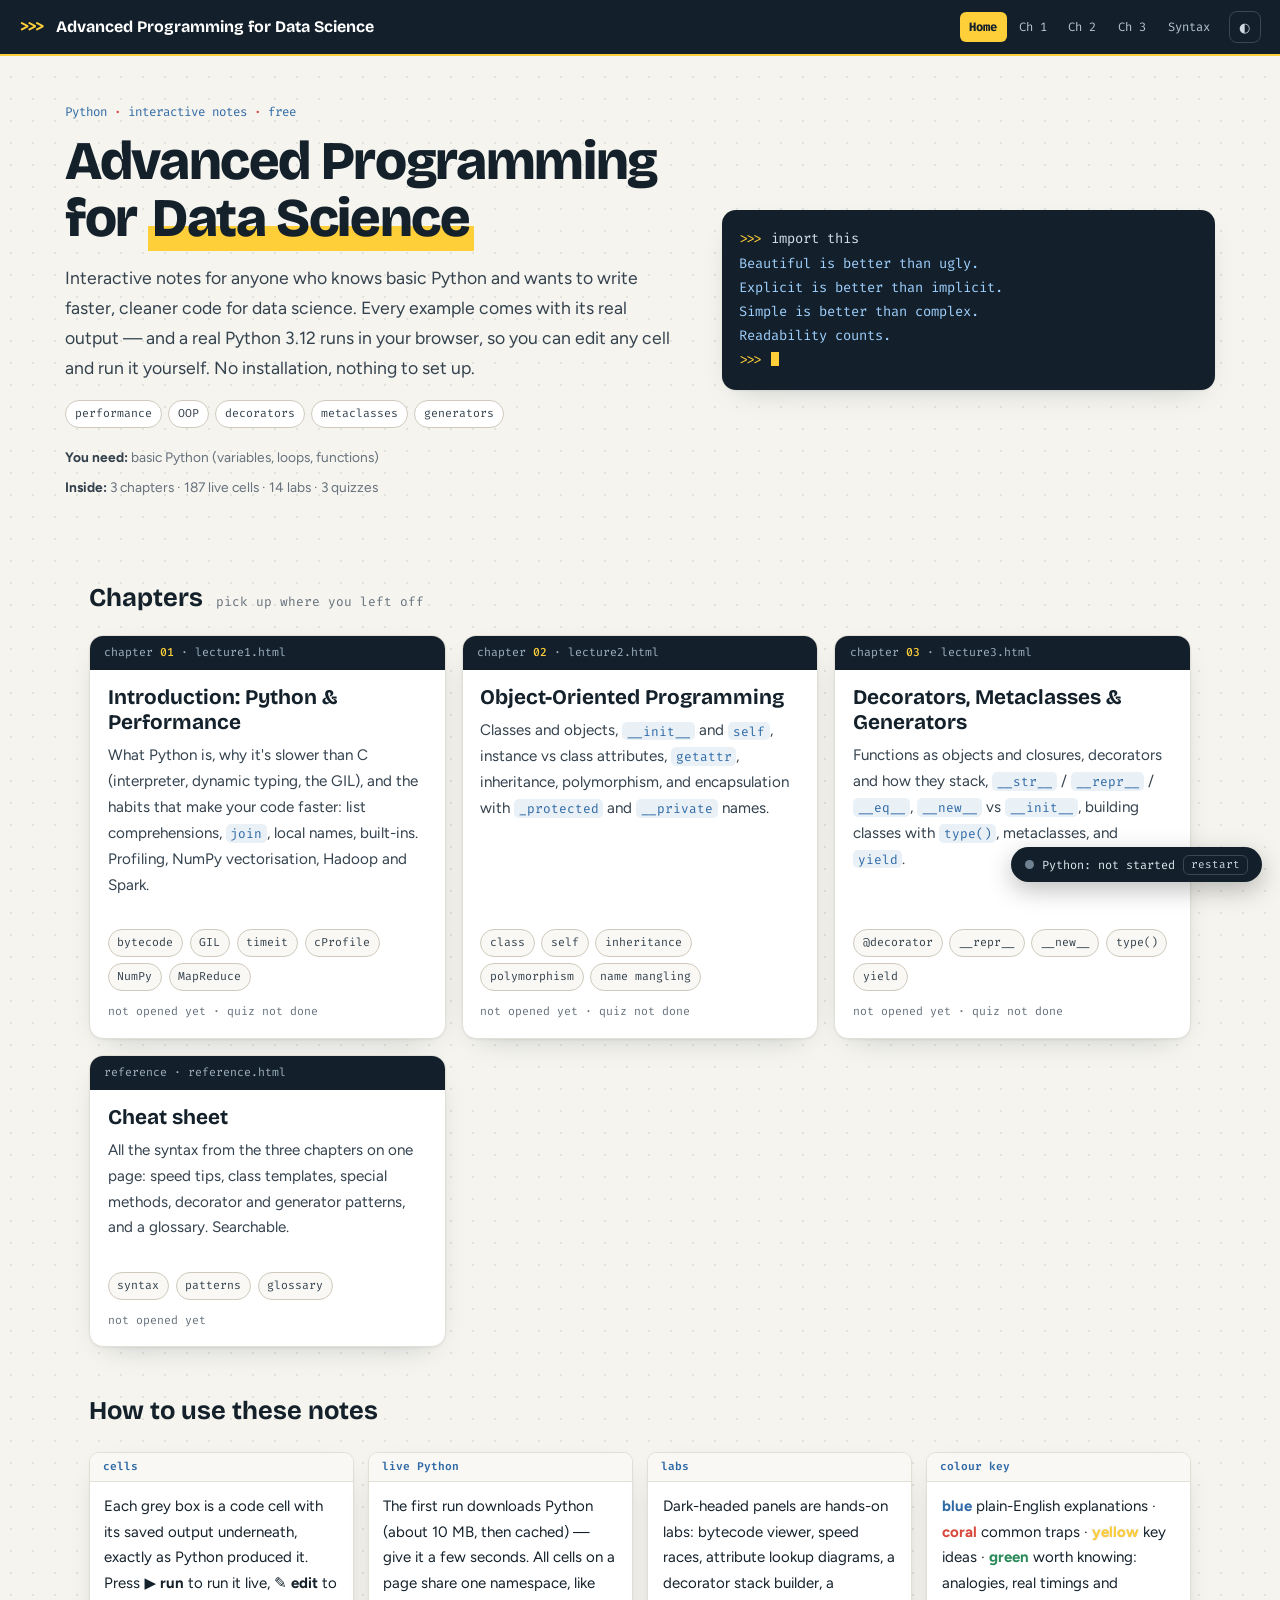
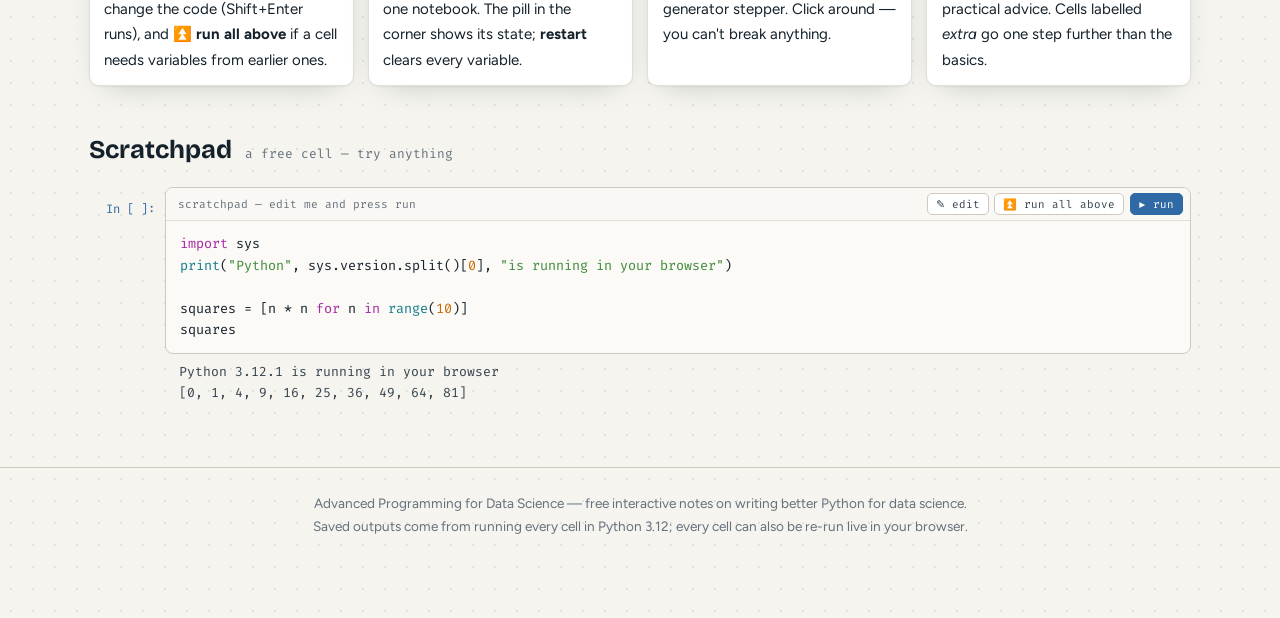
<file: index.html>
<!DOCTYPE html>
<html lang="en">
<head>
<meta charset="UTF-8">
<meta name="viewport" content="width=device-width, initial-scale=1.0">
<title>Advanced Programming for Data Science</title>
<link rel="preconnect" href="https://fonts.googleapis.com">
<link rel="preconnect" href="https://fonts.gstatic.com" crossorigin>
<link href="https://fonts.googleapis.com/css2?family=Bricolage+Grotesque:opsz,wght@12..96,500..800&family=Figtree:ital,wght@0,400;0,600;0,700;1,400&family=Fira+Code:wght@400;600&display=swap" rel="stylesheet">
<link rel="stylesheet" href="assets/style.css">
<script src="assets/site.js"></script>
</head>
<body data-page="home">

<header class="hero">
  <div class="hero-inner">
    <div>
      <div class="eyebrow">Python <b>·</b> interactive notes <b>·</b> free</div>
      <h1>Advanced Programming for <span class="u">Data Science</span></h1>
      <p class="lead">Interactive notes for anyone who knows basic Python and wants to write faster, cleaner code for data science. Every example comes with its real output — and a real Python 3.12 runs in your browser, so you can edit any cell and run it yourself. No installation, nothing to set up.</p>
      <div class="tags"><span>performance</span><span>OOP</span><span>decorators</span><span>metaclasses</span><span>generators</span></div>
      <div class="meta"><span><b>You need:</b> basic Python (variables, loops, functions)</span><span><b>Inside:</b> 3 chapters · 187 live cells · 14 labs · 3 quizzes</span></div>
    </div>
    <div class="repl" aria-hidden="true"><span class="p">&gt;&gt;&gt;</span> import this<br><span class="o">Beautiful is better than ugly.</span><br><span class="o">Explicit is better than implicit.</span><br><span class="o">Simple is better than complex.</span><br><span class="o">Readability counts.</span><br><span class="p">&gt;&gt;&gt;</span> <span class="cursor"></span></div>
  </div>
</header>

<div class="wrap">
  <div class="sec-title"><h2>Chapters</h2><span class="c2">pick up where you left off</span></div>
  <div class="lecs">
    <a class="lec" href="lecture1.html" data-id="l1">
      <div class="ty">chapter <b>01</b> · lecture1.html</div>
      <div class="bd">
        <h3>Introduction: Python &amp; Performance</h3>
        <p>What Python is, why it's slower than C (interpreter, dynamic typing, the GIL), and the habits that make your code faster: list comprehensions, <code>join</code>, local names, built-ins. Profiling, NumPy vectorisation, Hadoop and Spark.</p>
        <div class="tags"><span>bytecode</span><span>GIL</span><span>timeit</span><span>cProfile</span><span>NumPy</span><span>MapReduce</span></div>
        <div class="prog"></div>
      </div>
    </a>
    <a class="lec" href="lecture2.html" data-id="l2">
      <div class="ty">chapter <b>02</b> · lecture2.html</div>
      <div class="bd">
        <h3>Object-Oriented Programming</h3>
        <p>Classes and objects, <code>__init__</code> and <code>self</code>, instance vs class attributes, <code>getattr</code>, inheritance, polymorphism, and encapsulation with <code>_protected</code> and <code>__private</code> names.</p>
        <div class="tags"><span>class</span><span>self</span><span>inheritance</span><span>polymorphism</span><span>name mangling</span></div>
        <div class="prog"></div>
      </div>
    </a>
    <a class="lec" href="lecture3.html" data-id="l3">
      <div class="ty">chapter <b>03</b> · lecture3.html</div>
      <div class="bd">
        <h3>Decorators, Metaclasses &amp; Generators</h3>
        <p>Functions as objects and closures, decorators and how they stack, <code>__str__</code> / <code>__repr__</code> / <code>__eq__</code>, <code>__new__</code> vs <code>__init__</code>, building classes with <code>type()</code>, metaclasses, and <code>yield</code>.</p>
        <div class="tags"><span>@decorator</span><span>__repr__</span><span>__new__</span><span>type()</span><span>yield</span></div>
        <div class="prog"></div>
      </div>
    </a>
    <a class="lec" href="reference.html" data-id="ref">
      <div class="ty">reference · reference.html</div>
      <div class="bd">
        <h3>Cheat sheet</h3>
        <p>All the syntax from the three chapters on one page: speed tips, class templates, special methods, decorator and generator patterns, and a glossary. Searchable.</p>
        <div class="tags"><span>syntax</span><span>patterns</span><span>glossary</span></div>
        <div class="prog"></div>
      </div>
    </a>
  </div>

  <div class="sec-title"><h2>How to use these notes</h2></div>
  <div class="grid">
    <div class="obj"><div class="ty"><b>cells</b></div><div class="bd"><p>Each grey box is a code cell with its saved output underneath, exactly as Python produced it. Press <strong>▶ run</strong> to run it live, <strong>✎ edit</strong> to change the code (Shift+Enter runs), and <strong>⏫ run all above</strong> if a cell needs variables from earlier ones.</p></div></div>
    <div class="obj"><div class="ty"><b>live Python</b></div><div class="bd"><p>The first run downloads Python (about 10 MB, then cached) — give it a few seconds. All cells on a page share one namespace, like one notebook. The pill in the corner shows its state; <strong>restart</strong> clears every variable.</p></div></div>
    <div class="obj"><div class="ty"><b>labs</b></div><div class="bd"><p>Dark-headed panels are hands-on labs: bytecode viewer, speed races, attribute lookup diagrams, a decorator stack builder, a generator stepper. Click around — you can't break anything.</p></div></div>
    <div class="obj"><div class="ty"><b>colour key</b></div><div class="bd"><p><span class="badge-k" style="color:var(--py-blue);font-weight:700">blue</span> plain-English explanations · <span style="color:var(--coral);font-weight:700">coral</span> common traps · <span style="color:var(--py-yellow);font-weight:700;text-shadow:0 0 1px #0004">yellow</span> key ideas · <span style="color:var(--green);font-weight:700">green</span> worth knowing: analogies, real timings and practical advice. Cells labelled <em>extra</em> go one step further than the basics.</p></div></div>
  </div>

  <div class="sec-title"><h2>Scratchpad</h2><span class="c2">a free cell — try anything</span></div>
  <div class="cell" data-label="scratchpad — edit me and press run"><pre class="py">import sys
print("Python", sys.version.split()[0], "is running in your browser")

squares = [n * n for n in range(10)]
squares</pre>
  <pre class="o">Python 3.12.1 is running in your browser
[0, 1, 4, 9, 16, 25, 36, 49, 64, 81]</pre></div>
</div>

<script>
document.addEventListener('ds:ready', () => {
  const S = window.DS_STORE, visited = S.get('visited', {}), quiz = S.get('quiz', {});
  document.querySelectorAll('.lec[data-id]').forEach(card => {
    const id = card.dataset.id, q = quiz[id], el = card.querySelector('.prog');
    if (id === 'ref') { el.innerHTML = visited[id] ? '<b>✓</b> opened' : 'not opened yet'; return; }
    el.innerHTML = (visited[id] ? '<b>✓</b> opened' : 'not opened yet') + ' · ' + (q ? `quiz <b>${q.right}/${q.total}</b>` : 'quiz not done');
  });
});
</script>
</body>
</html>
</file>
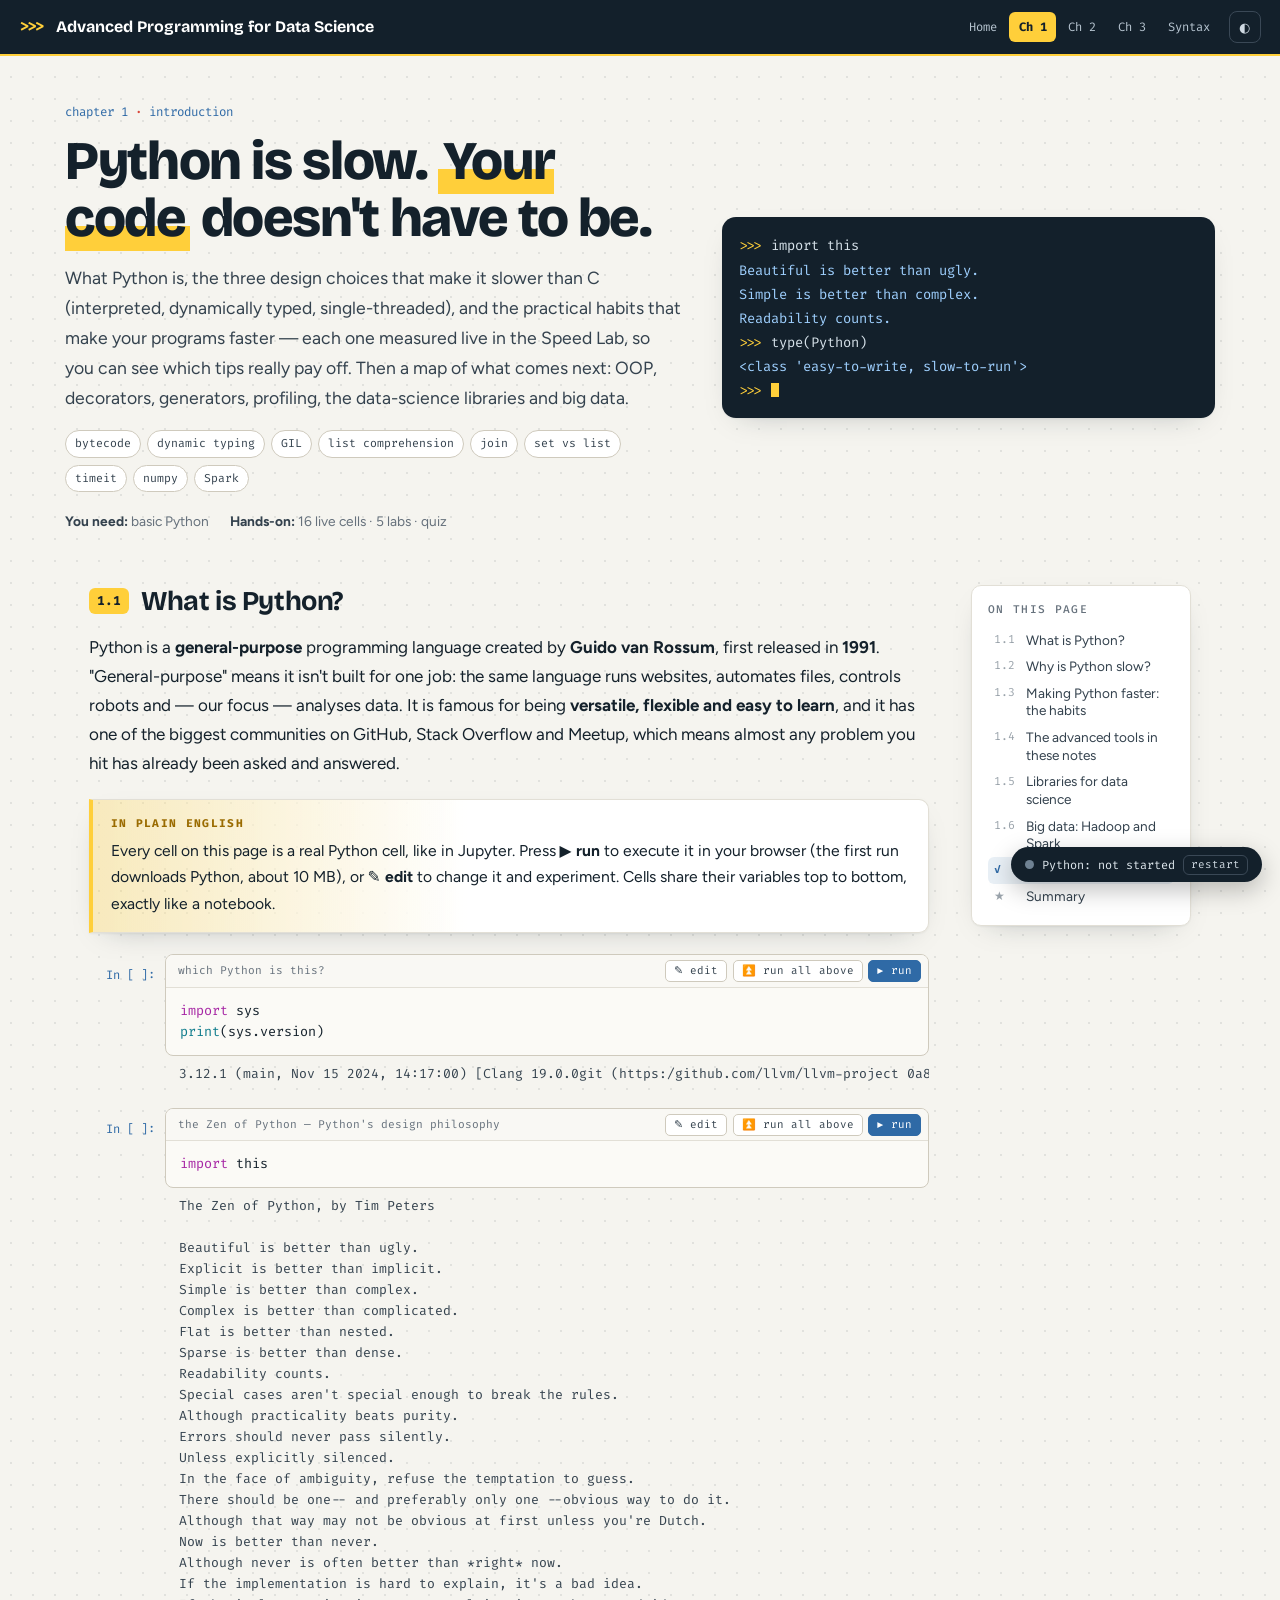
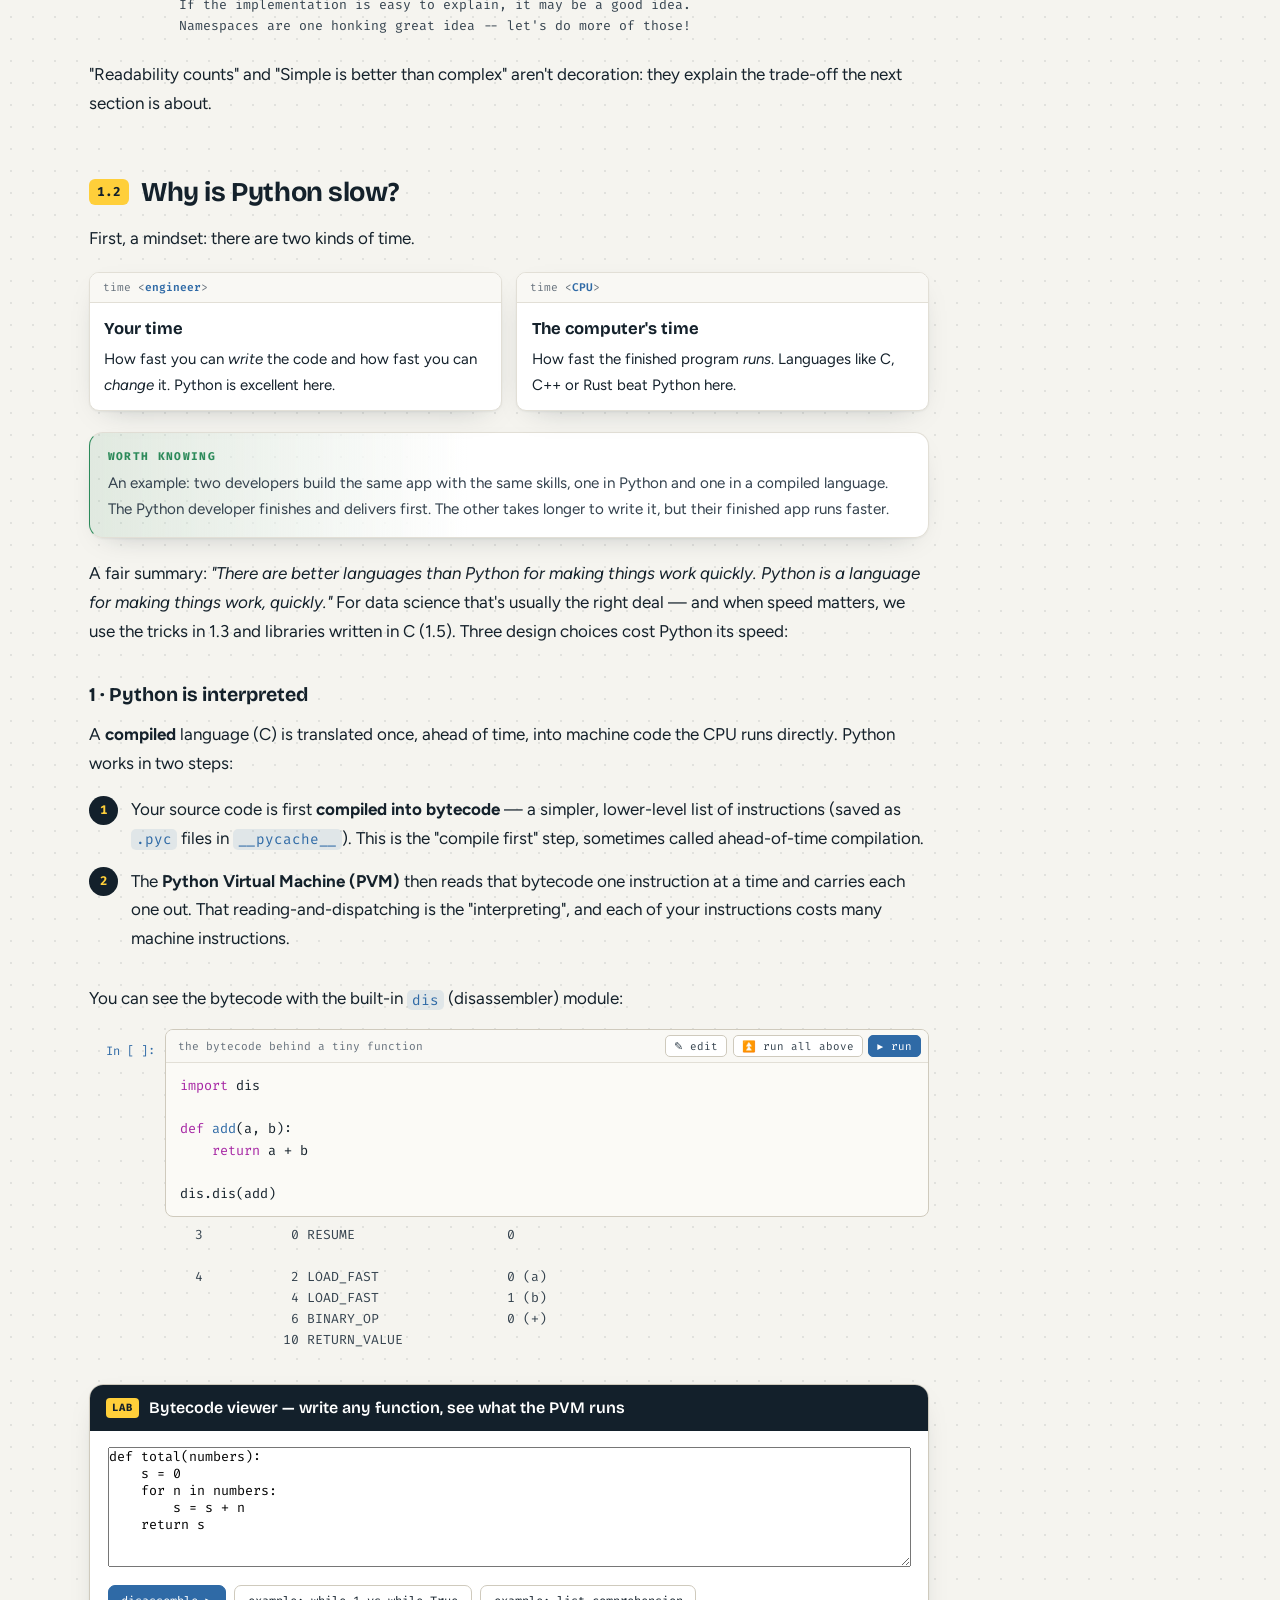
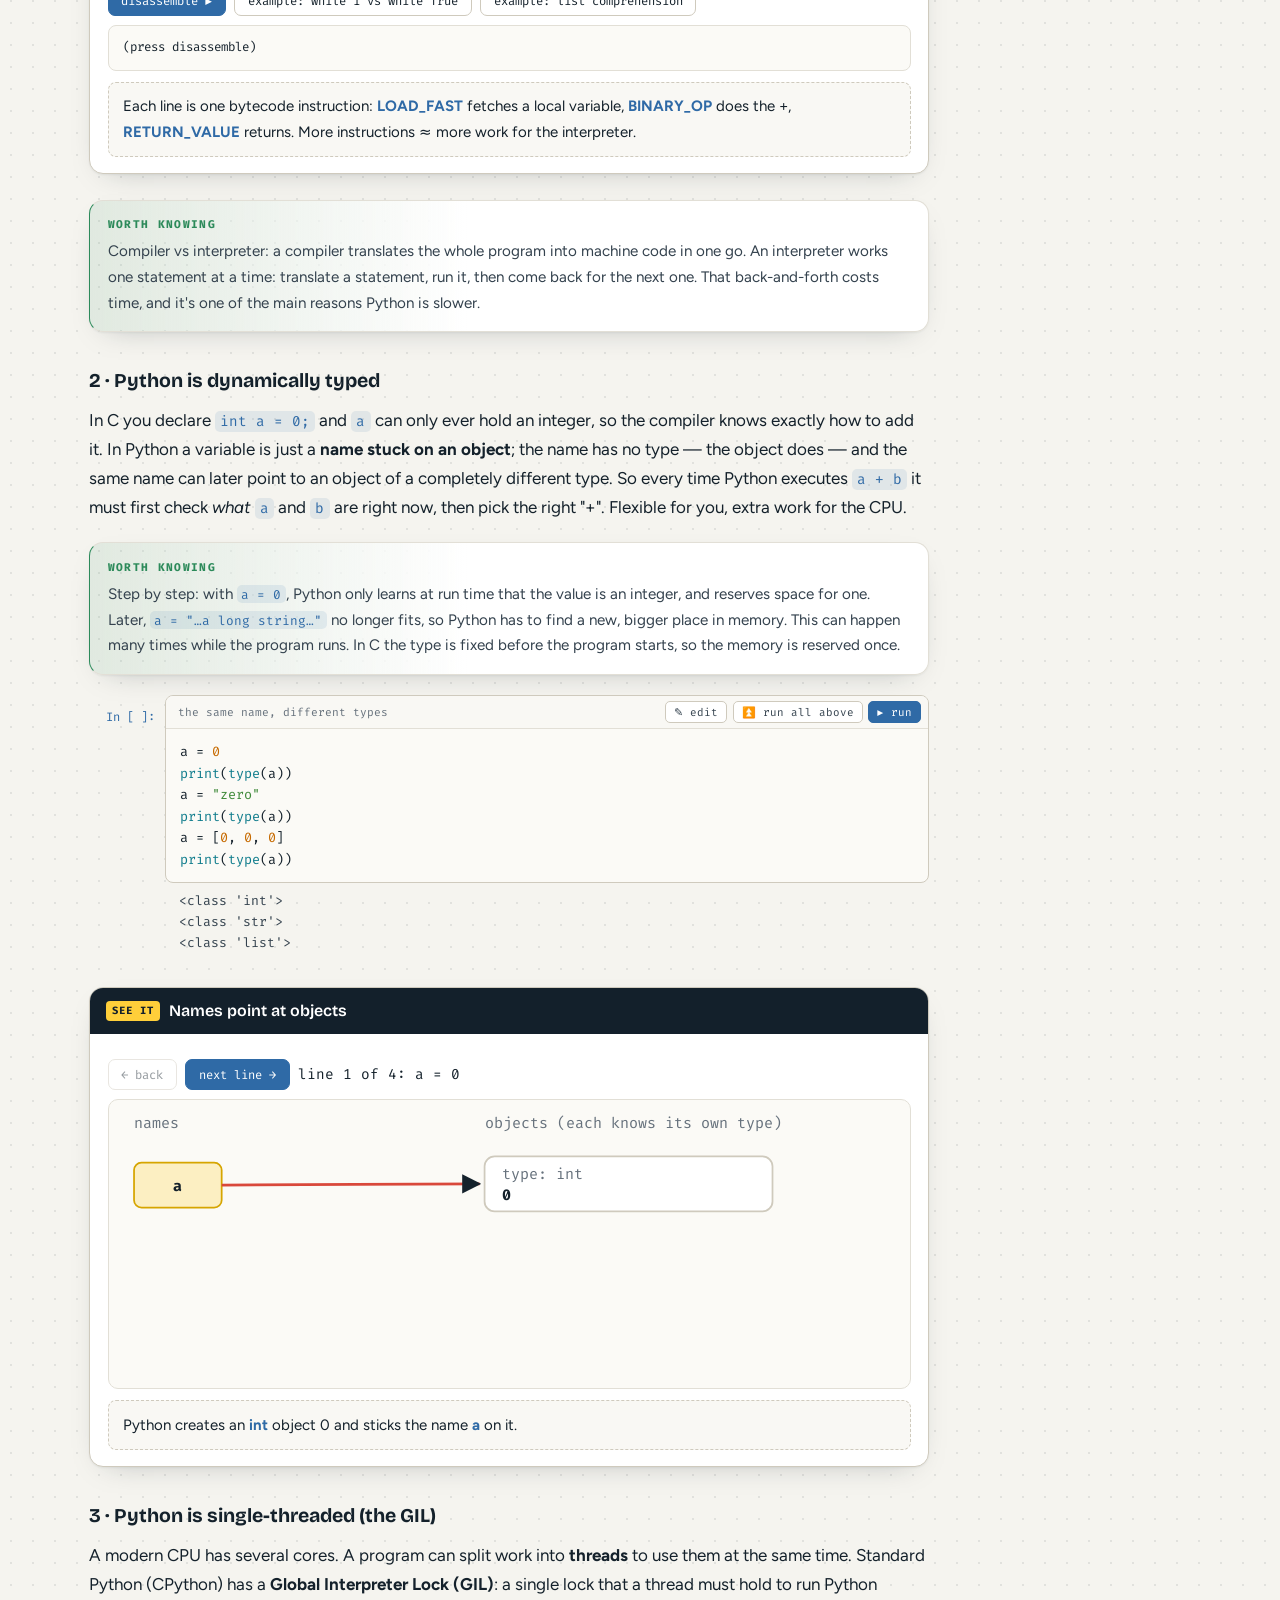
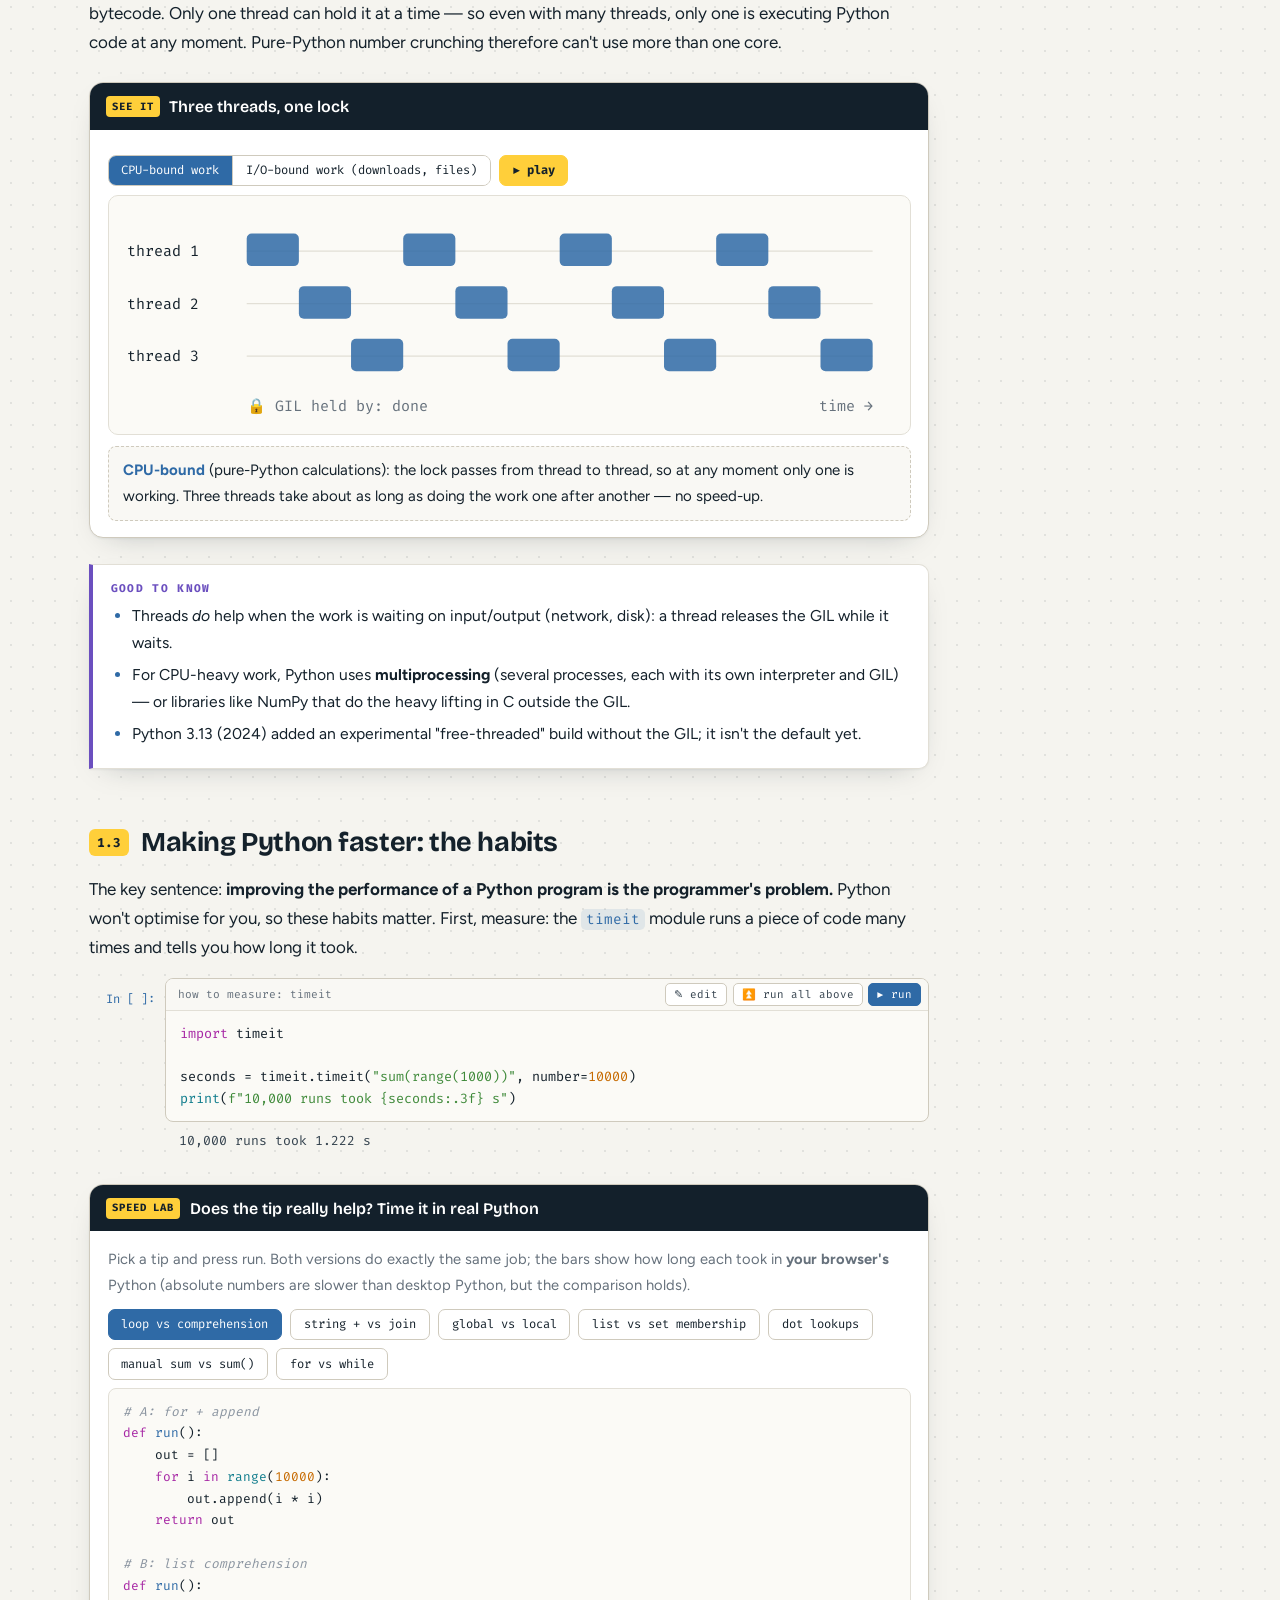
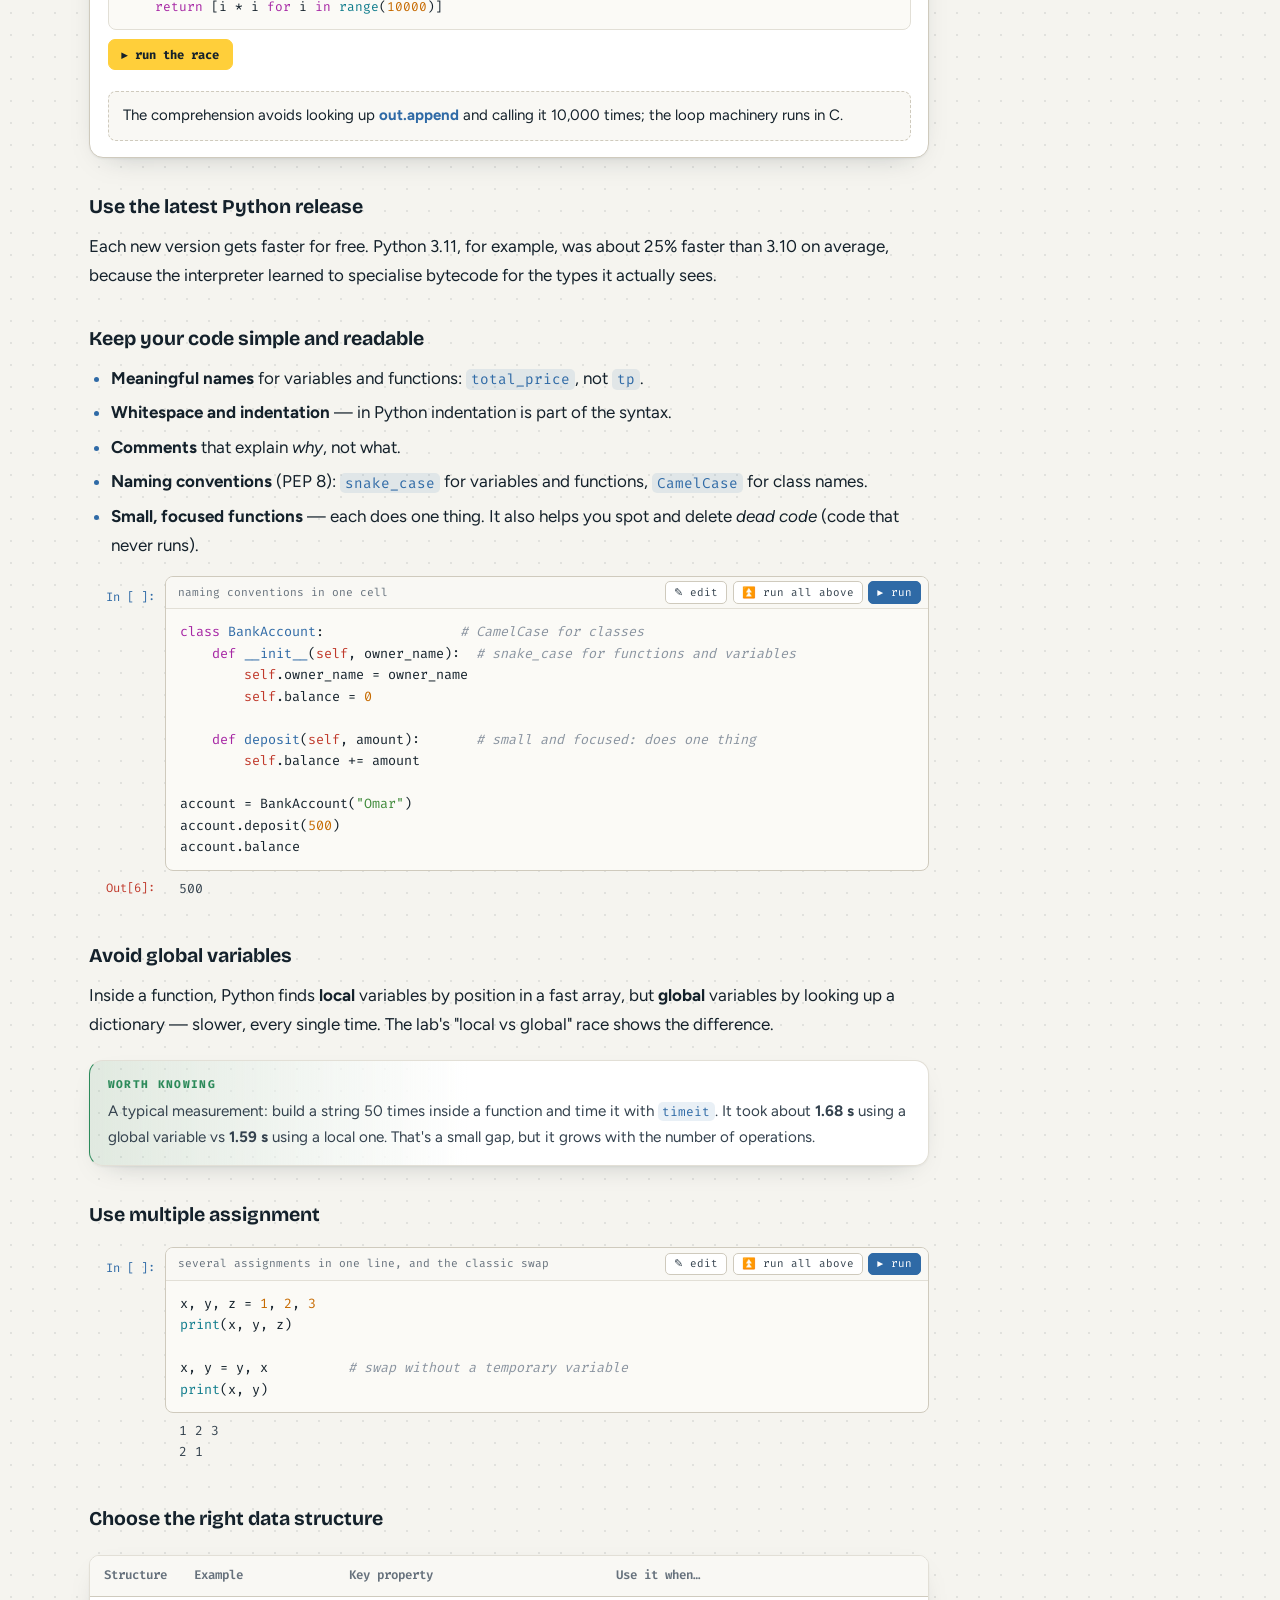
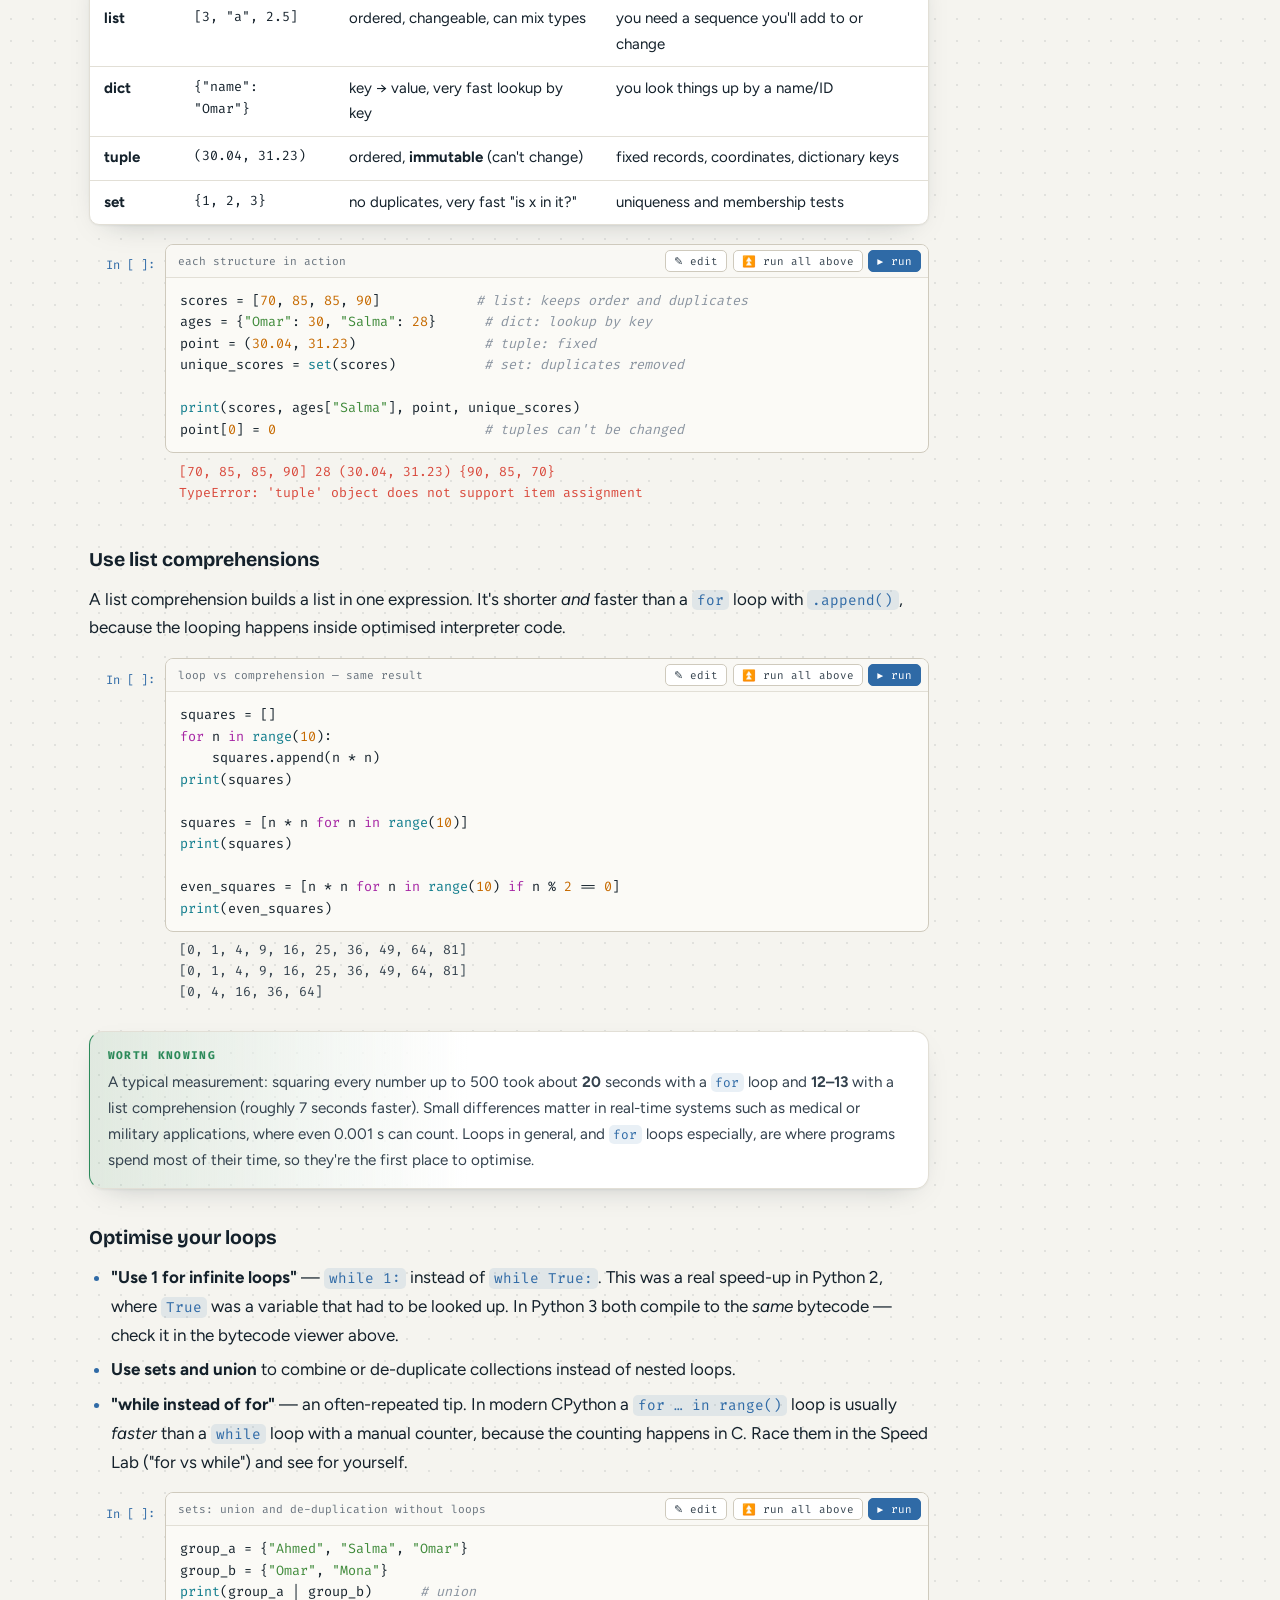
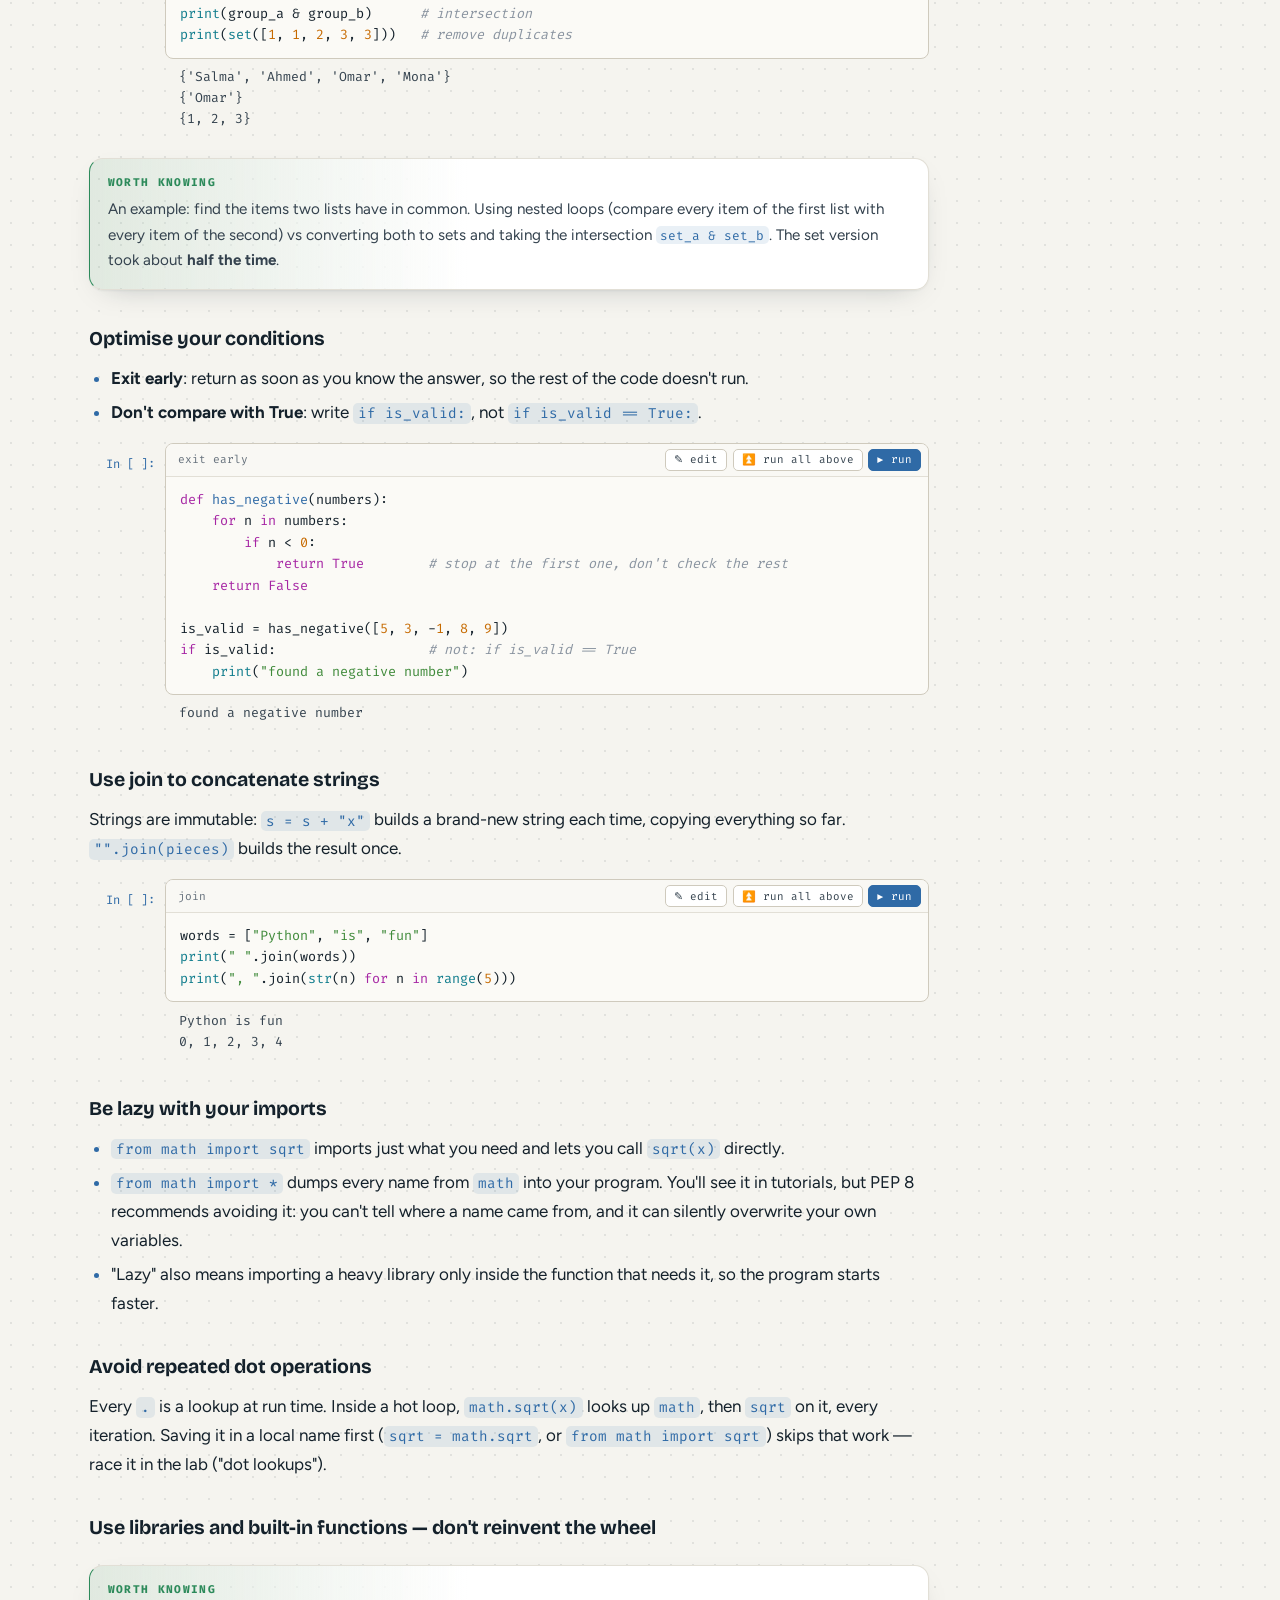
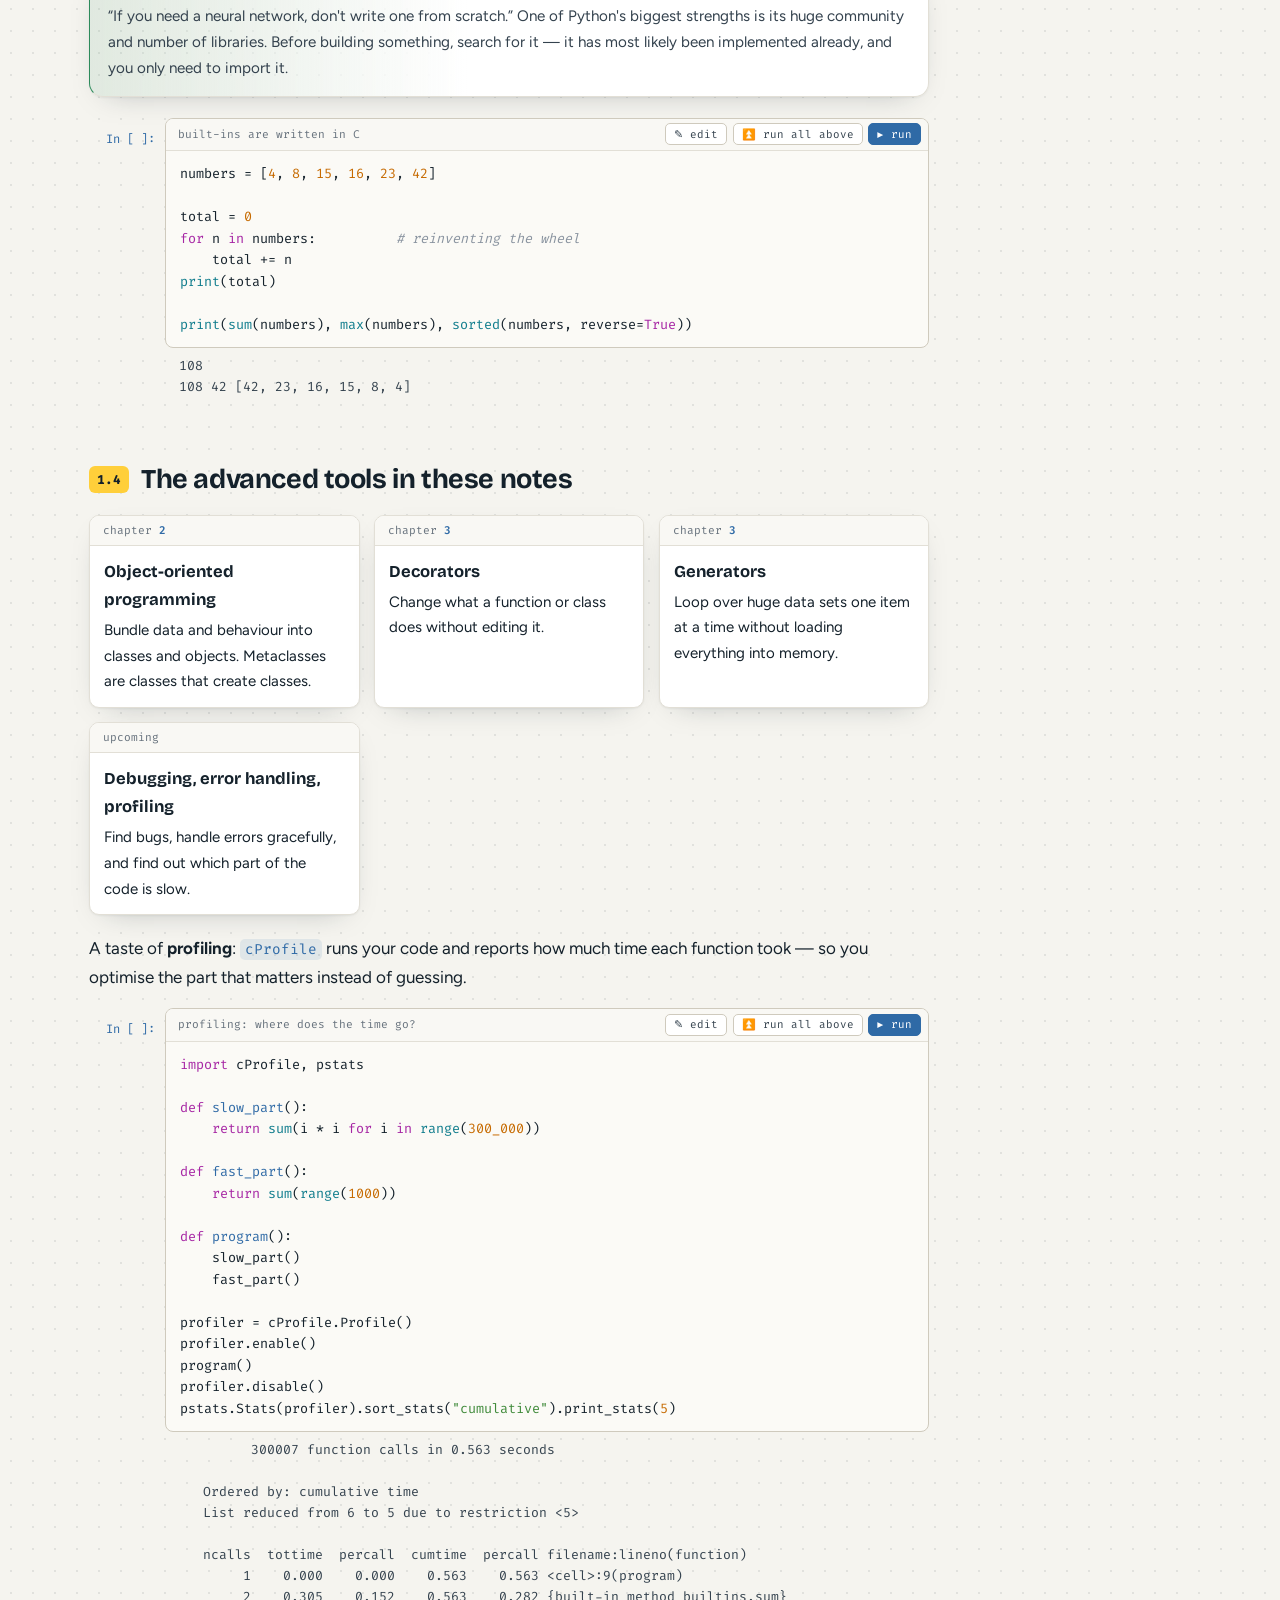
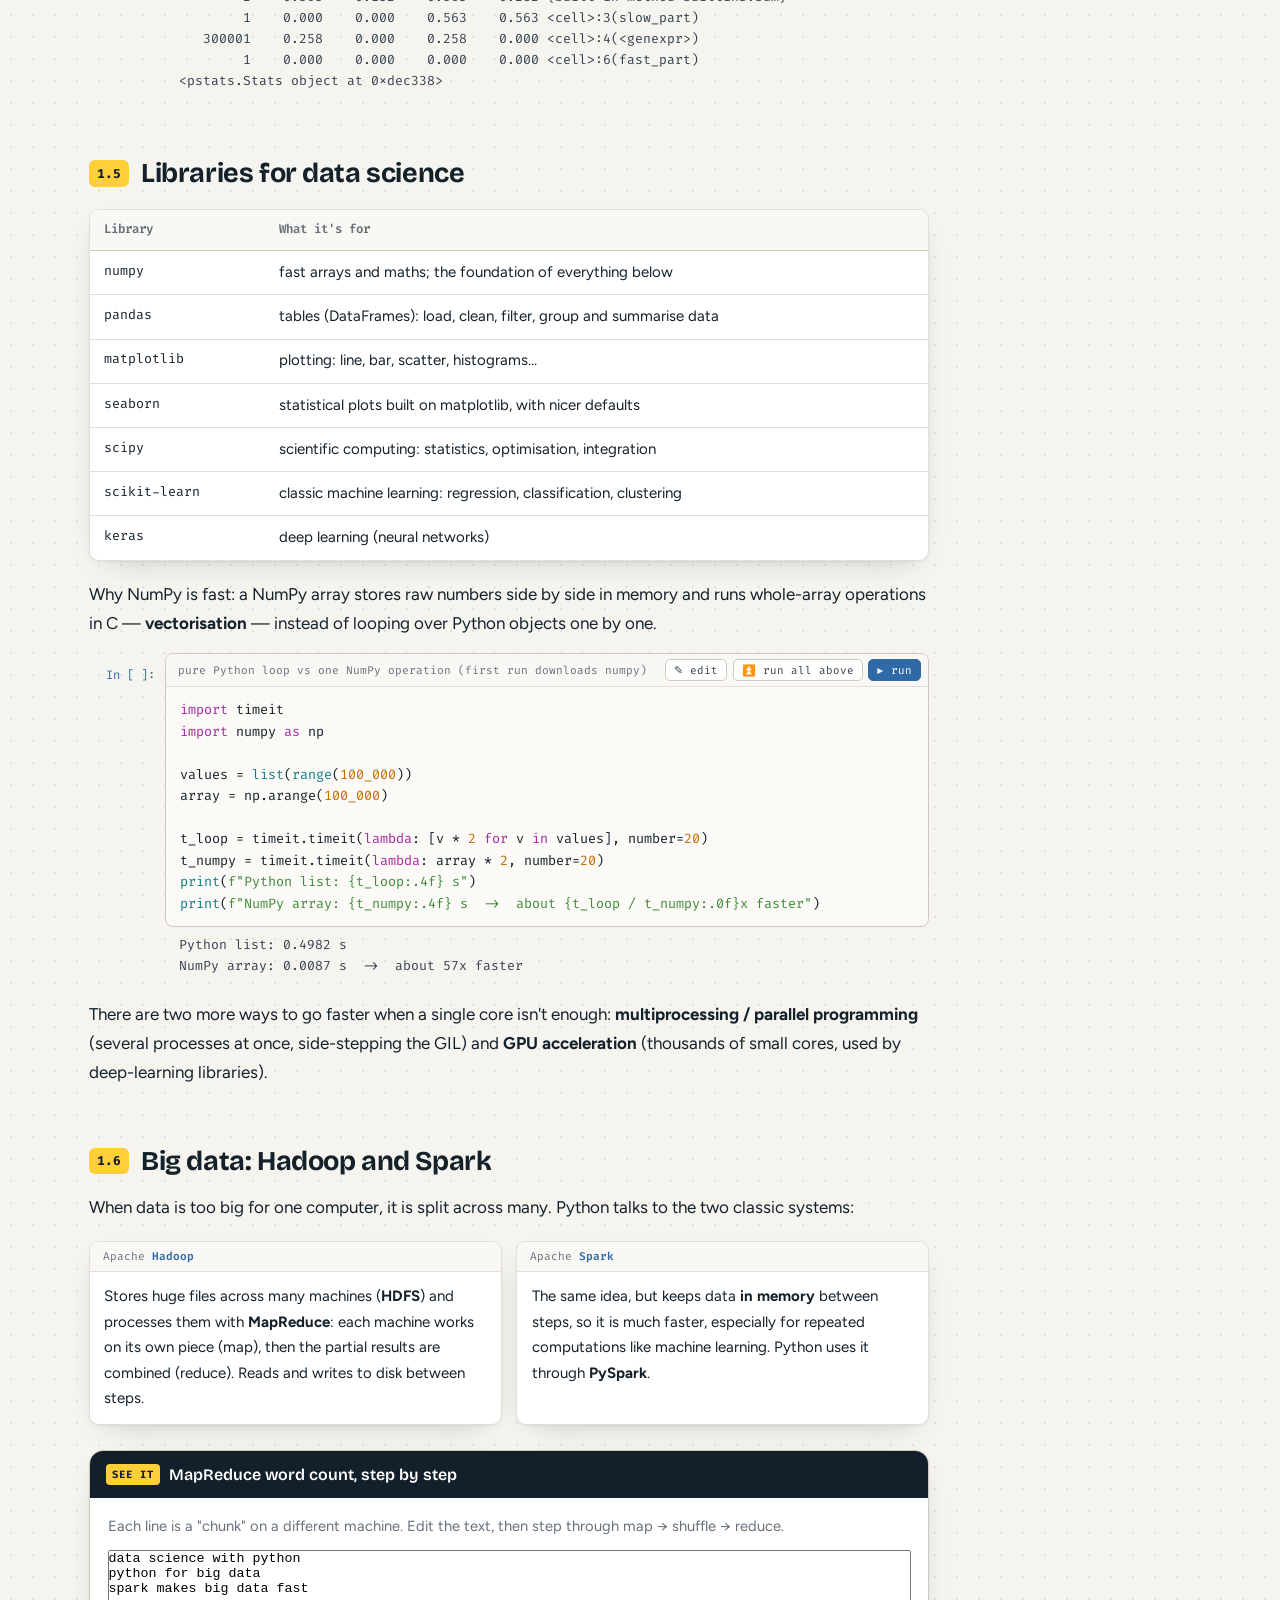
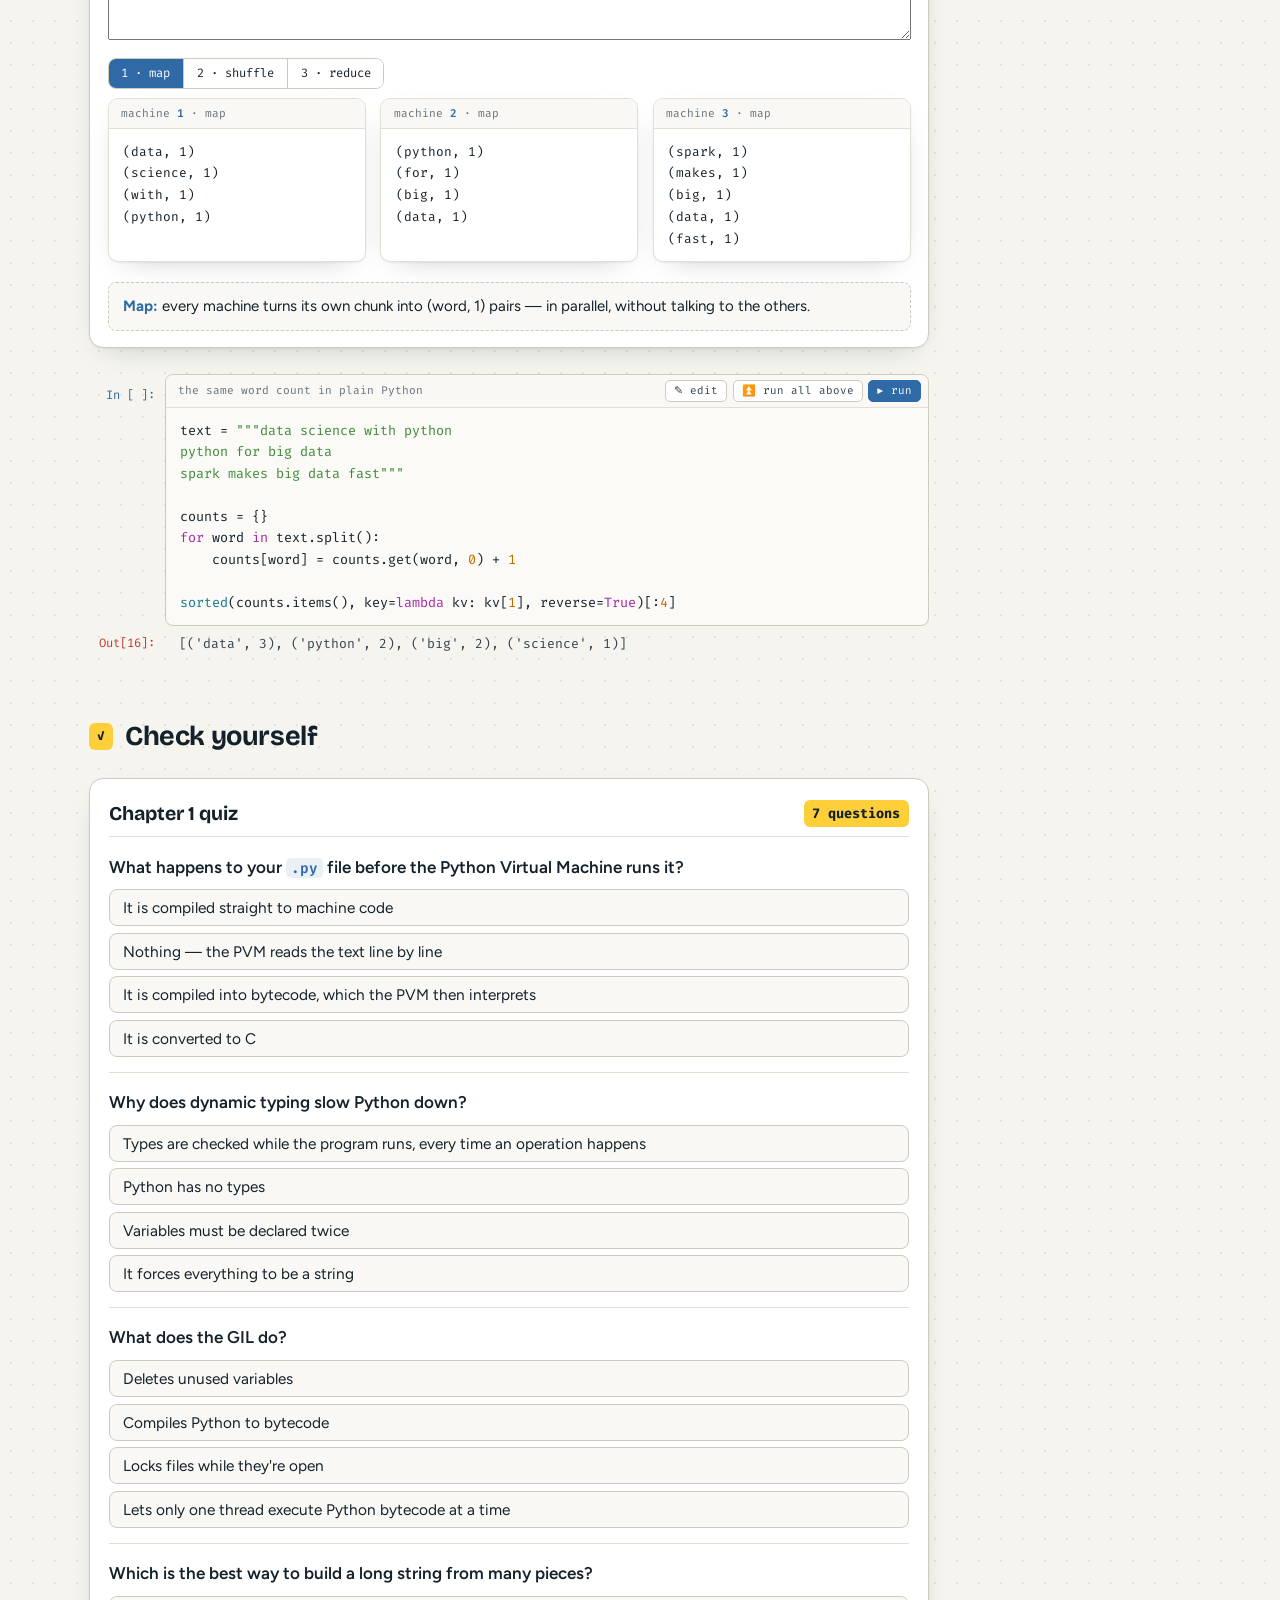
<file: lecture1.html>
<!DOCTYPE html>
<html lang="en">
<head>
<meta charset="UTF-8">
<meta name="viewport" content="width=device-width, initial-scale=1.0">
<title>Ch 1 · Python &amp; Performance — Advanced Programming for Data Science</title>
<link rel="preconnect" href="https://fonts.googleapis.com">
<link rel="preconnect" href="https://fonts.gstatic.com" crossorigin>
<link href="https://fonts.googleapis.com/css2?family=Bricolage+Grotesque:opsz,wght@12..96,500..800&family=Figtree:ital,wght@0,400;0,600;0,700;1,400&family=Fira+Code:wght@400;600&display=swap" rel="stylesheet">
<link rel="stylesheet" href="assets/style.css">
<script src="assets/site.js"></script>
</head>
<body data-page="l1">

<header class="hero">
  <div class="hero-inner">
    <div>
      <div class="eyebrow">chapter 1 <b>·</b> introduction</div>
      <h1>Python is slow. <span class="u">Your code</span> doesn't have to be.</h1>
      <p class="lead">What Python is, the three design choices that make it slower than C (interpreted, dynamically typed, single-threaded), and the practical habits that make your programs faster — each one measured live in the Speed Lab, so you can see which tips really pay off. Then a map of what comes next: OOP, decorators, generators, profiling, the data-science libraries and big data.</p>
      <div class="tags"><span>bytecode</span><span>dynamic typing</span><span>GIL</span><span>list comprehension</span><span>join</span><span>set vs list</span><span>timeit</span><span>numpy</span><span>Spark</span></div>
      <div class="meta"><span><b>You need:</b> basic Python</span><span><b>Hands-on:</b> 16 live cells · 5 labs · quiz</span></div>
    </div>
    <div class="repl" aria-hidden="true"><span class="p">&gt;&gt;&gt;</span> import this<br><span class="o">Beautiful is better than ugly.</span><br><span class="o">Simple is better than complex.</span><br><span class="o">Readability counts.</span><br><span class="p">&gt;&gt;&gt;</span> type(Python)<br><span class="o">&lt;class 'easy-to-write, slow-to-run'&gt;</span><br><span class="p">&gt;&gt;&gt;</span> <span class="cursor"></span></div>
  </div>
</header>

<div class="page">
<main class="content">

<section class="section" id="s-what">
  <div class="sec-head"><span class="sec-num">1.1</span><h2>What is Python?</h2></div>
  <p>Python is a <strong>general-purpose</strong> programming language created by <strong>Guido van Rossum</strong>, first released in <strong>1991</strong>. "General-purpose" means it isn't built for one job: the same language runs websites, automates files, controls robots and — our focus — analyses data. It is famous for being <strong>versatile, flexible and easy to learn</strong>, and it has one of the biggest communities on GitHub, Stack Overflow and Meetup, which means almost any problem you hit has already been asked and answered.</p>
  <div class="note plain"><div class="lbl">In plain English</div><p>Every cell on this page is a real Python cell, like in Jupyter. Press <b>▶ run</b> to execute it in your browser (the first run downloads Python, about 10 MB), or <b>✎ edit</b> to change it and experiment. Cells share their variables top to bottom, exactly like a notebook.</p></div>
  <div class="cell" data-label="which Python is this?"><pre class="py">import sys
print(sys.version)</pre>
  <pre class="o">3.12.1 (main, Nov 15 2024, 14:17:00) [Clang 19.0.0git (https:/github.com/llvm/llvm-project 0a8cd1ed1f4f35905df318015b</pre></div>
  <div class="cell" data-label="the Zen of Python — Python's design philosophy"><pre class="py">import this</pre>
  <pre class="o">The Zen of Python, by Tim Peters

Beautiful is better than ugly.
Explicit is better than implicit.
Simple is better than complex.
Complex is better than complicated.
Flat is better than nested.
Sparse is better than dense.
Readability counts.
Special cases aren't special enough to break the rules.
Although practicality beats purity.
Errors should never pass silently.
Unless explicitly silenced.
In the face of ambiguity, refuse the temptation to guess.
There should be one-- and preferably only one --obvious way to do it.
Although that way may not be obvious at first unless you're Dutch.
Now is better than never.
Although never is often better than *right* now.
If the implementation is hard to explain, it's a bad idea.
If the implementation is easy to explain, it may be a good idea.
Namespaces are one honking great idea -- let's do more of those!</pre></div>
  <p>"Readability counts" and "Simple is better than complex" aren't decoration: they explain the trade-off the next section is about.</p>
</section>

<section class="section" id="s-slow">
  <div class="sec-head"><span class="sec-num">1.2</span><h2>Why is Python slow?</h2></div>
  <p>First, a mindset: there are two kinds of time.</p>
  <div class="grid">
    <div class="obj"><div class="ty">time &lt;<b>engineer</b>&gt;</div><div class="bd"><h4>Your time</h4><p>How fast you can <em>write</em> the code and how fast you can <em>change</em> it. Python is excellent here.</p></div></div>
    <div class="obj"><div class="ty">time &lt;<b>CPU</b>&gt;</div><div class="bd"><h4>The computer's time</h4><p>How fast the finished program <em>runs</em>. Languages like C, C++ or Rust beat Python here.</p></div></div>
  </div>

  <div class="note lec"><div class="lbl">Worth knowing</div><p>An example: two developers build the same app with the same skills, one in Python and one in a compiled language. The Python developer finishes and delivers first. The other takes longer to write it, but their finished app runs faster.</p></div>
  <p>A fair summary: <em>"There are better languages than Python for making things work quickly. Python is a language for making things work, quickly."</em> For data science that's usually the right deal — and when speed matters, we use the tricks in 1.3 and libraries written in C (1.5). Three design choices cost Python its speed:</p>

  <h3>1 · Python is interpreted</h3>
  <p>A <strong>compiled</strong> language (C) is translated once, ahead of time, into machine code the CPU runs directly. Python works in two steps:</p>
  <ol class="steps">
    <li>Your source code is first <strong>compiled into bytecode</strong> — a simpler, lower-level list of instructions (saved as <code>.pyc</code> files in <code>__pycache__</code>). This is the "compile first" step, sometimes called ahead-of-time compilation.</li>
    <li>The <strong>Python Virtual Machine (PVM)</strong> then reads that bytecode one instruction at a time and carries each one out. That reading-and-dispatching is the "interpreting", and each of your instructions costs many machine instructions.</li>
  </ol>
  <p>You can see the bytecode with the built-in <code>dis</code> (disassembler) module:</p>
  <div class="cell" data-label="the bytecode behind a tiny function"><pre class="py">import dis

def add(a, b):
    return a + b

dis.dis(add)</pre>
  <pre class="o">  3           0 RESUME                   0

  4           2 LOAD_FAST                0 (a)
              4 LOAD_FAST                1 (b)
              6 BINARY_OP                0 (+)
             10 RETURN_VALUE</pre></div>
  <div class="lab" id="lab-dis">
    <div class="lab-head"><span class="badge">lab</span><span class="title">Bytecode viewer — write any function, see what the PVM runs</span></div>
    <div class="lab-body">
      <textarea class="txt" id="dis-src" spellcheck="false" style="width:100%;min-height:120px;font-family:var(--f-mono)">def total(numbers):
    s = 0
    for n in numbers:
        s = s + n
    return s</textarea>
      <div class="row"><button class="btn primary" id="dis-run">disassemble ▶</button><button class="btn" data-ex="while">example: while 1 vs while True</button><button class="btn" data-ex="comp">example: list comprehension</button></div>
      <pre class="hl-py" id="dis-out" style="font-family:var(--f-mono);font-size:.78rem;background:var(--code-bg);border:1px solid var(--line);border-radius:8px;padding:.7rem .9rem;max-height:340px;overflow:auto;white-space:pre">(press disassemble)</pre>
      <div class="explain">Each line is one bytecode instruction: <b>LOAD_FAST</b> fetches a local variable, <b>BINARY_OP</b> does the +, <b>RETURN_VALUE</b> returns. More instructions ≈ more work for the interpreter.</div>
    </div>
  </div>


  <div class="note lec"><div class="lbl">Worth knowing</div><p>Compiler vs interpreter: a compiler translates the whole program into machine code in one go. An interpreter works one statement at a time: translate a statement, run it, then come back for the next one. That back-and-forth costs time, and it's one of the main reasons Python is slower.</p></div>

  <h3>2 · Python is dynamically typed</h3>
  <p>In C you declare <code>int a = 0;</code> and <code>a</code> can only ever hold an integer, so the compiler knows exactly how to add it. In Python a variable is just a <strong>name stuck on an object</strong>; the name has no type — the object does — and the same name can later point to an object of a completely different type. So every time Python executes <code>a + b</code> it must first check <em>what</em> <code>a</code> and <code>b</code> are right now, then pick the right "+". Flexible for you, extra work for the CPU.</p>

  <div class="note lec"><div class="lbl">Worth knowing</div><p>Step by step: with <code>a = 0</code>, Python only learns at run time that the value is an integer, and reserves space for one. Later, <code>a = "…a long string…"</code> no longer fits, so Python has to find a new, bigger place in memory. This can happen many times while the program runs. In C the type is fixed before the program starts, so the memory is reserved once.</p></div>
  <div class="cell" data-label="the same name, different types"><pre class="py">a = 0
print(type(a))
a = "zero"
print(type(a))
a = [0, 0, 0]
print(type(a))</pre>
  <pre class="o">&lt;class 'int'&gt;
&lt;class 'str'&gt;
&lt;class 'list'&gt;</pre></div>
  <div class="lab" id="lab-names">
    <div class="lab-head"><span class="badge">see it</span><span class="title">Names point at objects</span></div>
    <div class="lab-body">
      <div class="row"><button class="btn" id="nm-prev">← back</button><button class="btn primary" id="nm-next">next line →</button><span class="mono small" id="nm-step" style="font-family:var(--f-mono)"></span></div>
      <svg class="dia" id="nm-svg" viewBox="0 0 640 230"></svg>
      <div class="explain" id="nm-exp"></div>
    </div>
  </div>

  <h3>3 · Python is single-threaded (the GIL)</h3>
  <p>A modern CPU has several cores. A program can split work into <strong>threads</strong> to use them at the same time. Standard Python (CPython) has a <strong>Global Interpreter Lock (GIL)</strong>: a single lock that a thread must hold to run Python bytecode. Only one thread can hold it at a time — so even with many threads, only one is executing Python code at any moment. Pure-Python number crunching therefore can't use more than one core.</p>
  <div class="lab" id="lab-gil">
    <div class="lab-head"><span class="badge">see it</span><span class="title">Three threads, one lock</span></div>
    <div class="lab-body">
      <div class="row"><span class="seg"><button class="btn on" data-g="cpu">CPU-bound work</button><button class="btn" data-g="io">I/O-bound work (downloads, files)</button></span><button class="btn yellow" id="gil-play">▶ play</button></div>
      <svg class="dia" id="gil-svg" viewBox="0 0 640 190"></svg>
      <div class="explain" id="gil-exp"></div>
    </div>
  </div>
  <div class="note key"><div class="lbl">Good to know</div><ul><li>Threads <em>do</em> help when the work is waiting on input/output (network, disk): a thread releases the GIL while it waits.</li><li>For CPU-heavy work, Python uses <strong>multiprocessing</strong> (several processes, each with its own interpreter and GIL) — or libraries like NumPy that do the heavy lifting in C outside the GIL.</li><li>Python 3.13 (2024) added an experimental "free-threaded" build without the GIL; it isn't the default yet.</li></ul></div>
</section>

<section class="section" id="s-tips">
  <div class="sec-head"><span class="sec-num">1.3</span><h2>Making Python faster: the habits</h2></div>
  <p>The key sentence: <strong>improving the performance of a Python program is the programmer's problem.</strong> Python won't optimise for you, so these habits matter. First, measure: the <code>timeit</code> module runs a piece of code many times and tells you how long it took.</p>
  <div class="cell" data-label="how to measure: timeit"><pre class="py">import timeit

seconds = timeit.timeit("sum(range(1000))", number=10000)
print(f"10,000 runs took {seconds:.3f} s")</pre>
  <pre class="o">10,000 runs took 1.222 s</pre></div>

  <div class="lab" id="lab-speed">
    <div class="lab-head"><span class="badge">speed lab</span><span class="title">Does the tip really help? Time it in real Python</span></div>
    <div class="lab-body">
      <p class="hint">Pick a tip and press run. Both versions do exactly the same job; the bars show how long each took in <b>your browser's</b> Python (absolute numbers are slower than desktop Python, but the comparison holds).</p>
      <div class="row" id="sp-btns"></div>
      <pre class="hl-py" id="sp-code" style="font-family:var(--f-mono);font-size:.8rem;background:var(--code-bg);border:1px solid var(--line);border-radius:8px;padding:.7rem .9rem;overflow:auto;white-space:pre"></pre>
      <div class="row"><button class="btn yellow" id="sp-run">▶ run the race</button><span class="small muted" id="sp-status"></span></div>
      <div class="bars" id="sp-bars"></div>
      <div class="explain" id="sp-exp"></div>
    </div>
  </div>

  <h3>Use the latest Python release</h3>
  <p>Each new version gets faster for free. Python 3.11, for example, was about 25% faster than 3.10 on average, because the interpreter learned to specialise bytecode for the types it actually sees.</p>

  <h3>Keep your code simple and readable</h3>
  <ul>
    <li><strong>Meaningful names</strong> for variables and functions: <code>total_price</code>, not <code>tp</code>.</li>
    <li><strong>Whitespace and indentation</strong> — in Python indentation is part of the syntax.</li>
    <li><strong>Comments</strong> that explain <em>why</em>, not what.</li>
    <li><strong>Naming conventions</strong> (PEP 8): <code>snake_case</code> for variables and functions, <code>CamelCase</code> for class names.</li>
    <li><strong>Small, focused functions</strong> — each does one thing. It also helps you spot and delete <em>dead code</em> (code that never runs).</li>
  </ul>
  <div class="cell" data-label="naming conventions in one cell"><pre class="py">class BankAccount:                 # CamelCase for classes
    def __init__(self, owner_name):  # snake_case for functions and variables
        self.owner_name = owner_name
        self.balance = 0

    def deposit(self, amount):       # small and focused: does one thing
        self.balance += amount

account = BankAccount("Omar")
account.deposit(500)
account.balance</pre>
  <pre class="o" data-out="expr">500</pre></div>

  <h3>Avoid global variables</h3>
  <p>Inside a function, Python finds <strong>local</strong> variables by position in a fast array, but <strong>global</strong> variables by looking up a dictionary — slower, every single time. The lab's "local vs global" race shows the difference.</p>
  <div class="note lec"><div class="lbl">Worth knowing</div><p>A typical measurement: build a string 50 times inside a function and time it with <code>timeit</code>. It took about <b>1.68 s</b> using a global variable vs <b>1.59 s</b> using a local one. That's a small gap, but it grows with the number of operations.</p></div>

  <h3>Use multiple assignment</h3>
  <div class="cell" data-label="several assignments in one line, and the classic swap"><pre class="py">x, y, z = 1, 2, 3
print(x, y, z)

x, y = y, x          # swap without a temporary variable
print(x, y)</pre>
  <pre class="o">1 2 3
2 1</pre></div>

  <h3>Choose the right data structure</h3>
  <div class="table-wrap"><table class="t">
    <tr><th>Structure</th><th>Example</th><th>Key property</th><th>Use it when…</th></tr>
    <tr><td><strong>list</strong></td><td class="mono">[3, "a", 2.5]</td><td>ordered, changeable, can mix types</td><td>you need a sequence you'll add to or change</td></tr>
    <tr><td><strong>dict</strong></td><td class="mono">{"name": "Omar"}</td><td>key → value, very fast lookup by key</td><td>you look things up by a name/ID</td></tr>
    <tr><td><strong>tuple</strong></td><td class="mono">(30.04, 31.23)</td><td>ordered, <strong>immutable</strong> (can't change)</td><td>fixed records, coordinates, dictionary keys</td></tr>
    <tr><td><strong>set</strong></td><td class="mono">{1, 2, 3}</td><td>no duplicates, very fast "is x in it?"</td><td>uniqueness and membership tests</td></tr>
  </table></div>
  <div class="cell" data-label="each structure in action"><pre class="py">scores = [70, 85, 85, 90]            # list: keeps order and duplicates
ages = {"Omar": 30, "Salma": 28}      # dict: lookup by key
point = (30.04, 31.23)                # tuple: fixed
unique_scores = set(scores)           # set: duplicates removed

print(scores, ages["Salma"], point, unique_scores)
point[0] = 0                          # tuples can't be changed</pre>
  <pre class="o err">[70, 85, 85, 90] 28 (30.04, 31.23) {90, 85, 70}
TypeError: 'tuple' object does not support item assignment</pre></div>

  <h3>Use list comprehensions</h3>
  <p>A list comprehension builds a list in one expression. It's shorter <em>and</em> faster than a <code>for</code> loop with <code>.append()</code>, because the looping happens inside optimised interpreter code.</p>
  <div class="cell" data-label="loop vs comprehension — same result"><pre class="py">squares = []
for n in range(10):
    squares.append(n * n)
print(squares)

squares = [n * n for n in range(10)]
print(squares)

even_squares = [n * n for n in range(10) if n % 2 == 0]
print(even_squares)</pre>
  <pre class="o">[0, 1, 4, 9, 16, 25, 36, 49, 64, 81]
[0, 1, 4, 9, 16, 25, 36, 49, 64, 81]
[0, 4, 16, 36, 64]</pre></div>
  <div class="note lec"><div class="lbl">Worth knowing</div><p>A typical measurement: squaring every number up to 500 took about <b>20</b> seconds with a <code>for</code> loop and <b>12–13</b> with a list comprehension (roughly 7 seconds faster). Small differences matter in real-time systems such as medical or military applications, where even 0.001 s can count. Loops in general, and <code>for</code> loops especially, are where programs spend most of their time, so they're the first place to optimise.</p></div>

  <h3>Optimise your loops</h3>
  <ul>
    <li><strong>"Use 1 for infinite loops"</strong> — <code>while 1:</code> instead of <code>while True:</code>. This was a real speed-up in Python 2, where <code>True</code> was a variable that had to be looked up. In Python 3 both compile to the <em>same</em> bytecode — check it in the bytecode viewer above.</li>
    <li><strong>Use sets and union</strong> to combine or de-duplicate collections instead of nested loops.</li>
    <li><strong>"while instead of for"</strong> — an often-repeated tip. In modern CPython a <code>for … in range()</code> loop is usually <em>faster</em> than a <code>while</code> loop with a manual counter, because the counting happens in C. Race them in the Speed Lab ("for vs while") and see for yourself.</li>
  </ul>
  <div class="cell" data-label="sets: union and de-duplication without loops"><pre class="py">group_a = {"Ahmed", "Salma", "Omar"}
group_b = {"Omar", "Mona"}
print(group_a | group_b)      # union
print(group_a &amp; group_b)      # intersection
print(set([1, 1, 2, 3, 3]))   # remove duplicates</pre>
  <pre class="o">{'Salma', 'Ahmed', 'Omar', 'Mona'}
{'Omar'}
{1, 2, 3}</pre></div>
  <div class="note lec"><div class="lbl">Worth knowing</div><p>An example: find the items two lists have in common. Using nested loops (compare every item of the first list with every item of the second) vs converting both to sets and taking the intersection <code>set_a &amp; set_b</code>. The set version took about <b>half the time</b>.</p></div>

  <h3>Optimise your conditions</h3>
  <ul>
    <li><strong>Exit early</strong>: return as soon as you know the answer, so the rest of the code doesn't run.</li>
    <li><strong>Don't compare with True</strong>: write <code>if is_valid:</code>, not <code>if is_valid == True:</code>.</li>
  </ul>
  <div class="cell" data-label="exit early"><pre class="py">def has_negative(numbers):
    for n in numbers:
        if n &lt; 0:
            return True        # stop at the first one, don't check the rest
    return False

is_valid = has_negative([5, 3, -1, 8, 9])
if is_valid:                   # not: if is_valid == True
    print("found a negative number")</pre>
  <pre class="o">found a negative number</pre></div>

  <h3>Use join to concatenate strings</h3>
  <p>Strings are immutable: <code>s = s + "x"</code> builds a brand-new string each time, copying everything so far. <code>"".join(pieces)</code> builds the result once.</p>
  <div class="cell" data-label="join"><pre class="py">words = ["Python", "is", "fun"]
print(" ".join(words))
print(", ".join(str(n) for n in range(5)))</pre>
  <pre class="o">Python is fun
0, 1, 2, 3, 4</pre></div>

  <h3>Be lazy with your imports</h3>
  <ul>
    <li><code>from math import sqrt</code> imports just what you need and lets you call <code>sqrt(x)</code> directly.</li>
    <li><code>from math import *</code> dumps every name from <code>math</code> into your program. You'll see it in tutorials, but PEP 8 recommends avoiding it: you can't tell where a name came from, and it can silently overwrite your own variables.</li>
    <li>"Lazy" also means importing a heavy library only inside the function that needs it, so the program starts faster.</li>
  </ul>

  <h3>Avoid repeated dot operations</h3>
  <p>Every <code>.</code> is a lookup at run time. Inside a hot loop, <code>math.sqrt(x)</code> looks up <code>math</code>, then <code>sqrt</code> on it, every iteration. Saving it in a local name first (<code>sqrt = math.sqrt</code>, or <code>from math import sqrt</code>) skips that work — race it in the lab ("dot lookups").</p>

  <h3>Use libraries and built-in functions — don't reinvent the wheel</h3>
  <div class="note lec"><div class="lbl">Worth knowing</div><p>“If you need a neural network, don't write one from scratch.” One of Python's biggest strengths is its huge community and number of libraries. Before building something, search for it — it has most likely been implemented already, and you only need to import it.</p></div>
  <div class="cell" data-label="built-ins are written in C"><pre class="py">numbers = [4, 8, 15, 16, 23, 42]

total = 0
for n in numbers:          # reinventing the wheel
    total += n
print(total)

print(sum(numbers), max(numbers), sorted(numbers, reverse=True))</pre>
  <pre class="o">108
108 42 [42, 23, 16, 15, 8, 4]</pre></div>
</section>

<section class="section" id="s-map">
  <div class="sec-head"><span class="sec-num">1.4</span><h2>The advanced tools in these notes</h2></div>
  <div class="grid">
    <div class="obj"><div class="ty">chapter <b>2</b></div><div class="bd"><h4>Object-oriented programming</h4><p>Bundle data and behaviour into classes and objects. Metaclasses are classes that create classes.</p></div></div>
    <div class="obj"><div class="ty">chapter <b>3</b></div><div class="bd"><h4>Decorators</h4><p>Change what a function or class does without editing it.</p></div></div>
    <div class="obj"><div class="ty">chapter <b>3</b></div><div class="bd"><h4>Generators</h4><p>Loop over huge data sets one item at a time without loading everything into memory.</p></div></div>
    <div class="obj"><div class="ty">upcoming</div><div class="bd"><h4>Debugging, error handling, profiling</h4><p>Find bugs, handle errors gracefully, and find out which part of the code is slow.</p></div></div>
  </div>
  <p>A taste of <strong>profiling</strong>: <code>cProfile</code> runs your code and reports how much time each function took — so you optimise the part that matters instead of guessing.</p>
  <div class="cell" data-label="profiling: where does the time go?"><pre class="py">import cProfile, pstats

def slow_part():
    return sum(i * i for i in range(300_000))

def fast_part():
    return sum(range(1000))

def program():
    slow_part()
    fast_part()

profiler = cProfile.Profile()
profiler.enable()
program()
profiler.disable()
pstats.Stats(profiler).sort_stats("cumulative").print_stats(5)</pre>
  <pre class="o">         300007 function calls in 0.563 seconds

   Ordered by: cumulative time
   List reduced from 6 to 5 due to restriction &lt;5&gt;

   ncalls  tottime  percall  cumtime  percall filename:lineno(function)
        1    0.000    0.000    0.563    0.563 &lt;cell&gt;:9(program)
        2    0.305    0.152    0.563    0.282 {built-in method builtins.sum}
        1    0.000    0.000    0.563    0.563 &lt;cell&gt;:3(slow_part)
   300001    0.258    0.000    0.258    0.000 &lt;cell&gt;:4(&lt;genexpr&gt;)
        1    0.000    0.000    0.000    0.000 &lt;cell&gt;:6(fast_part)
&lt;pstats.Stats object at 0xdec338&gt;</pre></div>
</section>

<section class="section" id="s-libs">
  <div class="sec-head"><span class="sec-num">1.5</span><h2>Libraries for data science</h2></div>
  <div class="table-wrap"><table class="t">
    <tr><th>Library</th><th>What it's for</th></tr>
    <tr><td class="mono">numpy</td><td>fast arrays and maths; the foundation of everything below</td></tr>
    <tr><td class="mono">pandas</td><td>tables (DataFrames): load, clean, filter, group and summarise data</td></tr>
    <tr><td class="mono">matplotlib</td><td>plotting: line, bar, scatter, histograms…</td></tr>
    <tr><td class="mono">seaborn</td><td>statistical plots built on matplotlib, with nicer defaults</td></tr>
    <tr><td class="mono">scipy</td><td>scientific computing: statistics, optimisation, integration</td></tr>
    <tr><td class="mono">scikit-learn</td><td>classic machine learning: regression, classification, clustering</td></tr>
    <tr><td class="mono">keras</td><td>deep learning (neural networks)</td></tr>
  </table></div>
  <p>Why NumPy is fast: a NumPy array stores raw numbers side by side in memory and runs whole-array operations in C — <strong>vectorisation</strong> — instead of looping over Python objects one by one.</p>
  <div class="cell" data-label="pure Python loop vs one NumPy operation (first run downloads numpy)"><pre class="py">import timeit
import numpy as np

values = list(range(100_000))
array = np.arange(100_000)

t_loop = timeit.timeit(lambda: [v * 2 for v in values], number=20)
t_numpy = timeit.timeit(lambda: array * 2, number=20)
print(f"Python list: {t_loop:.4f} s")
print(f"NumPy array: {t_numpy:.4f} s  ->  about {t_loop / t_numpy:.0f}x faster")</pre>
  <pre class="o">Python list: 0.4982 s
NumPy array: 0.0087 s  -&gt;  about 57x faster</pre></div>
  <p>There are two more ways to go faster when a single core isn't enough: <strong>multiprocessing / parallel programming</strong> (several processes at once, side-stepping the GIL) and <strong>GPU acceleration</strong> (thousands of small cores, used by deep-learning libraries).</p>
</section>

<section class="section" id="s-big">
  <div class="sec-head"><span class="sec-num">1.6</span><h2>Big data: Hadoop and Spark</h2></div>
  <p>When data is too big for one computer, it is split across many. Python talks to the two classic systems:</p>
  <div class="grid">
    <div class="obj"><div class="ty">Apache <b>Hadoop</b></div><div class="bd"><p>Stores huge files across many machines (<strong>HDFS</strong>) and processes them with <strong>MapReduce</strong>: each machine works on its own piece (map), then the partial results are combined (reduce). Reads and writes to disk between steps.</p></div></div>
    <div class="obj"><div class="ty">Apache <b>Spark</b></div><div class="bd"><p>The same idea, but keeps data <strong>in memory</strong> between steps, so it is much faster, especially for repeated computations like machine learning. Python uses it through <strong>PySpark</strong>.</p></div></div>
  </div>
  <div class="lab" id="lab-mr">
    <div class="lab-head"><span class="badge">see it</span><span class="title">MapReduce word count, step by step</span></div>
    <div class="lab-body">
      <p class="hint">Each line is a "chunk" on a different machine. Edit the text, then step through map → shuffle → reduce.</p>
      <textarea class="txt" id="mr-in" spellcheck="false" style="width:100%;min-height:90px">data science with python
python for big data
spark makes big data fast</textarea>
      <div class="row"><span class="seg"><button class="btn on" data-s="0">1 · map</button><button class="btn" data-s="1">2 · shuffle</button><button class="btn" data-s="2">3 · reduce</button></span></div>
      <div id="mr-out" class="grid" style="margin-top:.4rem"></div>
      <div class="explain" id="mr-exp"></div>
    </div>
  </div>
  <div class="cell" data-label="the same word count in plain Python"><pre class="py">text = """data science with python
python for big data
spark makes big data fast"""

counts = {}
for word in text.split():
    counts[word] = counts.get(word, 0) + 1

sorted(counts.items(), key=lambda kv: kv[1], reverse=True)[:4]</pre>
  <pre class="o" data-out="expr">[('data', 3), ('python', 2), ('big', 2), ('science', 1)]</pre></div>
</section>

<section class="section" id="s-quiz">
  <div class="sec-head"><span class="sec-num">✓</span><h2>Check yourself</h2></div>
  <div class="quiz" data-id="l1">
    <div class="quiz-top"><h3>Chapter 1 quiz</h3><span class="quiz-score"></span></div>
    <div class="q" data-a="2"><div class="q-text">What happens to your <code>.py</code> file before the Python Virtual Machine runs it?</div>
      <div class="q-opts"><button class="q-opt">It is compiled straight to machine code</button><button class="q-opt">Nothing — the PVM reads the text line by line</button><button class="q-opt">It is compiled into bytecode, which the PVM then interprets</button><button class="q-opt">It is converted to C</button></div>
      <div class="q-fb">Source → bytecode (<code>dis</code> shows it) → interpreted by the PVM. That interpretation step is a big part of why Python is slower than C.</div></div>
    <div class="q" data-a="0"><div class="q-text">Why does dynamic typing slow Python down?</div>
      <div class="q-opts"><button class="q-opt">Types are checked while the program runs, every time an operation happens</button><button class="q-opt">Python has no types</button><button class="q-opt">Variables must be declared twice</button><button class="q-opt">It forces everything to be a string</button></div>
      <div class="q-fb">A name can point to any type, so before <code>a + b</code> Python must look at what <code>a</code> and <code>b</code> currently are.</div></div>
    <div class="q" data-a="3"><div class="q-text">What does the GIL do?</div>
      <div class="q-opts"><button class="q-opt">Deletes unused variables</button><button class="q-opt">Compiles Python to bytecode</button><button class="q-opt">Locks files while they're open</button><button class="q-opt">Lets only one thread execute Python bytecode at a time</button></div>
      <div class="q-fb">Global Interpreter Lock: one thread at a time. For CPU-heavy work use multiprocessing or C-based libraries like NumPy.</div></div>
    <div class="q" data-a="1"><div class="q-text">Which is the best way to build a long string from many pieces?</div>
      <div class="q-opts"><button class="q-opt"><code>s = s + piece</code> in a loop</button><button class="q-opt"><code>"".join(pieces)</code></button><button class="q-opt"><code>from string import *</code></button><button class="q-opt">a global variable</button></div>
      <div class="q-fb">Strings are immutable, so <code>+</code> in a loop copies the growing string each time; <code>join</code> builds it once.</div></div>
    <div class="q" data-a="2"><div class="q-text">You need to check, thousands of times, whether an ID is in a collection of 100,000 IDs. Which structure?</div>
      <div class="q-opts"><button class="q-opt">list</button><button class="q-opt">tuple</button><button class="q-opt">set</button><button class="q-opt">string</button></div>
      <div class="q-fb">Membership in a set (or dict keys) is near-instant whatever its size; a list has to be scanned from the start.</div></div>
    <div class="q" data-a="0"><div class="q-text">What's the naming convention for a class?</div>
      <div class="q-opts"><button class="q-opt"><code>CamelCase</code>, like <code>BankAccount</code></button><button class="q-opt"><code>snake_case</code>, like <code>bank_account</code></button><button class="q-opt">ALL_CAPS</button><button class="q-opt">anything, Python doesn't care</button></div>
      <div class="q-fb">PEP 8: CamelCase for classes, snake_case for variables and functions. Python doesn't enforce it, but everyone reads code faster when it's followed.</div></div>
    <div class="q" data-a="1"><div class="q-text">How does Spark differ from Hadoop MapReduce?</div>
      <div class="q-opts"><button class="q-opt">Spark only works on one computer</button><button class="q-opt">Spark keeps data in memory between steps, so it's much faster</button><button class="q-opt">Spark can't be used from Python</button><button class="q-opt">There is no difference</button></div>
      <div class="q-fb">Hadoop writes intermediate results to disk; Spark keeps them in RAM. PySpark is Spark's Python interface.</div></div>
    <div class="row"><button class="btn quiz-reset">↺ try again</button></div>
  </div>
</section>

<section class="section" id="s-sum">
  <div class="sec-head"><span class="sec-num">★</span><h2>Summary</h2></div>
  <div class="summary"><ul>
    <li>Python trades CPU time for engineer time: quick to write and change, slower to run.</li>
    <li>Three reasons: <strong>interpreted</strong> (source → bytecode → PVM), <strong>dynamically typed</strong> (types checked at run time), <strong>single-threaded</strong> for Python code (the GIL).</li>
    <li>Speed is the programmer's job: latest Python, readable code, locals over globals, the right data structure, comprehensions, <code>join</code>, fewer dot lookups, built-ins and libraries.</li>
    <li>Measure before optimising: <code>timeit</code> for small snippets, <code>cProfile</code> for whole programs.</li>
    <li>NumPy and friends are fast because the heavy work runs in C on whole arrays.</li>
    <li>Too big for one machine → Hadoop (MapReduce on disk) or Spark (in memory, via PySpark).</li>
  </ul></div>
</section>

<div id="lec-nav"></div>
</main>
<aside class="toc"></aside>
</div>

<script>
document.addEventListener('ds:ready', () => {
  const $ = s => document.querySelector(s), $$ = s => Array.from(document.querySelectorAll(s));
  const K = window.DS_KERNEL, esc = window.DS_ESC, hl = window.DS_HL;

  /* ---------- bytecode viewer ---------- */
  (function () {
    const EX = {
      while: 'def loop_one():\n    while 1:\n        break\n\ndef loop_true():\n    while True:\n        break',
      comp: 'def with_loop():\n    out = []\n    for n in range(5):\n        out.append(n * n)\n    return out\n\ndef with_comprehension():\n    return [n * n for n in range(5)]'
    };
    $$('#lab-dis [data-ex]').forEach(b => b.addEventListener('click', () => { $('#dis-src').value = EX[b.dataset.ex]; run(); }));
    async function run() {
      const out = $('#dis-out'); out.textContent = 'running…';
      const py = `import dis, types\n_d = {}\nexec(${JSON.stringify($('#dis-src').value)}, _d)\nfor _k, _v in _d.items():\n    if isinstance(_v, types.FunctionType):\n        print(f"--- {_k} ---")\n        dis.dis(_v)\n        print()`;
      try { const r = await K.run(py); out.textContent = r.err ? r.err : r.out; } catch (e) { out.textContent = 'Could not start Python: ' + e.message; }
    }
    $('#dis-run').addEventListener('click', run);
  })();

  /* ---------- names → objects ---------- */
  (function () {
    const steps = [
      { code: 'a = 0', names: { a: 0 }, objs: [{ v: '0', t: 'int' }], exp: 'Python creates an <b>int</b> object 0 and sticks the name <b>a</b> on it.' },
      { code: 'b = a', names: { a: 0, b: 0 }, objs: [{ v: '0', t: 'int' }], exp: '<b>b = a</b> does not copy anything: <b>b</b> becomes a second name for the <i>same</i> object.' },
      { code: 'a = "zero"', names: { a: 1, b: 0 }, objs: [{ v: '0', t: 'int' }, { v: '"zero"', t: 'str' }], exp: 'Now a <b>str</b> object is created and <b>a</b> moves to it. The name has no type — only objects do. <b>b</b> still points at 0.' },
      { code: 'a = [0, 0]', names: { a: 2, b: 0 }, objs: [{ v: '0', t: 'int' }, { v: '"zero"', t: 'str' }, { v: '[0, 0]', t: 'list' }], exp: '<b>a</b> moves again, to a <b>list</b>. Nothing points at "zero" any more, so Python\'s garbage collector will free it. This is why Python has to check types every time it runs an operation.' }
    ];
    let k = 0;
    function draw() {
      const s = steps[k], svg = $('#nm-svg');
      $('#nm-step').textContent = `line ${k + 1} of ${steps.length}:  ${s.code}`;
      let h = '<text x="20" y="22" class="muted">names</text><text x="300" y="22" class="muted">objects (each knows its own type)</text>';
      const ny = { a: 70, b: 150 };
      Object.keys(s.names).forEach(n => { h += `<rect class="name" x="20" y="${ny[n] - 20}" width="70" height="36" rx="6"/><text x="55" y="${ny[n] + 3}" text-anchor="middle" style="font-weight:700">${n}</text>`; });
      s.objs.forEach((o, i) => {
        const y = 45 + i * 62, used = Object.values(s.names).includes(i);
        h += `<rect class="boxr" x="300" y="${y}" width="230" height="44" rx="8" style="${used ? '' : 'opacity:.4;stroke-dasharray:4 3'}"/><text x="314" y="${y + 18}" class="muted">type: ${o.t}</text><text x="314" y="${y + 35}" style="font-weight:700">${esc(o.v)}</text>`;
      });
      Object.entries(s.names).forEach(([n, i]) => { const y1 = ny[n] - 2, y2 = 67 + i * 62; h += `<path class="arrow ${steps[k].code.startsWith(n) ? 'hot' : ''}" d="M90 ${y1} C 190 ${y1}, 200 ${y2}, 296 ${y2}" marker-end="url(#ah)"/>`; });
      svg.innerHTML = '<defs><marker id="ah" viewBox="0 0 10 10" refX="9" refY="5" markerWidth="7" markerHeight="7" orient="auto"><path d="M0 0 L10 5 L0 10 z" fill="currentColor"/></marker></defs>' + h;
      $('#nm-exp').innerHTML = s.exp;
      $('#nm-prev').disabled = k === 0; $('#nm-next').disabled = k === steps.length - 1;
    }
    $('#nm-prev').addEventListener('click', () => { k--; draw(); });
    $('#nm-next').addEventListener('click', () => { k++; draw(); });
    draw();
  })();

  /* ---------- GIL timeline ---------- */
  (function () {
    let mode = 'cpu', timer = null;
    const TXT = {
      cpu: '<b>CPU-bound</b> (pure-Python calculations): the lock passes from thread to thread, so at any moment only one is working. Three threads take about as long as doing the work one after another — no speed-up.',
      io: '<b>I/O-bound</b> (waiting for the network or disk): a waiting thread releases the GIL (grey = waiting), so another thread can run meanwhile. The waits overlap and the whole job finishes much sooner — this is where threads <i>do</i> help in Python.'
    };
    function plan() {
      const seq = [];
      if (mode === 'cpu') { for (let t = 0; t < 12; t++) seq.push({ th: t % 3, start: t, len: 1, kind: 'run' }); }
      else { [0, 1, 2].forEach(th => { seq.push({ th, start: th * 0.5, len: 0.5, kind: 'run' }); seq.push({ th, start: th * 0.5 + 0.5, len: 3, kind: 'wait' }); seq.push({ th, start: th * 0.5 + 3.5, len: 0.5, kind: 'run' }); }); }
      return seq;
    }
    function draw(tNow) {
      const seq = plan(), total = mode === 'cpu' ? 12 : 4.6, X = t => 110 + t / total * 500;
      let h = '';
      [0, 1, 2].forEach(th => { h += `<text x="14" y="${48 + th * 42}">thread ${th + 1}</text><line x1="110" x2="610" y1="${44 + th * 42}" y2="${44 + th * 42}" stroke="var(--line)"/>`; });
      seq.forEach(s => {
        if (s.start >= tNow) return;
        const w = Math.min(s.len, tNow - s.start);
        h += `<rect x="${X(s.start)}" y="${30 + s.th * 42}" width="${Math.max(1, X(s.start + w) - X(s.start))}" height="26" rx="4" style="fill:${s.kind === 'run' ? 'var(--py-blue)' : 'var(--faint)'};opacity:${s.kind === 'run' ? .85 : .45}"/>`;
      });
      const holder = seq.find(s => s.kind === 'run' && tNow >= s.start && tNow < s.start + s.len);
      h += `<text x="110" y="172" class="muted">🔒 GIL held by: ${holder ? 'thread ' + (holder.th + 1) : (tNow >= total ? 'done' : 'nobody (all waiting)')}</text><text x="610" y="172" text-anchor="end" class="muted">time →</text>`;
      $('#gil-svg').innerHTML = h;
    }
    function play() {
      clearInterval(timer); let t = 0; const total = mode === 'cpu' ? 12 : 4.6;
      timer = setInterval(() => { t += total / 120; draw(t); if (t >= total) clearInterval(timer); }, 30);
    }
    $$('#lab-gil [data-g]').forEach(b => b.addEventListener('click', () => { mode = b.dataset.g; $$('#lab-gil [data-g]').forEach(x => x.classList.toggle('on', x === b)); $('#gil-exp').innerHTML = TXT[mode]; draw(99); }));
    $('#gil-play').addEventListener('click', play);
    $('#gil-exp').innerHTML = TXT.cpu; draw(99);
  })();

  /* ---------- Speed Lab ---------- */
  (function () {
    const RACES = {
      comp: { name: 'loop vs comprehension', a: ['for + append', 'def run():\n    out = []\n    for i in range(10000):\n        out.append(i * i)\n    return out'], b: ['list comprehension', 'def run():\n    return [i * i for i in range(10000)]'], n: 100,
        exp: 'The comprehension avoids looking up <b>out.append</b> and calling it 10,000 times; the loop machinery runs in C.' },
      join: { name: 'string + vs join', a: ['s = s + piece', 'def run():\n    s = ""\n    for i in range(5000):\n        s = s + "word "\n    return s'], b: ['"".join(...)', 'def run():\n    return "".join("word " for i in range(5000))'], n: 100,
        exp: 'Each <b>+</b> creates a new string and copies everything so far; <b>join</b> computes the final size once and copies each piece once.' },
      global: { name: 'global vs local', a: ['global counter', 'counter = 0\ndef run():\n    global counter\n    for i in range(10000):\n        counter = counter + i'], b: ['local counter', 'def run():\n    counter = 0\n    for i in range(10000):\n        counter = counter + i\n    return counter'], n: 100,
        exp: 'A global name is found by a dictionary lookup each time; a local one by a quick array index (LOAD_FAST in the bytecode).' },
      member: { name: 'list vs set membership', a: ['x in list', 'data = list(range(5000))\ndef run():\n    return sum(1 for x in range(0, 10000, 7) if x in data)'], b: ['x in set', 'data = set(range(5000))\ndef run():\n    return sum(1 for x in range(0, 10000, 7) if x in data)'], n: 10,
        exp: 'A list is scanned element by element; a set jumps straight to the right place using a hash. The bigger the collection, the bigger the gap.' },
      dot: { name: 'dot lookups', a: ['math.sqrt in the loop', 'import math\ndef run():\n    return [math.sqrt(i) for i in range(10000)]'], b: ['sqrt saved locally', 'from math import sqrt\ndef run():\n    s = sqrt\n    return [s(i) for i in range(10000)]'], n: 100,
        exp: 'Every <b>math.sqrt</b> means "find math, then find sqrt inside it". Saving it once removes that work from the loop. The gain is real but small — do it only in hot loops.' },
      builtin: { name: 'manual sum vs sum()', a: ['for loop total', 'def run():\n    total = 0\n    for i in range(10000):\n        total += i\n    return total'], b: ['built-in sum()', 'def run():\n    return sum(range(10000))'], n: 100,
        exp: '<b>sum()</b> is written in C, so the whole loop happens outside the interpreter. Don\'t reinvent the wheel.' },
      forwhile: { name: 'for vs while', a: ['while + counter', 'def run():\n    i = 0\n    total = 0\n    while i < 10000:\n        total += i\n        i += 1\n    return total'], b: ['for + range', 'def run():\n    total = 0\n    for i in range(10000):\n        total += i\n    return total'], n: 100,
        exp: 'A common tip says <i>while instead of for</i>, but in modern Python the <b>for</b> loop usually wins: <b>range</b> does the counting in C, while the <b>while</b> loop runs an extra comparison and addition in Python every iteration. Always measure tips yourself!' }
    };
    let cur = 'comp';
    $('#sp-btns').innerHTML = Object.entries(RACES).map(([k, r]) => `<button class="btn ${k === cur ? 'on' : ''}" data-r="${k}">${r.name}</button>`).join('');
    $$('#sp-btns .btn').forEach(b => b.addEventListener('click', () => { cur = b.dataset.r; $$('#sp-btns .btn').forEach(x => x.classList.toggle('on', x === b)); show(); }));
    function show() {
      const r = RACES[cur];
      $('#sp-code').innerHTML = hl(`# A: ${r.a[0]}\n${r.a[1]}\n\n# B: ${r.b[0]}\n${r.b[1]}`);
      $('#sp-bars').innerHTML = ''; $('#sp-exp').innerHTML = r.exp; $('#sp-status').textContent = '';
    }
    $('#sp-run').addEventListener('click', async () => {
      const r = RACES[cur]; $('#sp-status').textContent = 'racing… (first run loads Python)'; $('#sp-run').disabled = true;
      const py = `import timeit\n_t = []\nfor _src in (${JSON.stringify(r.a[1])}, ${JSON.stringify(r.b[1])}):\n    _g = {}\n    exec(_src, _g)\n    _t.append(min(timeit.repeat(_g["run"], number=${r.n}, repeat=3)))\nprint(_t[0], _t[1])`;
      try {
        const res = await K.run(py);
        if (res.err) throw new Error(res.err);
        const [ta, tb] = res.out.trim().split(/\s+/).map(Number), mx = Math.max(ta, tb);
        const row = (lab, t, cls) => `<div class="barrow"><span class="bl">${esc(lab)}</span><div class="bt ${cls}" style="width:${(t / mx * 100).toFixed(1)}%"></div><span class="bv">${(t * 1000 / r.n).toFixed(3)} ms</span></div>`;
        $('#sp-bars').innerHTML = row('A: ' + r.a[0], ta, ta > tb ? 'slow' : 'fast') + row('B: ' + r.b[0], tb, tb > ta ? 'slow' : 'fast');
        const f = ta > tb ? ta / tb : tb / ta;
        $('#sp-status').textContent = `${ta > tb ? 'B' : 'A'} was ${f.toFixed(1)}× faster (time per call, best of 3 × ${r.n} calls)`;
      } catch (e) { $('#sp-status').textContent = 'Error: ' + e.message; }
      $('#sp-run').disabled = false;
    });
    show();
  })();

  /* ---------- MapReduce ---------- */
  (function () {
    let stage = 0;
    function draw() {
      const lines = $('#mr-in').value.split('\n').map(l => l.trim()).filter(Boolean);
      const mapped = lines.map(l => l.toLowerCase().split(/\s+/).filter(Boolean).map(w => [w, 1]));
      const groups = {}; mapped.flat().forEach(([w]) => { (groups[w] = groups[w] || []).push(1); });
      let h = '';
      if (stage === 0) h = mapped.map((m, i) => `<div class="obj"><div class="ty">machine <b>${i + 1}</b> · map</div><div class="bd" style="font-family:var(--f-mono);font-size:.8rem">${m.map(([w]) => `(${esc(w)}, 1)`).join('<br>')}</div></div>`).join('');
      if (stage === 1) h = Object.entries(groups).map(([w, ones]) => `<div class="obj"><div class="ty">key <b>${esc(w)}</b></div><div class="bd" style="font-family:var(--f-mono);font-size:.8rem">[${ones.join(', ')}]</div></div>`).join('');
      if (stage === 2) h = Object.entries(groups).sort((a, b) => b[1].length - a[1].length).map(([w, ones]) => `<div class="obj"><div class="ty">reduce</div><div class="bd" style="font-family:var(--f-mono)"><b>${esc(w)}</b>: ${ones.length}</div></div>`).join('');
      $('#mr-out').innerHTML = h;
      $('#mr-exp').innerHTML = ['<b>Map:</b> every machine turns its own chunk into (word, 1) pairs — in parallel, without talking to the others.', '<b>Shuffle:</b> all pairs with the same word are sent to the same place, so each word\'s 1s end up together.', '<b>Reduce:</b> each group is added up. Hadoop writes to disk between these steps; Spark keeps everything in memory.'][stage];
    }
    $$('#lab-mr [data-s]').forEach(b => b.addEventListener('click', () => { stage = +b.dataset.s; $$('#lab-mr [data-s]').forEach(x => x.classList.toggle('on', x === b)); draw(); }));
    $('#mr-in').addEventListener('input', draw); draw();
  })();
});
</script>
</body>
</html>
</file>
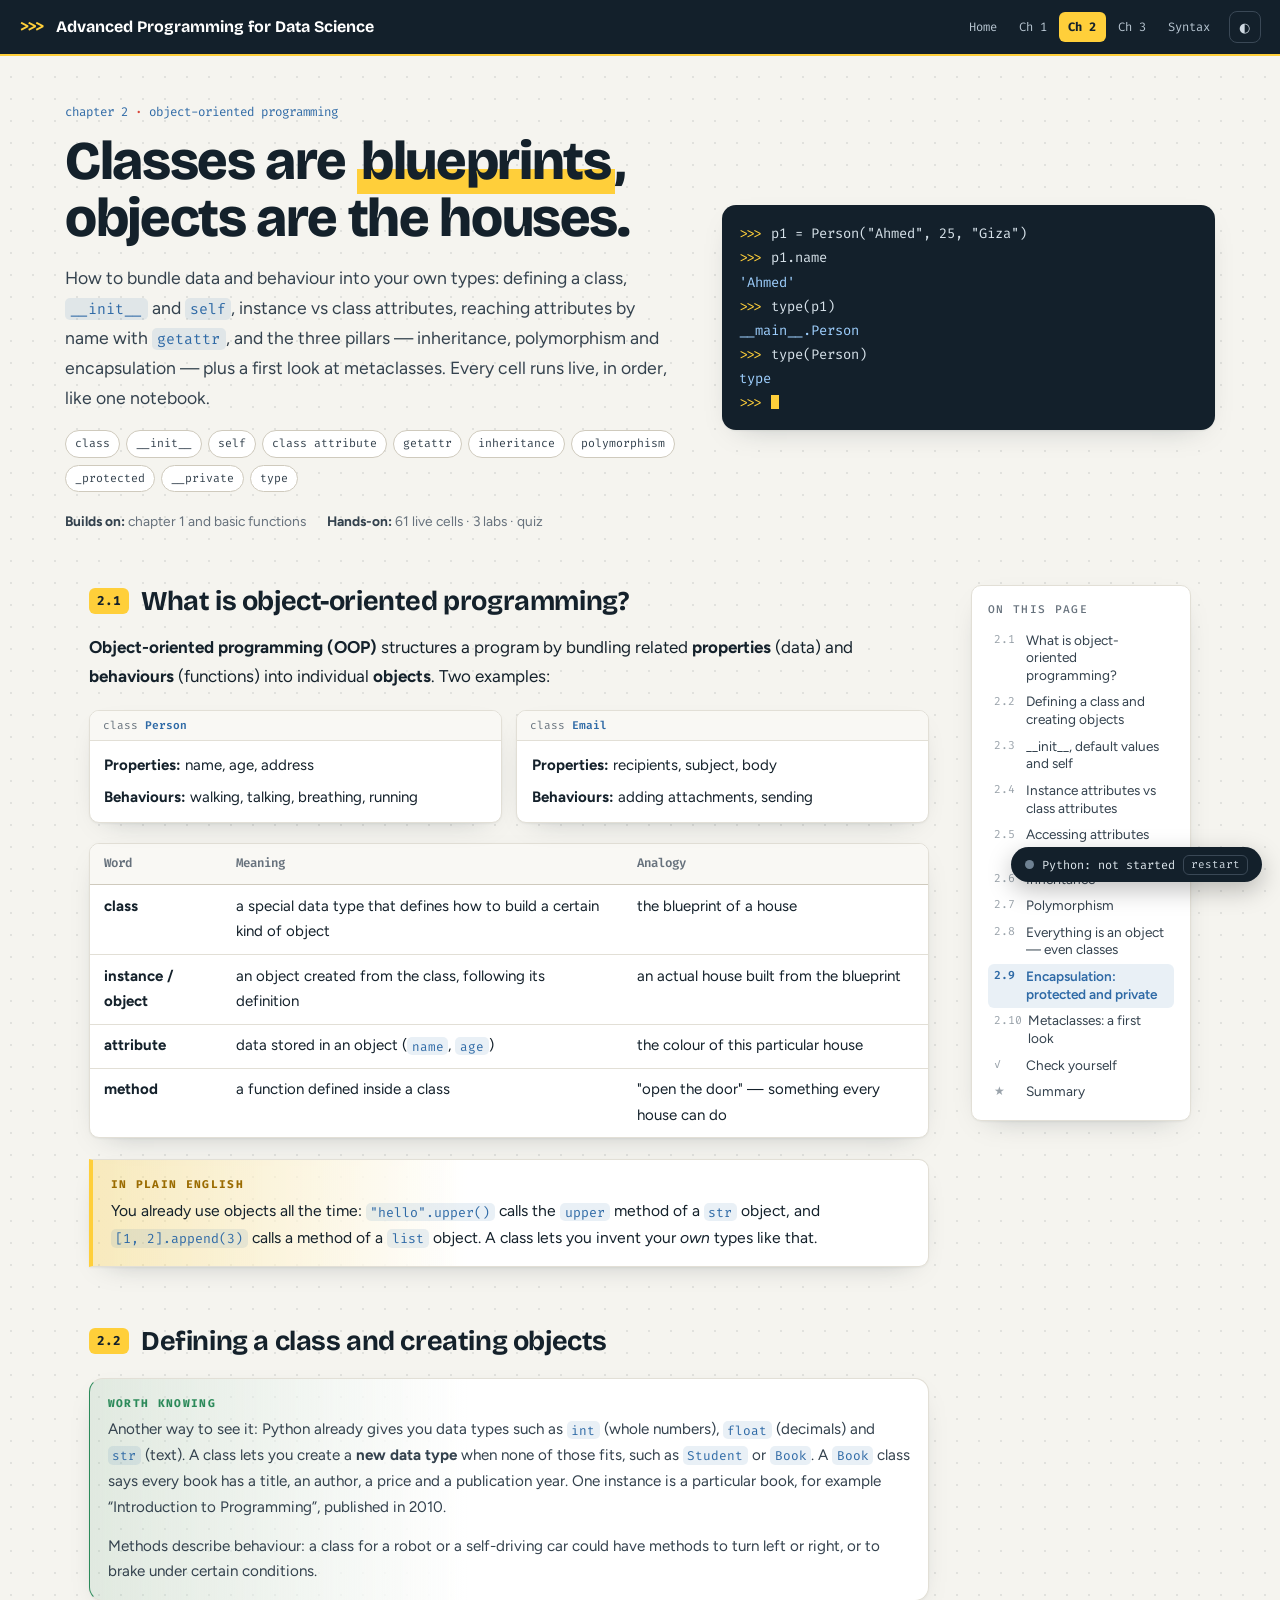
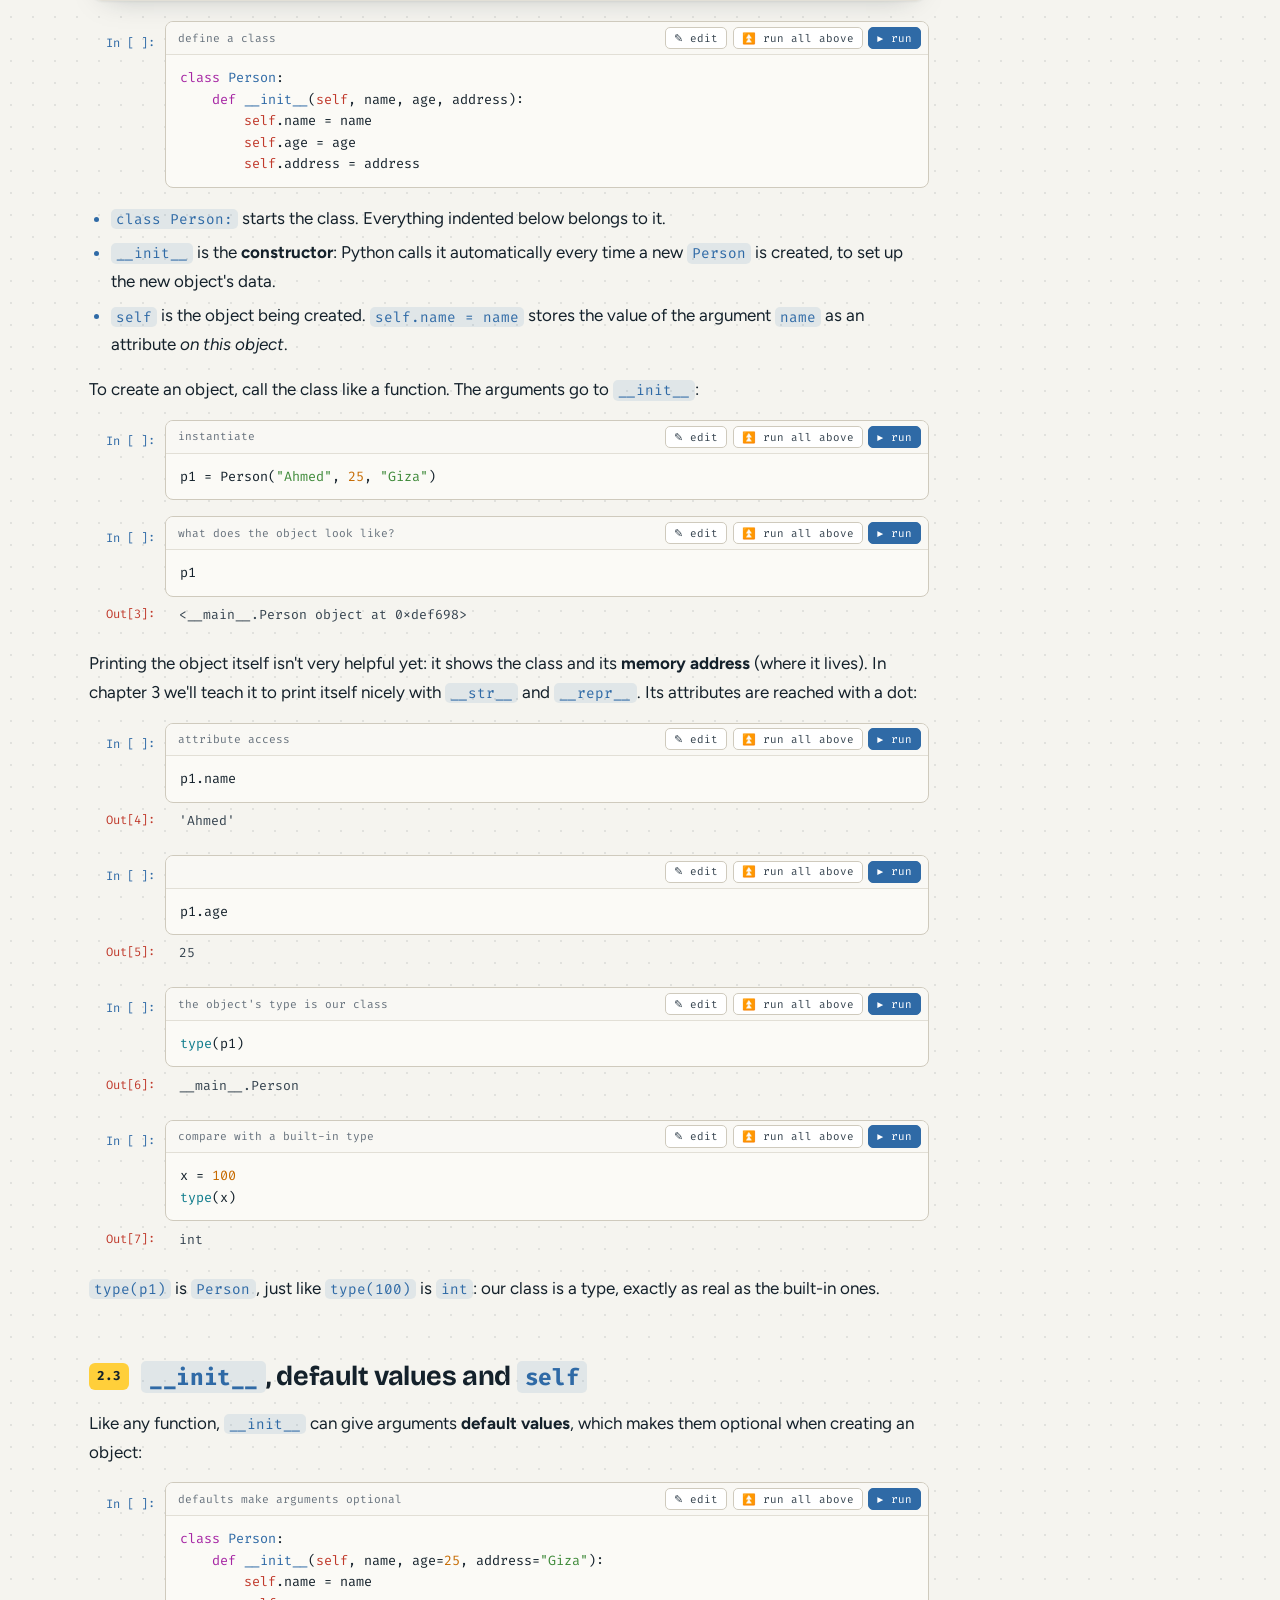
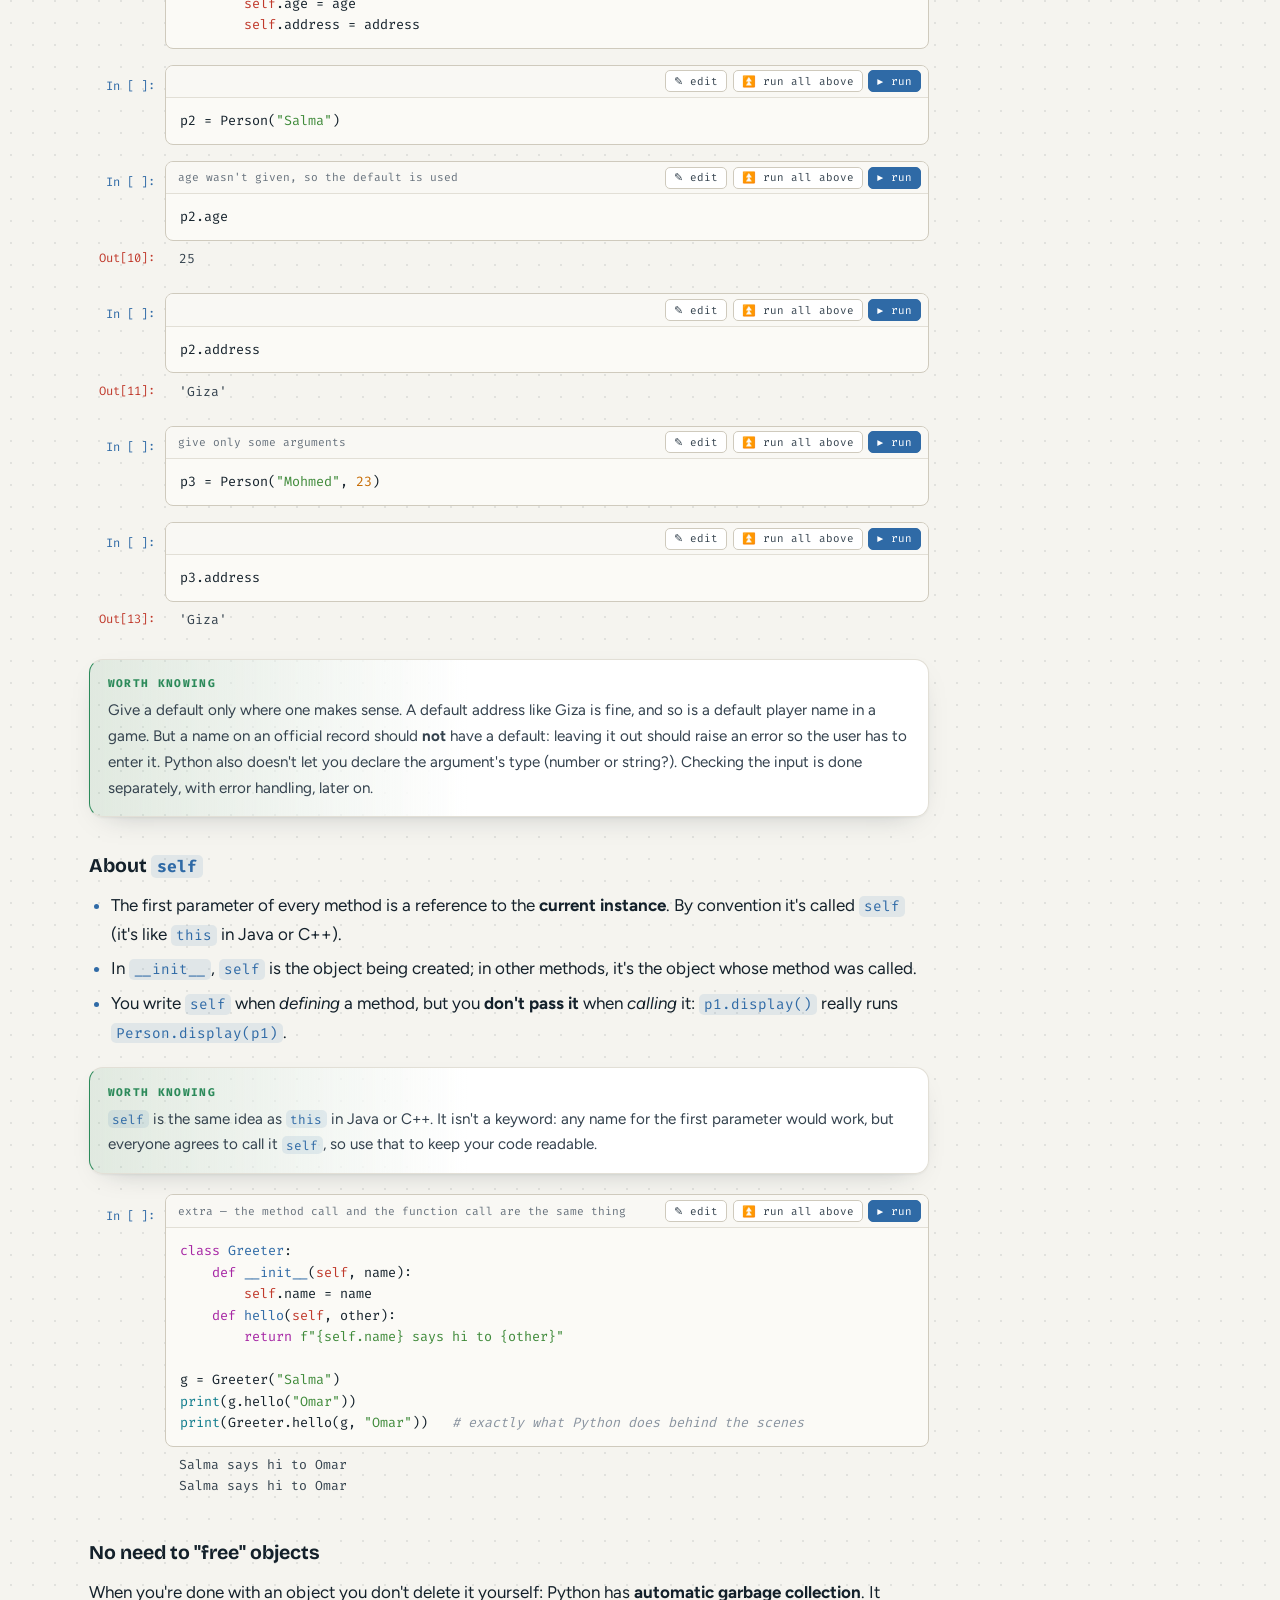
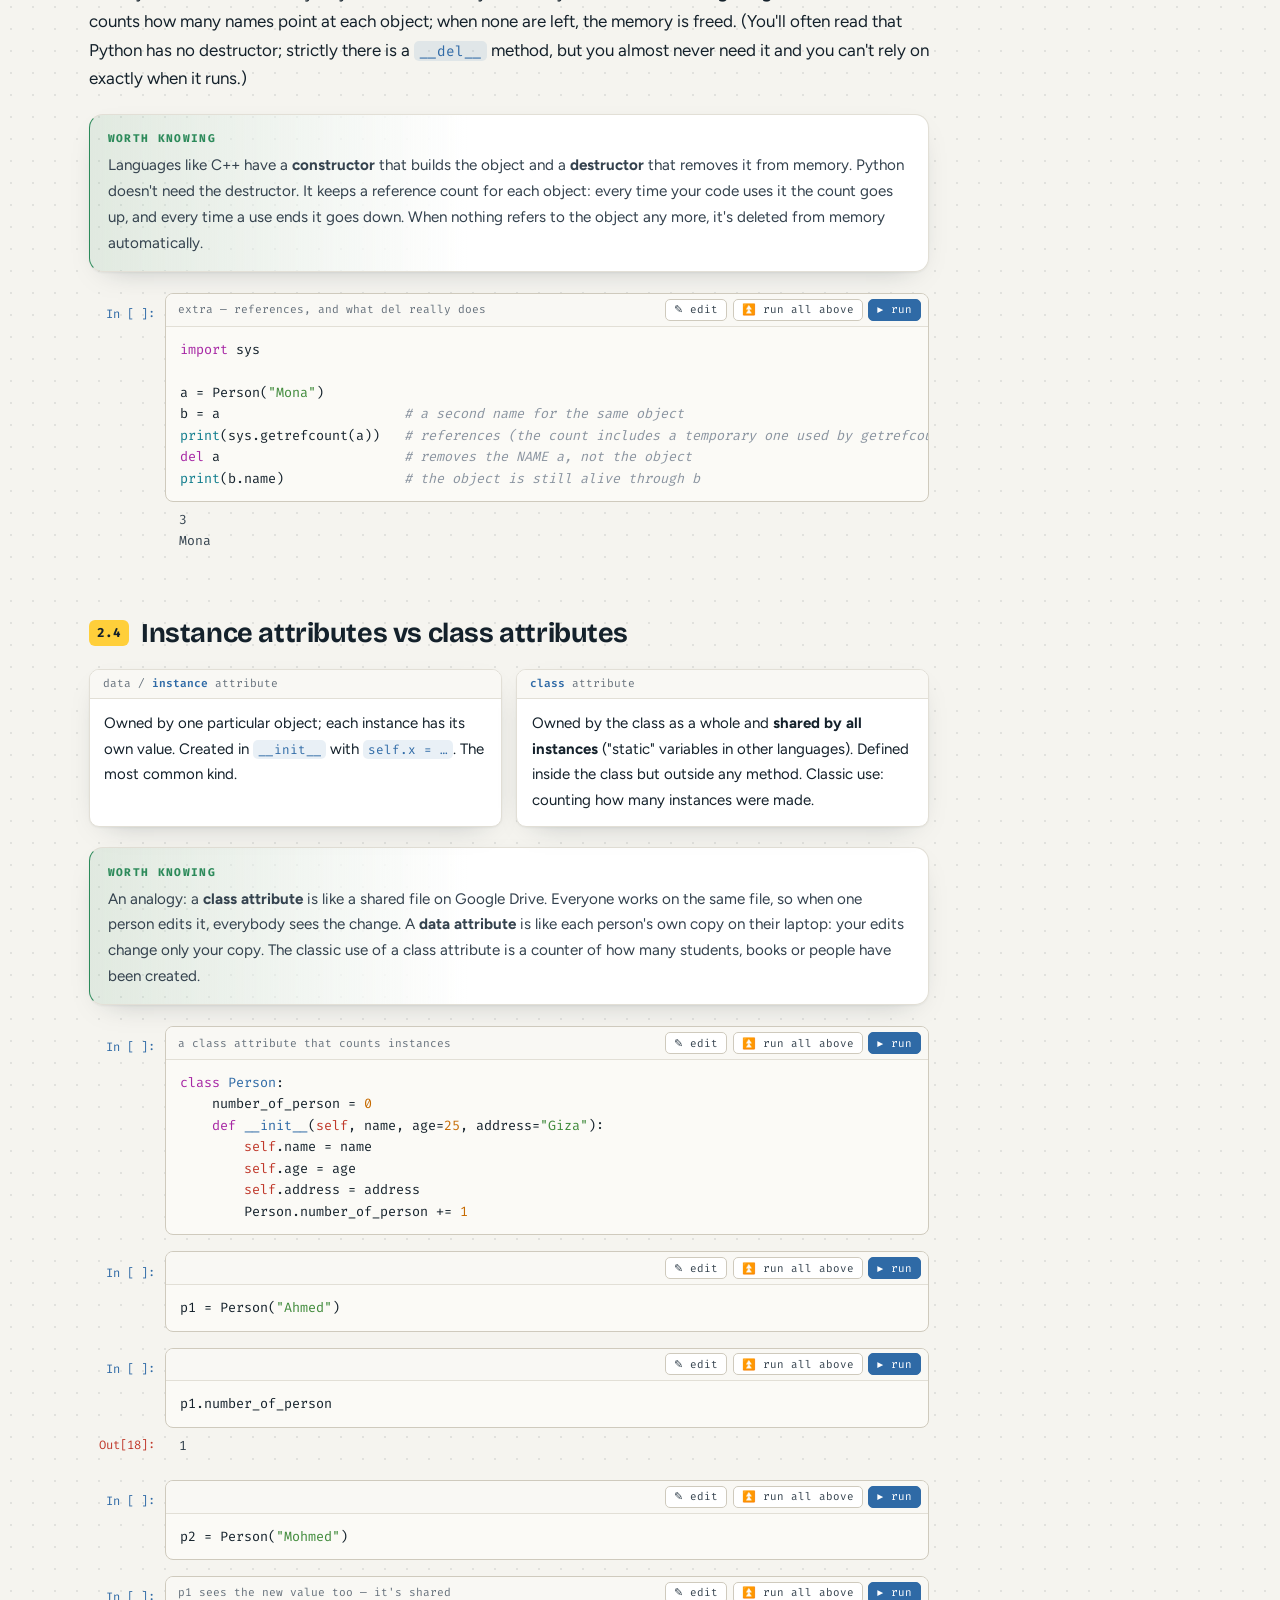
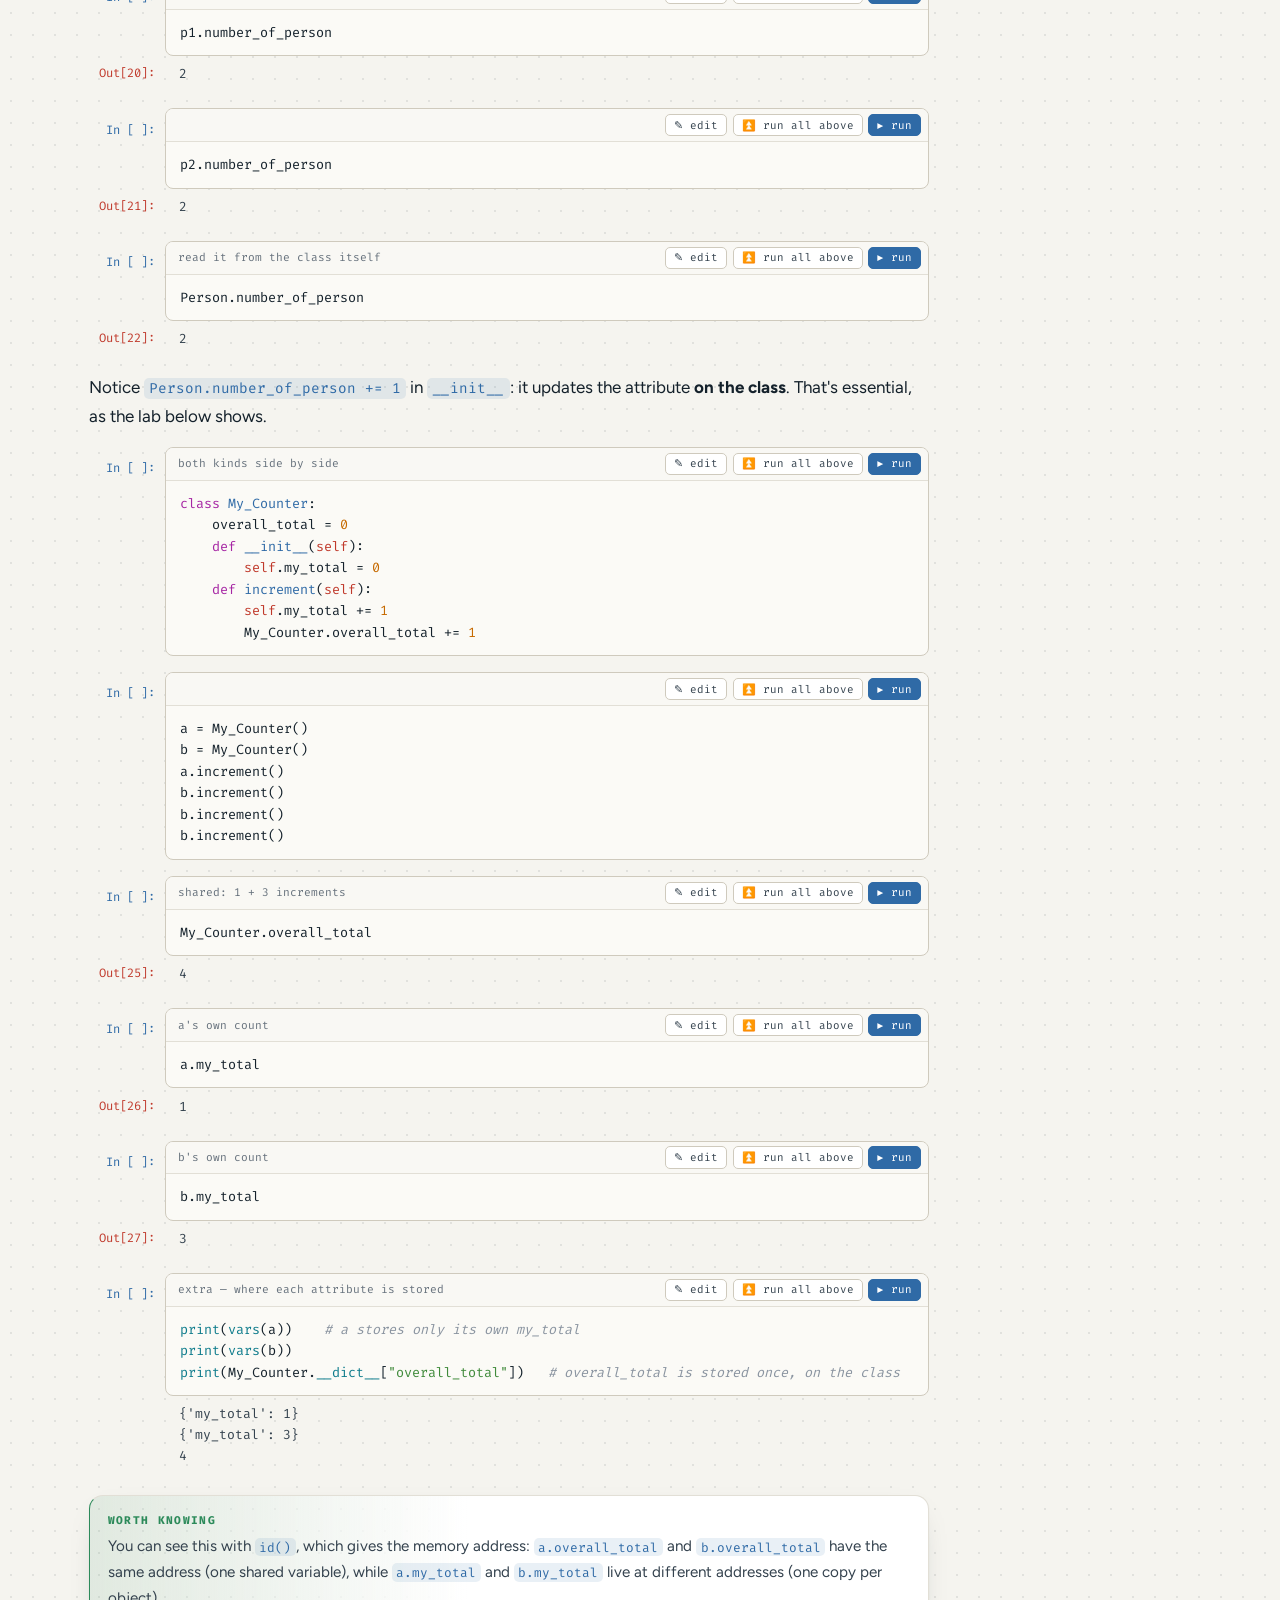
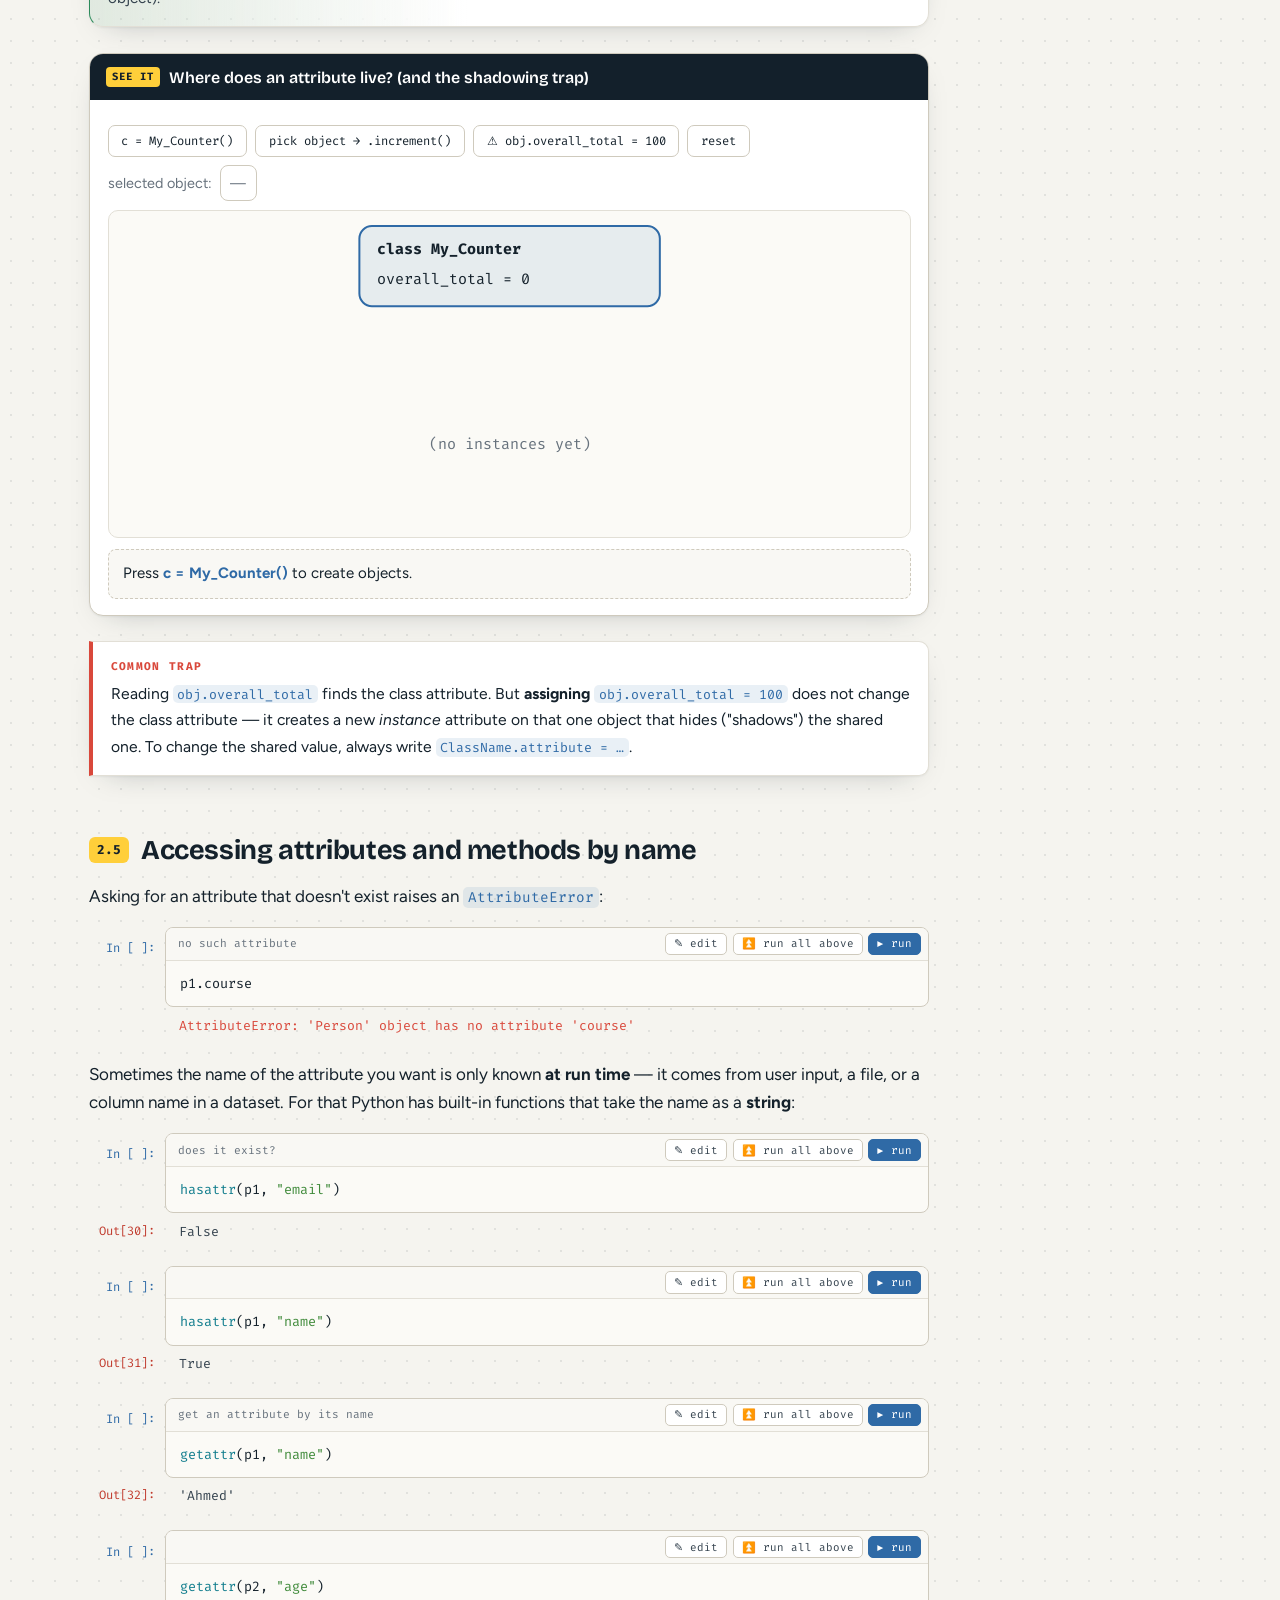
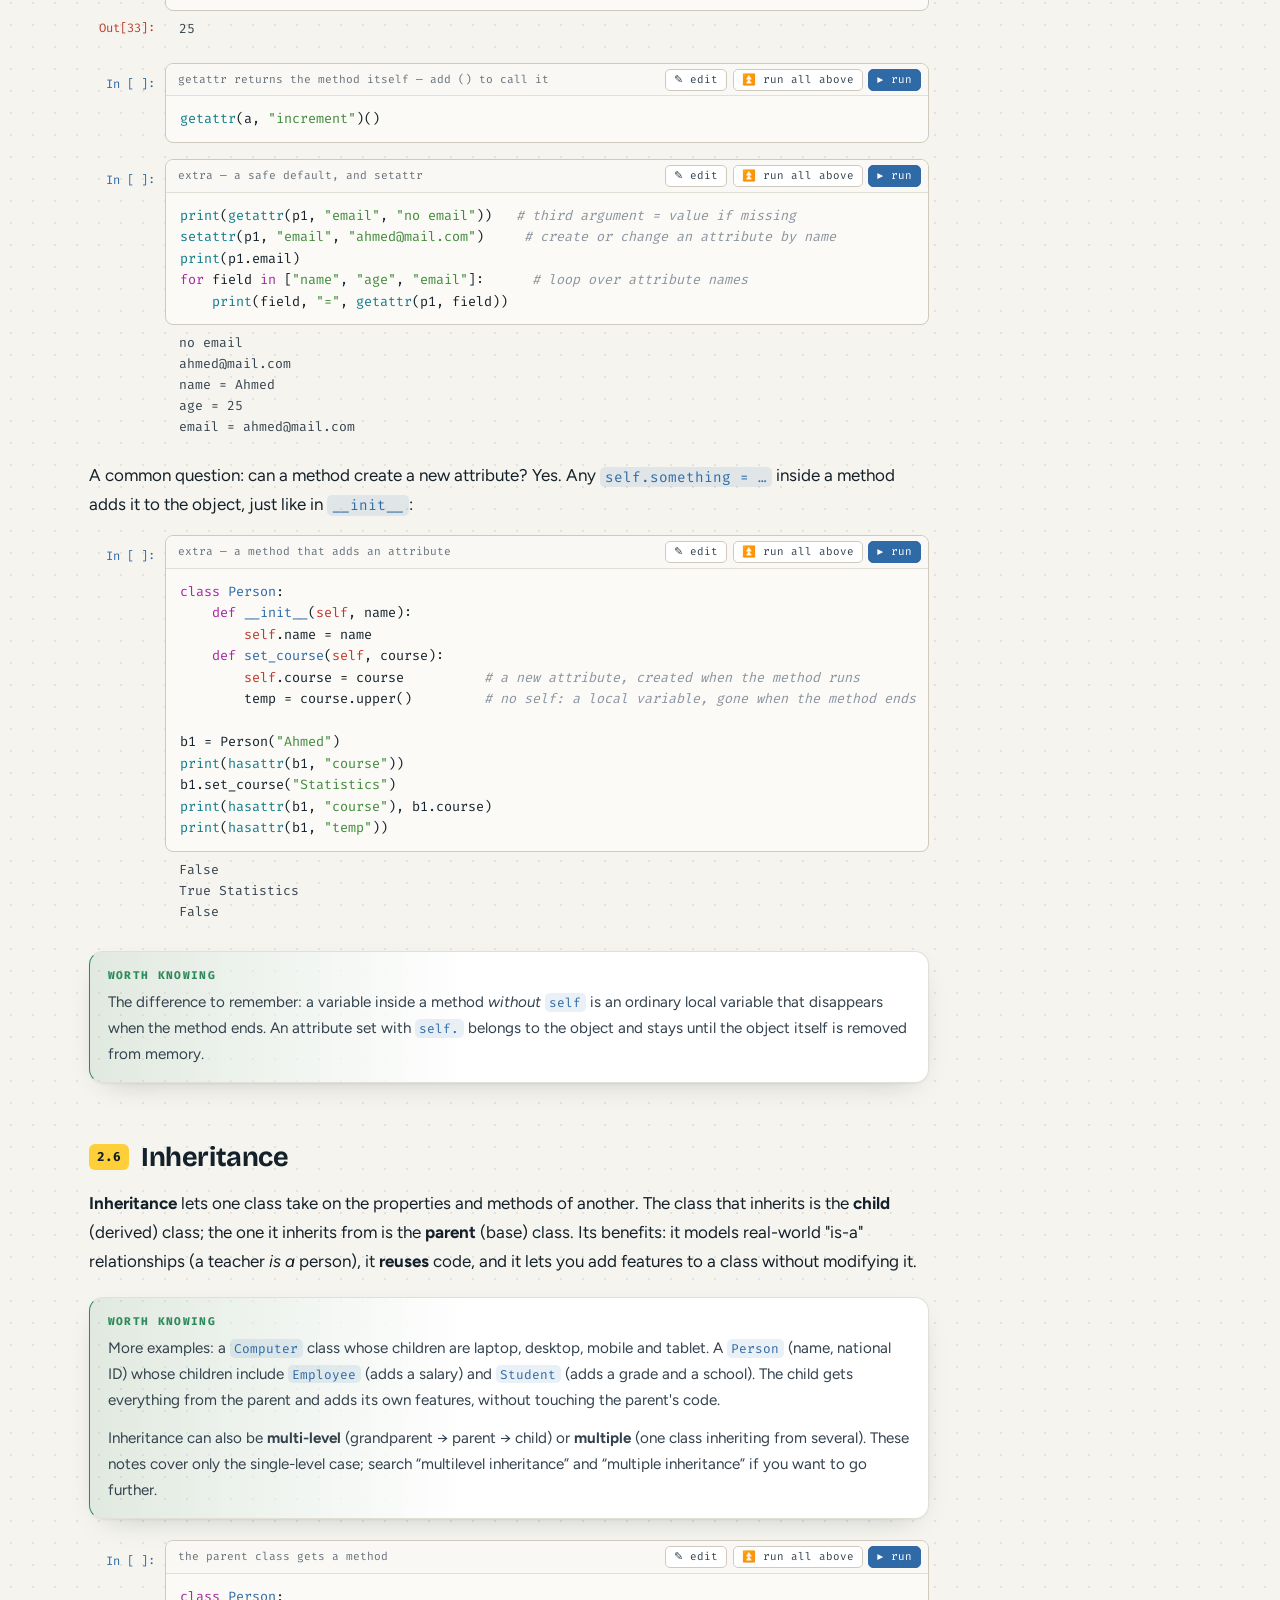
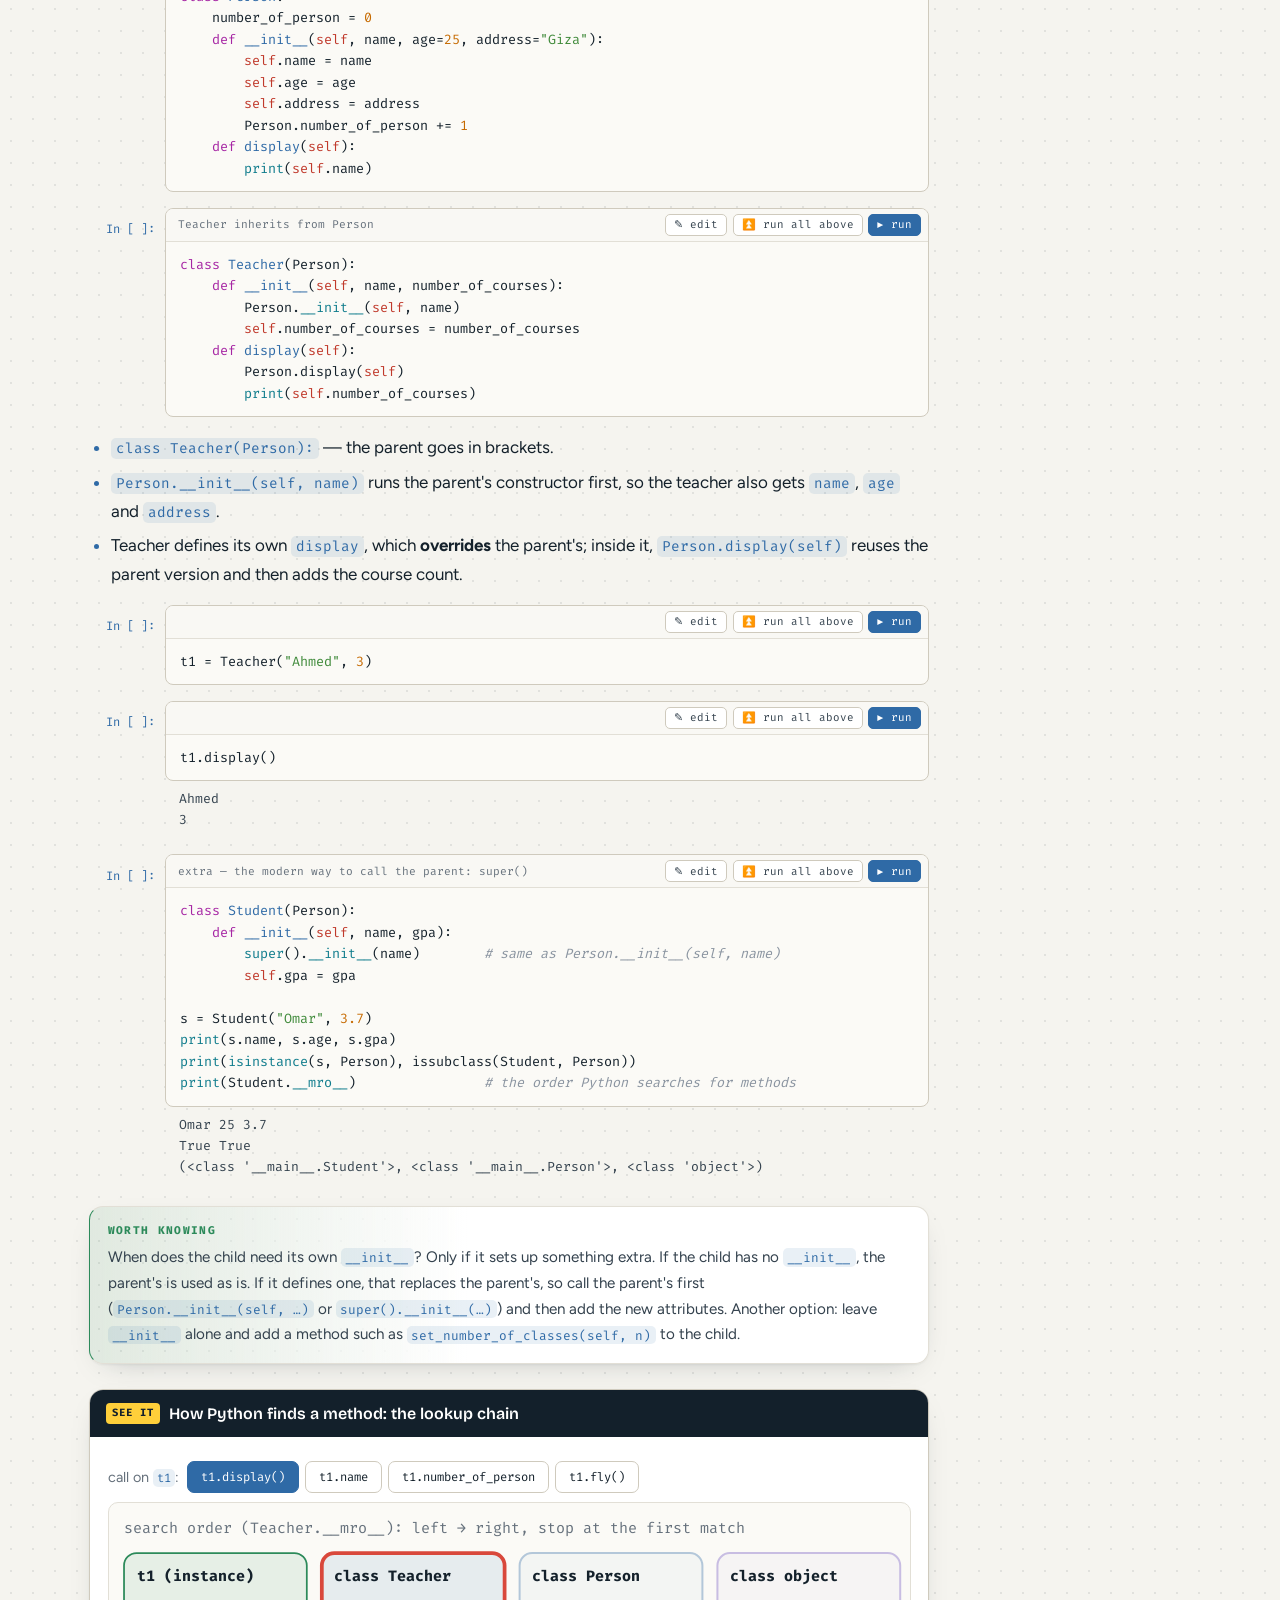
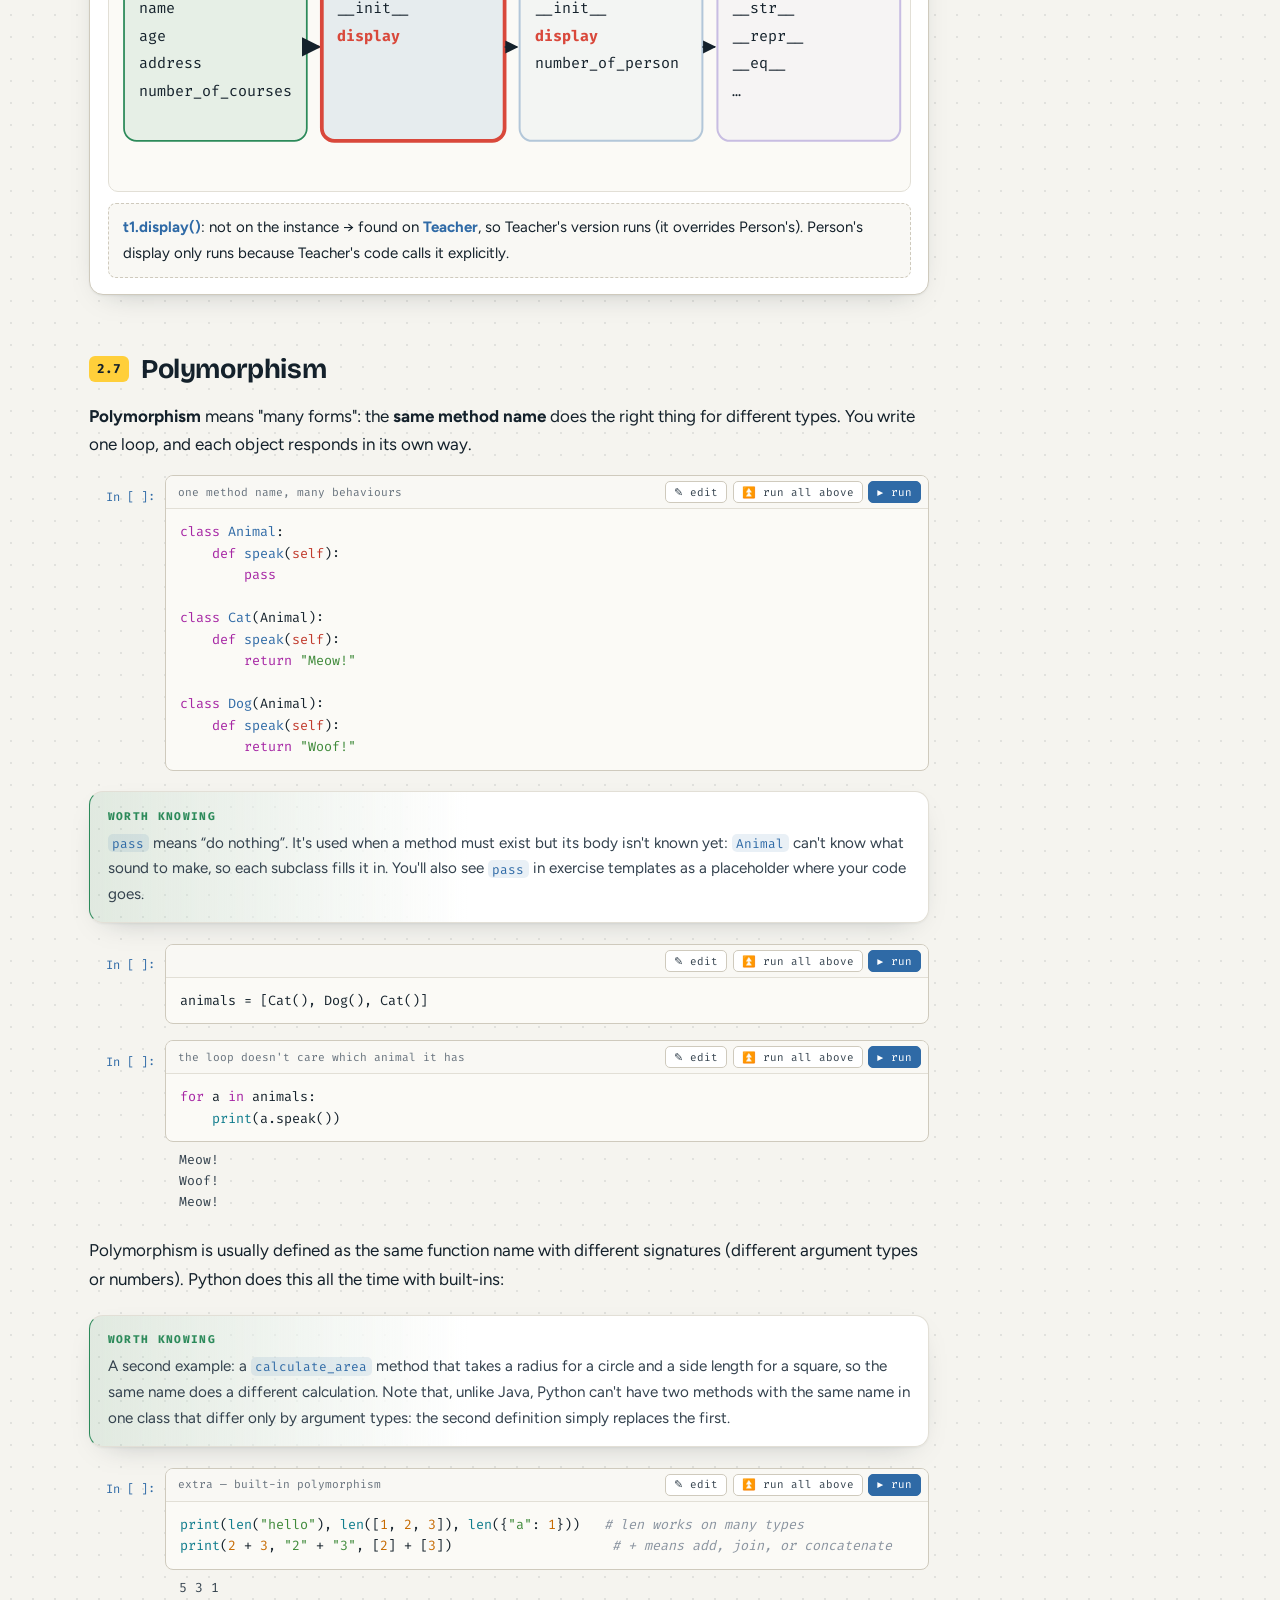
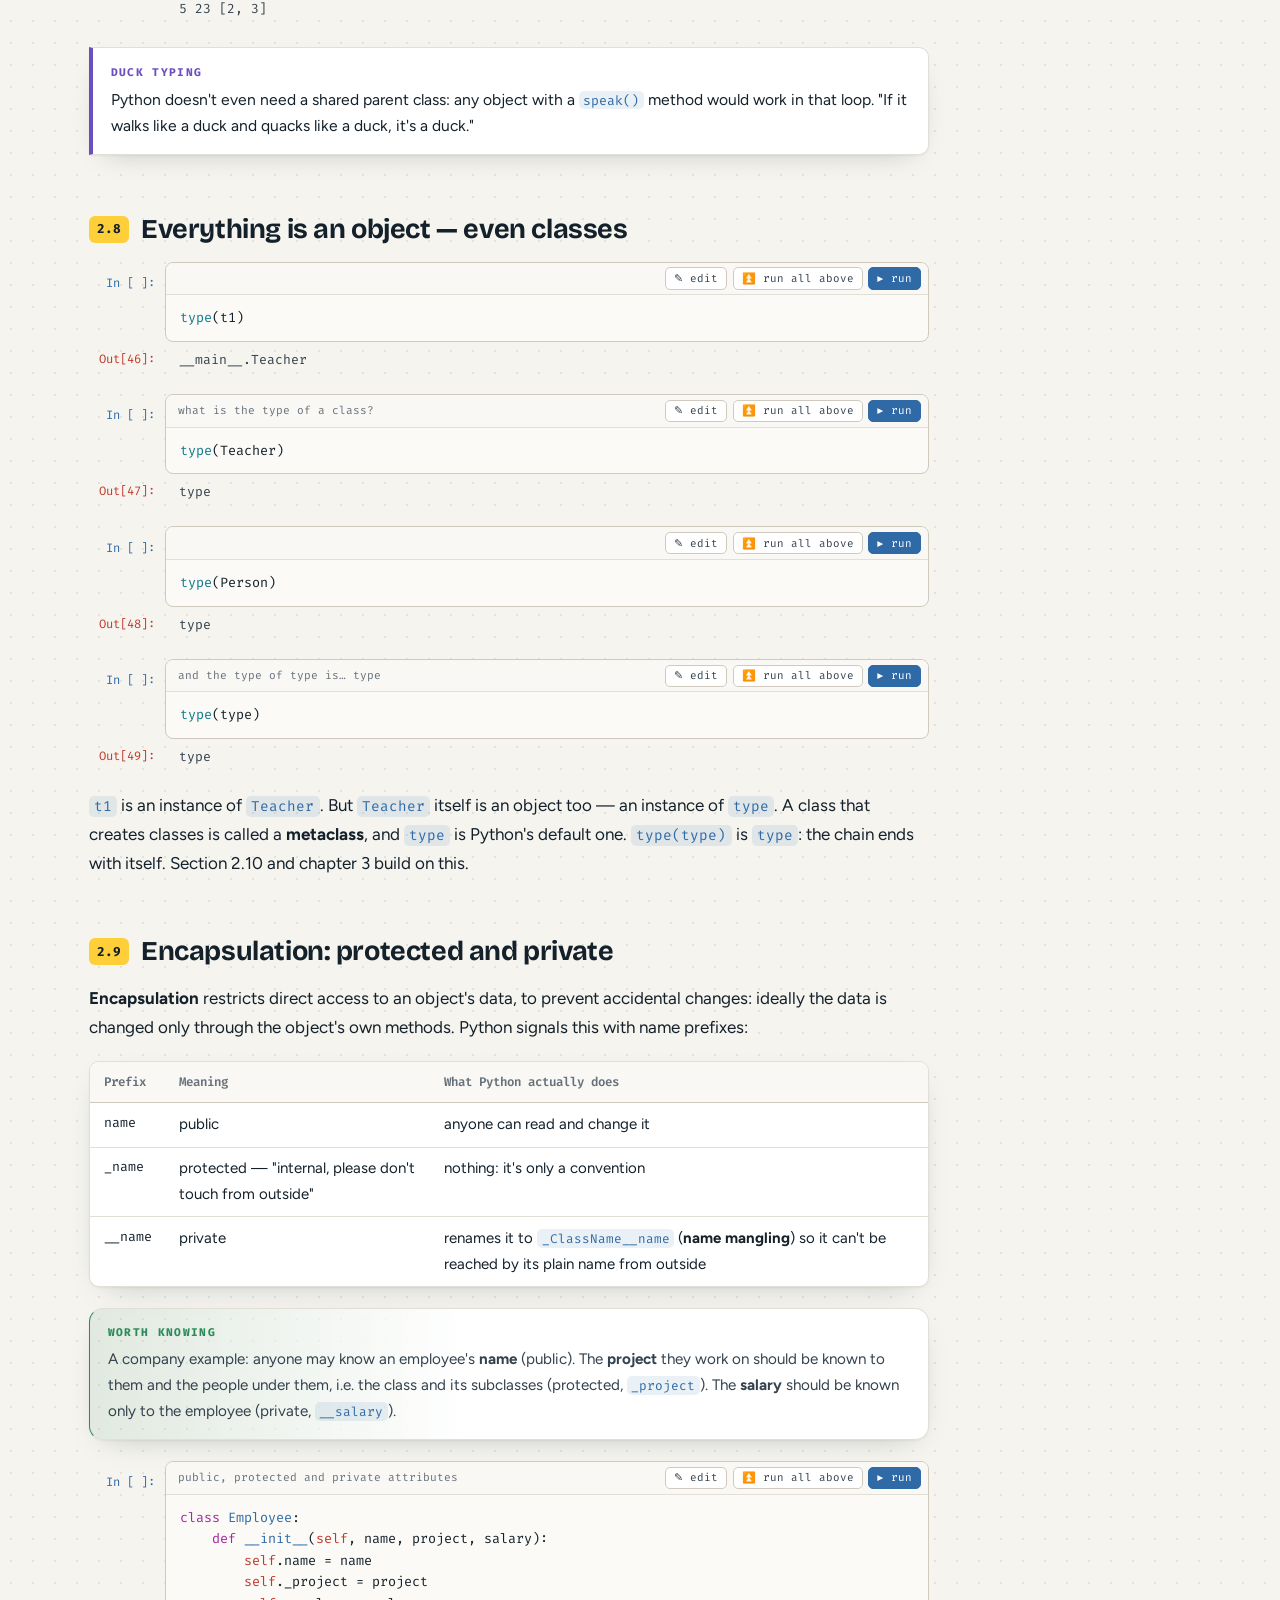
<file: lecture2.html>
<!DOCTYPE html>
<html lang="en">
<head>
<meta charset="UTF-8">
<meta name="viewport" content="width=device-width, initial-scale=1.0">
<title>Ch 2 · Object-Oriented Programming — Advanced Programming for Data Science</title>
<link rel="preconnect" href="https://fonts.googleapis.com">
<link rel="preconnect" href="https://fonts.gstatic.com" crossorigin>
<link href="https://fonts.googleapis.com/css2?family=Bricolage+Grotesque:opsz,wght@12..96,500..800&family=Figtree:ital,wght@0,400;0,600;0,700;1,400&family=Fira+Code:wght@400;600&display=swap" rel="stylesheet">
<link rel="stylesheet" href="assets/style.css">
<script src="assets/site.js"></script>
</head>
<body data-page="l2">

<header class="hero">
  <div class="hero-inner">
    <div>
      <div class="eyebrow">chapter 2 <b>·</b> object-oriented programming</div>
      <h1>Classes are <span class="u">blueprints</span>, objects are the houses.</h1>
      <p class="lead">How to bundle data and behaviour into your own types: defining a class, <code>__init__</code> and <code>self</code>, instance vs class attributes, reaching attributes by name with <code>getattr</code>, and the three pillars — inheritance, polymorphism and encapsulation — plus a first look at metaclasses. Every cell runs live, in order, like one notebook.</p>
      <div class="tags"><span>class</span><span>__init__</span><span>self</span><span>class attribute</span><span>getattr</span><span>inheritance</span><span>polymorphism</span><span>_protected</span><span>__private</span><span>type</span></div>
      <div class="meta"><span><b>Builds on:</b> chapter 1 and basic functions</span><span><b>Hands-on:</b> 61 live cells · 3 labs · quiz</span></div>
    </div>
    <div class="repl" aria-hidden="true"><span class="p">&gt;&gt;&gt;</span> p1 = Person("Ahmed", 25, "Giza")<br><span class="p">&gt;&gt;&gt;</span> p1.name<br><span class="o">'Ahmed'</span><br><span class="p">&gt;&gt;&gt;</span> type(p1)<br><span class="o">__main__.Person</span><br><span class="p">&gt;&gt;&gt;</span> type(Person)<br><span class="o">type</span><br><span class="p">&gt;&gt;&gt;</span> <span class="cursor"></span></div>
  </div>
</header>

<div class="page">
<main class="content">

<section class="section" id="s-oop">
  <div class="sec-head"><span class="sec-num">2.1</span><h2>What is object-oriented programming?</h2></div>
  <p><strong>Object-oriented programming (OOP)</strong> structures a program by bundling related <strong>properties</strong> (data) and <strong>behaviours</strong> (functions) into individual <strong>objects</strong>. Two examples:</p>
  <div class="grid">
    <div class="obj"><div class="ty">class <b>Person</b></div><div class="bd"><p><strong>Properties:</strong> name, age, address</p><p><strong>Behaviours:</strong> walking, talking, breathing, running</p></div></div>
    <div class="obj"><div class="ty">class <b>Email</b></div><div class="bd"><p><strong>Properties:</strong> recipients, subject, body</p><p><strong>Behaviours:</strong> adding attachments, sending</p></div></div>
  </div>
  <div class="table-wrap"><table class="t">
    <tr><th>Word</th><th>Meaning</th><th>Analogy</th></tr>
    <tr><td><strong>class</strong></td><td>a special data type that defines how to build a certain kind of object</td><td>the blueprint of a house</td></tr>
    <tr><td><strong>instance / object</strong></td><td>an object created from the class, following its definition</td><td>an actual house built from the blueprint</td></tr>
    <tr><td><strong>attribute</strong></td><td>data stored in an object (<code>name</code>, <code>age</code>)</td><td>the colour of this particular house</td></tr>
    <tr><td><strong>method</strong></td><td>a function defined inside a class</td><td>"open the door" — something every house can do</td></tr>
  </table></div>
  <div class="note plain"><div class="lbl">In plain English</div><p>You already use objects all the time: <code>"hello".upper()</code> calls the <code>upper</code> method of a <code>str</code> object, and <code>[1, 2].append(3)</code> calls a method of a <code>list</code> object. A class lets you invent your <em>own</em> types like that.</p></div>
</section>

<section class="section" id="s-class">
  <div class="sec-head"><span class="sec-num">2.2</span><h2>Defining a class and creating objects</h2></div>
  <div class="note lec"><div class="lbl">Worth knowing</div><p>Another way to see it: Python already gives you data types such as <code>int</code> (whole numbers), <code>float</code> (decimals) and <code>str</code> (text). A class lets you create a <strong>new data type</strong> when none of those fits, such as <code>Student</code> or <code>Book</code>. A <code>Book</code> class says every book has a title, an author, a price and a publication year. One instance is a particular book, for example “Introduction to Programming”, published in 2010.</p><p>Methods describe behaviour: a class for a robot or a self-driving car could have methods to turn left or right, or to brake under certain conditions.</p></div>
  <div class="cell" data-label="define a class"><pre class="py">class Person:
    def __init__(self, name, age, address):
        self.name = name
        self.age = age
        self.address = address</pre></div>
  <ul>
    <li><code>class Person:</code> starts the class. Everything indented below belongs to it.</li>
    <li><code>__init__</code> is the <strong>constructor</strong>: Python calls it automatically every time a new <code>Person</code> is created, to set up the new object's data.</li>
    <li><code>self</code> is the object being created. <code>self.name = name</code> stores the value of the argument <code>name</code> as an attribute <em>on this object</em>.</li>
  </ul>
  <p>To create an object, call the class like a function. The arguments go to <code>__init__</code>:</p>
  <div class="cell" data-label="instantiate"><pre class="py">p1 = Person("Ahmed", 25, "Giza")</pre></div>
  <div class="cell" data-label="what does the object look like?"><pre class="py">p1</pre>
  <pre class="o" data-out="expr">&lt;__main__.Person object at 0xdef698&gt;</pre></div>
  <p>Printing the object itself isn't very helpful yet: it shows the class and its <strong>memory address</strong> (where it lives). In chapter 3 we'll teach it to print itself nicely with <code>__str__</code> and <code>__repr__</code>. Its attributes are reached with a dot:</p>
  <div class="cell" data-label="attribute access"><pre class="py">p1.name</pre>
  <pre class="o" data-out="expr">'Ahmed'</pre></div>
  <div class="cell"><pre class="py">p1.age</pre>
  <pre class="o" data-out="expr">25</pre></div>
  <div class="cell" data-label="the object's type is our class"><pre class="py">type(p1)</pre>
  <pre class="o" data-out="expr">__main__.Person</pre></div>
  <div class="cell" data-label="compare with a built-in type"><pre class="py">x = 100
type(x)</pre>
  <pre class="o" data-out="expr">int</pre></div>
  <p><code>type(p1)</code> is <code>Person</code>, just like <code>type(100)</code> is <code>int</code>: our class is a type, exactly as real as the built-in ones.</p>
</section>

<section class="section" id="s-init">
  <div class="sec-head"><span class="sec-num">2.3</span><h2><code>__init__</code>, default values and <code>self</code></h2></div>
  <p>Like any function, <code>__init__</code> can give arguments <strong>default values</strong>, which makes them optional when creating an object:</p>
  <div class="cell" data-label="defaults make arguments optional"><pre class="py">class Person:
    def __init__(self, name, age=25, address="Giza"):
        self.name = name
        self.age = age
        self.address = address</pre></div>
  <div class="cell"><pre class="py">p2 = Person("Salma")</pre></div>
  <div class="cell" data-label="age wasn't given, so the default is used"><pre class="py">p2.age</pre>
  <pre class="o" data-out="expr">25</pre></div>
  <div class="cell"><pre class="py">p2.address</pre>
  <pre class="o" data-out="expr">'Giza'</pre></div>
  <div class="cell" data-label="give only some arguments"><pre class="py">p3 = Person("Mohmed", 23)</pre></div>
  <div class="cell"><pre class="py">p3.address</pre>
  <pre class="o" data-out="expr">'Giza'</pre></div>
  <div class="note lec"><div class="lbl">Worth knowing</div><p>Give a default only where one makes sense. A default address like Giza is fine, and so is a default player name in a game. But a name on an official record should <strong>not</strong> have a default: leaving it out should raise an error so the user has to enter it. Python also doesn't let you declare the argument's type (number or string?). Checking the input is done separately, with error handling, later on.</p></div>
  <h3>About <code>self</code></h3>
  <ul>
    <li>The first parameter of every method is a reference to the <strong>current instance</strong>. By convention it's called <code>self</code> (it's like <code>this</code> in Java or C++).</li>
    <li>In <code>__init__</code>, <code>self</code> is the object being created; in other methods, it's the object whose method was called.</li>
    <li>You write <code>self</code> when <em>defining</em> a method, but you <strong>don't pass it</strong> when <em>calling</em> it: <code>p1.display()</code> really runs <code>Person.display(p1)</code>.</li>
  </ul>
  <div class="note lec"><div class="lbl">Worth knowing</div><p><code>self</code> is the same idea as <code>this</code> in Java or C++. It isn't a keyword: any name for the first parameter would work, but everyone agrees to call it <code>self</code>, so use that to keep your code readable.</p></div>
  <div class="cell" data-label="extra — the method call and the function call are the same thing"><pre class="py">class Greeter:
    def __init__(self, name):
        self.name = name
    def hello(self, other):
        return f"{self.name} says hi to {other}"

g = Greeter("Salma")
print(g.hello("Omar"))
print(Greeter.hello(g, "Omar"))   # exactly what Python does behind the scenes</pre>
  <pre class="o">Salma says hi to Omar
Salma says hi to Omar</pre></div>
  <h3>No need to "free" objects</h3>
  <p>When you're done with an object you don't delete it yourself: Python has <strong>automatic garbage collection</strong>. It counts how many names point at each object; when none are left, the memory is freed. (You'll often read that Python has no destructor; strictly there is a <code>__del__</code> method, but you almost never need it and you can't rely on exactly when it runs.)</p>
  <div class="note lec"><div class="lbl">Worth knowing</div><p>Languages like C++ have a <strong>constructor</strong> that builds the object and a <strong>destructor</strong> that removes it from memory. Python doesn't need the destructor. It keeps a reference count for each object: every time your code uses it the count goes up, and every time a use ends it goes down. When nothing refers to the object any more, it's deleted from memory automatically.</p></div>
  <div class="cell" data-label="extra — references, and what del really does"><pre class="py">import sys

a = Person("Mona")
b = a                       # a second name for the same object
print(sys.getrefcount(a))   # references (the count includes a temporary one used by getrefcount)
del a                       # removes the NAME a, not the object
print(b.name)               # the object is still alive through b</pre>
  <pre class="o">3
Mona</pre></div>
</section>

<section class="section" id="s-attr">
  <div class="sec-head"><span class="sec-num">2.4</span><h2>Instance attributes vs class attributes</h2></div>
  <div class="grid">
    <div class="obj"><div class="ty">data / <b>instance</b> attribute</div><div class="bd"><p>Owned by one particular object; each instance has its own value. Created in <code>__init__</code> with <code>self.x = …</code>. The most common kind.</p></div></div>
    <div class="obj"><div class="ty"><b>class</b> attribute</div><div class="bd"><p>Owned by the class as a whole and <strong>shared by all instances</strong> ("static" variables in other languages). Defined inside the class but outside any method. Classic use: counting how many instances were made.</p></div></div>
  </div>
  <div class="note lec"><div class="lbl">Worth knowing</div><p>An analogy: a <strong>class attribute</strong> is like a shared file on Google Drive. Everyone works on the same file, so when one person edits it, everybody sees the change. A <strong>data attribute</strong> is like each person's own copy on their laptop: your edits change only your copy. The classic use of a class attribute is a counter of how many students, books or people have been created.</p></div>
  <div class="cell" data-label="a class attribute that counts instances"><pre class="py">class Person:
    number_of_person = 0
    def __init__(self, name, age=25, address="Giza"):
        self.name = name
        self.age = age
        self.address = address
        Person.number_of_person += 1</pre></div>
  <div class="cell"><pre class="py">p1 = Person("Ahmed")</pre></div>
  <div class="cell"><pre class="py">p1.number_of_person</pre>
  <pre class="o" data-out="expr">1</pre></div>
  <div class="cell"><pre class="py">p2 = Person("Mohmed")</pre></div>
  <div class="cell" data-label="p1 sees the new value too — it's shared"><pre class="py">p1.number_of_person</pre>
  <pre class="o" data-out="expr">2</pre></div>
  <div class="cell"><pre class="py">p2.number_of_person</pre>
  <pre class="o" data-out="expr">2</pre></div>
  <div class="cell" data-label="read it from the class itself"><pre class="py">Person.number_of_person</pre>
  <pre class="o" data-out="expr">2</pre></div>
  <p>Notice <code>Person.number_of_person += 1</code> in <code>__init__</code>: it updates the attribute <strong>on the class</strong>. That's essential, as the lab below shows.</p>
  <div class="cell" data-label="both kinds side by side"><pre class="py">class My_Counter:
    overall_total = 0
    def __init__(self):
        self.my_total = 0
    def increment(self):
        self.my_total += 1
        My_Counter.overall_total += 1</pre></div>
  <div class="cell"><pre class="py">a = My_Counter()
b = My_Counter()
a.increment()
b.increment()
b.increment()
b.increment()</pre></div>
  <div class="cell" data-label="shared: 1 + 3 increments"><pre class="py">My_Counter.overall_total</pre>
  <pre class="o" data-out="expr">4</pre></div>
  <div class="cell" data-label="a's own count"><pre class="py">a.my_total</pre>
  <pre class="o" data-out="expr">1</pre></div>
  <div class="cell" data-label="b's own count"><pre class="py">b.my_total</pre>
  <pre class="o" data-out="expr">3</pre></div>
  <div class="cell" data-label="extra — where each attribute is stored"><pre class="py">print(vars(a))    # a stores only its own my_total
print(vars(b))
print(My_Counter.__dict__["overall_total"])   # overall_total is stored once, on the class</pre>
  <pre class="o">{'my_total': 1}
{'my_total': 3}
4</pre></div>
  <div class="note lec"><div class="lbl">Worth knowing</div><p>You can see this with <code>id()</code>, which gives the memory address: <code>a.overall_total</code> and <code>b.overall_total</code> have the same address (one shared variable), while <code>a.my_total</code> and <code>b.my_total</code> live at different addresses (one copy per object).</p></div>
  <div class="lab" id="lab-attr">
    <div class="lab-head"><span class="badge">see it</span><span class="title">Where does an attribute live? (and the shadowing trap)</span></div>
    <div class="lab-body">
      <div class="row"><button class="btn" data-op="new">c = My_Counter()</button><button class="btn" data-op="inc">pick object → .increment()</button><button class="btn" data-op="shadow">⚠ obj.overall_total = 100</button><button class="btn" data-op="reset">reset</button></div>
      <div class="row small"><span class="muted">selected object:</span><span class="seg" id="attr-pick"></span></div>
      <svg class="dia" id="attr-svg" viewBox="0 0 640 260"></svg>
      <div class="explain" id="attr-exp"></div>
    </div>
  </div>
  <div class="note trap"><div class="lbl">Common trap</div><p>Reading <code>obj.overall_total</code> finds the class attribute. But <strong>assigning</strong> <code>obj.overall_total = 100</code> does not change the class attribute — it creates a new <em>instance</em> attribute on that one object that hides ("shadows") the shared one. To change the shared value, always write <code>ClassName.attribute = …</code>.</p></div>
</section>

<section class="section" id="s-access">
  <div class="sec-head"><span class="sec-num">2.5</span><h2>Accessing attributes and methods by name</h2></div>
  <p>Asking for an attribute that doesn't exist raises an <code>AttributeError</code>:</p>
  <div class="cell" data-label="no such attribute"><pre class="py">p1.course</pre>
  <pre class="o err">AttributeError: 'Person' object has no attribute 'course'</pre></div>
  <p>Sometimes the name of the attribute you want is only known <strong>at run time</strong> — it comes from user input, a file, or a column name in a dataset. For that Python has built-in functions that take the name as a <strong>string</strong>:</p>
  <div class="cell" data-label="does it exist?"><pre class="py">hasattr(p1, "email")</pre>
  <pre class="o" data-out="expr">False</pre></div>
  <div class="cell"><pre class="py">hasattr(p1, "name")</pre>
  <pre class="o" data-out="expr">True</pre></div>
  <div class="cell" data-label="get an attribute by its name"><pre class="py">getattr(p1, "name")</pre>
  <pre class="o" data-out="expr">'Ahmed'</pre></div>
  <div class="cell"><pre class="py">getattr(p2, "age")</pre>
  <pre class="o" data-out="expr">25</pre></div>
  <div class="cell" data-label="getattr returns the method itself — add () to call it"><pre class="py">getattr(a, "increment")()</pre></div>
  <div class="cell" data-label="extra — a safe default, and setattr"><pre class="py">print(getattr(p1, "email", "no email"))   # third argument = value if missing
setattr(p1, "email", "ahmed@mail.com")     # create or change an attribute by name
print(p1.email)
for field in ["name", "age", "email"]:      # loop over attribute names
    print(field, "=", getattr(p1, field))</pre>
  <pre class="o">no email
ahmed@mail.com
name = Ahmed
age = 25
email = ahmed@mail.com</pre></div>
  <p>A common question: can a method create a new attribute? Yes. Any <code>self.something = …</code> inside a method adds it to the object, just like in <code>__init__</code>:</p>
  <div class="cell" data-label="extra — a method that adds an attribute"><pre class="py">class Person:
    def __init__(self, name):
        self.name = name
    def set_course(self, course):
        self.course = course          # a new attribute, created when the method runs
        temp = course.upper()         # no self: a local variable, gone when the method ends

b1 = Person("Ahmed")
print(hasattr(b1, "course"))
b1.set_course("Statistics")
print(hasattr(b1, "course"), b1.course)
print(hasattr(b1, "temp"))</pre>
  <pre class="o">False
True Statistics
False</pre></div>
  <div class="note lec"><div class="lbl">Worth knowing</div><p>The difference to remember: a variable inside a method <em>without</em> <code>self</code> is an ordinary local variable that disappears when the method ends. An attribute set with <code>self.</code> belongs to the object and stays until the object itself is removed from memory.</p></div>
</section>

<section class="section" id="s-inherit">
  <div class="sec-head"><span class="sec-num">2.6</span><h2>Inheritance</h2></div>
  <p><strong>Inheritance</strong> lets one class take on the properties and methods of another. The class that inherits is the <strong>child</strong> (derived) class; the one it inherits from is the <strong>parent</strong> (base) class. Its benefits: it models real-world "is-a" relationships (a teacher <em>is a</em> person), it <strong>reuses</strong> code, and it lets you add features to a class without modifying it.</p>
  <div class="note lec"><div class="lbl">Worth knowing</div><p>More examples: a <code>Computer</code> class whose children are laptop, desktop, mobile and tablet. A <code>Person</code> (name, national ID) whose children include <code>Employee</code> (adds a salary) and <code>Student</code> (adds a grade and a school). The child gets everything from the parent and adds its own features, without touching the parent's code.</p><p>Inheritance can also be <strong>multi-level</strong> (grandparent → parent → child) or <strong>multiple</strong> (one class inheriting from several). These notes cover only the single-level case; search “multilevel inheritance” and “multiple inheritance” if you want to go further.</p></div>
  <div class="cell" data-label="the parent class gets a method"><pre class="py">class Person:
    number_of_person = 0
    def __init__(self, name, age=25, address="Giza"):
        self.name = name
        self.age = age
        self.address = address
        Person.number_of_person += 1
    def display(self):
        print(self.name)</pre></div>
  <div class="cell" data-label="Teacher inherits from Person"><pre class="py">class Teacher(Person):
    def __init__(self, name, number_of_courses):
        Person.__init__(self, name)
        self.number_of_courses = number_of_courses
    def display(self):
        Person.display(self)
        print(self.number_of_courses)</pre></div>
  <ul>
    <li><code>class Teacher(Person):</code> — the parent goes in brackets.</li>
    <li><code>Person.__init__(self, name)</code> runs the parent's constructor first, so the teacher also gets <code>name</code>, <code>age</code> and <code>address</code>.</li>
    <li>Teacher defines its own <code>display</code>, which <strong>overrides</strong> the parent's; inside it, <code>Person.display(self)</code> reuses the parent version and then adds the course count.</li>
  </ul>
  <div class="cell"><pre class="py">t1 = Teacher("Ahmed", 3)</pre></div>
  <div class="cell"><pre class="py">t1.display()</pre>
  <pre class="o">Ahmed
3</pre></div>
  <div class="cell" data-label="extra — the modern way to call the parent: super()"><pre class="py">class Student(Person):
    def __init__(self, name, gpa):
        super().__init__(name)        # same as Person.__init__(self, name)
        self.gpa = gpa

s = Student("Omar", 3.7)
print(s.name, s.age, s.gpa)
print(isinstance(s, Person), issubclass(Student, Person))
print(Student.__mro__)                # the order Python searches for methods</pre>
  <pre class="o">Omar 25 3.7
True True
(&lt;class '__main__.Student'&gt;, &lt;class '__main__.Person'&gt;, &lt;class 'object'&gt;)</pre></div>
  <div class="note lec"><div class="lbl">Worth knowing</div><p>When does the child need its own <code>__init__</code>? Only if it sets up something extra. If the child has no <code>__init__</code>, the parent's is used as is. If it defines one, that replaces the parent's, so call the parent's first (<code>Person.__init__(self, …)</code> or <code>super().__init__(…)</code>) and then add the new attributes. Another option: leave <code>__init__</code> alone and add a method such as <code>set_number_of_classes(self, n)</code> to the child.</p></div>
  <div class="lab" id="lab-mro">
    <div class="lab-head"><span class="badge">see it</span><span class="title">How Python finds a method: the lookup chain</span></div>
    <div class="lab-body">
      <div class="row"><span class="muted small">call on <code>t1</code>:</span><span id="mro-btns" style="display:flex;flex-wrap:wrap;gap:.4rem"><button class="btn on" data-m="display">t1.display()</button><button class="btn" data-m="name">t1.name</button><button class="btn" data-m="number_of_person">t1.number_of_person</button><button class="btn" data-m="fly">t1.fly()</button></span></div>
      <svg class="dia" id="mro-svg" viewBox="0 0 640 230"></svg>
      <div class="explain" id="mro-exp"></div>
    </div>
  </div>
</section>

<section class="section" id="s-poly">
  <div class="sec-head"><span class="sec-num">2.7</span><h2>Polymorphism</h2></div>
  <p><strong>Polymorphism</strong> means "many forms": the <strong>same method name</strong> does the right thing for different types. You write one loop, and each object responds in its own way.</p>
  <div class="cell" data-label="one method name, many behaviours"><pre class="py">class Animal:
    def speak(self):
        pass

class Cat(Animal):
    def speak(self):
        return "Meow!"

class Dog(Animal):
    def speak(self):
        return "Woof!"</pre></div>
  <div class="note lec"><div class="lbl">Worth knowing</div><p><code>pass</code> means “do nothing”. It's used when a method must exist but its body isn't known yet: <code>Animal</code> can't know what sound to make, so each subclass fills it in. You'll also see <code>pass</code> in exercise templates as a placeholder where your code goes.</p></div>
  <div class="cell"><pre class="py">animals = [Cat(), Dog(), Cat()]</pre></div>
  <div class="cell" data-label="the loop doesn't care which animal it has"><pre class="py">for a in animals:
    print(a.speak())</pre>
  <pre class="o">Meow!
Woof!
Meow!</pre></div>
  <p>Polymorphism is usually defined as the same function name with different signatures (different argument types or numbers). Python does this all the time with built-ins:</p>
  <div class="note lec"><div class="lbl">Worth knowing</div><p>A second example: a <code>calculate_area</code> method that takes a radius for a circle and a side length for a square, so the same name does a different calculation. Note that, unlike Java, Python can't have two methods with the same name in one class that differ only by argument types: the second definition simply replaces the first.</p></div>
  <div class="cell" data-label="extra — built-in polymorphism"><pre class="py">print(len("hello"), len([1, 2, 3]), len({"a": 1}))   # len works on many types
print(2 + 3, "2" + "3", [2] + [3])                    # + means add, join, or concatenate</pre>
  <pre class="o">5 3 1
5 23 [2, 3]</pre></div>
  <div class="note key"><div class="lbl">Duck typing</div><p>Python doesn't even need a shared parent class: any object with a <code>speak()</code> method would work in that loop. "If it walks like a duck and quacks like a duck, it's a duck."</p></div>
</section>

<section class="section" id="s-object">
  <div class="sec-head"><span class="sec-num">2.8</span><h2>Everything is an object — even classes</h2></div>
  <div class="cell"><pre class="py">type(t1)</pre>
  <pre class="o" data-out="expr">__main__.Teacher</pre></div>
  <div class="cell" data-label="what is the type of a class?"><pre class="py">type(Teacher)</pre>
  <pre class="o" data-out="expr">type</pre></div>
  <div class="cell"><pre class="py">type(Person)</pre>
  <pre class="o" data-out="expr">type</pre></div>
  <div class="cell" data-label="and the type of type is… type"><pre class="py">type(type)</pre>
  <pre class="o" data-out="expr">type</pre></div>
  <p><code>t1</code> is an instance of <code>Teacher</code>. But <code>Teacher</code> itself is an object too — an instance of <code>type</code>. A class that creates classes is called a <strong>metaclass</strong>, and <code>type</code> is Python's default one. <code>type(type)</code> is <code>type</code>: the chain ends with itself. Section 2.10 and chapter 3 build on this.</p>
</section>

<section class="section" id="s-encap">
  <div class="sec-head"><span class="sec-num">2.9</span><h2>Encapsulation: protected and private</h2></div>
  <p><strong>Encapsulation</strong> restricts direct access to an object's data, to prevent accidental changes: ideally the data is changed only through the object's own methods. Python signals this with name prefixes:</p>
  <div class="table-wrap"><table class="t">
    <tr><th>Prefix</th><th>Meaning</th><th>What Python actually does</th></tr>
    <tr><td class="mono">name</td><td>public</td><td>anyone can read and change it</td></tr>
    <tr><td class="mono">_name</td><td>protected — "internal, please don't touch from outside"</td><td>nothing: it's only a convention</td></tr>
    <tr><td class="mono">__name</td><td>private</td><td>renames it to <code>_ClassName__name</code> (<strong>name mangling</strong>) so it can't be reached by its plain name from outside</td></tr>
  </table></div>
  <div class="note lec"><div class="lbl">Worth knowing</div><p>A company example: anyone may know an employee's <strong>name</strong> (public). The <strong>project</strong> they work on should be known to them and the people under them, i.e. the class and its subclasses (protected, <code>_project</code>). The <strong>salary</strong> should be known only to the employee (private, <code>__salary</code>).</p></div>
  <div class="cell" data-label="public, protected and private attributes"><pre class="py">class Employee:
    def __init__(self, name, project, salary):
        self.name = name
        self._project = project
        self.__salary = salary</pre></div>
  <div class="cell" data-label="a subclass that tries to edit them"><pre class="py">class subEmplyee(Employee):
    def edit(self, name, project, salary):
        self.name = name
        self._project = project
        print("After modification: ", self.name, self._project)
        Employee.__salary = salary
        print(Employee.__salary)</pre></div>
  <div class="cell"><pre class="py">e1 = Employee("Ahmed", "P2", 12000)</pre></div>
  <div class="cell"><pre class="py">se1 = subEmplyee("Mohmed", "p2", 12344)</pre></div>
  <div class="cell"><pre class="py">se1.edit("DASF", "DASF", 1236575)</pre>
  <pre class="o">After modification:  DASF DASF
1236575</pre></div>
  <div class="cell" data-label="protected: still reachable (it's a convention)"><pre class="py">e1._project</pre>
  <pre class="o" data-out="expr">'P2'</pre></div>
  <div class="cell"><pre class="py">e1.name</pre>
  <pre class="o" data-out="expr">'Ahmed'</pre></div>
  <div class="cell" data-label="private: not reachable by its plain name"><pre class="py">e1.__salary</pre>
  <pre class="o err">AttributeError: 'Employee' object has no attribute '__salary'</pre></div>
  <p>So where did the salary go? Look inside the object:</p>
  <div class="cell" data-label="extra — name mangling revealed"><pre class="py">print(e1.__dict__)
print(e1._Employee__salary)     # the mangled name works: "private" is a strong hint, not a lock</pre>
  <pre class="o">{'name': 'Ahmed', '_project': 'P2', '_Employee__salary': 12000}
12000</pre></div>
  <div class="note trap"><div class="lbl">Look closely at <code>edit()</code></div><p>It <em>looks</em> as if <code>edit</code> changed the salary to 1236575. It didn't. Inside <code>class subEmplyee</code>, the name <code>__salary</code> is mangled using <em>that</em> class's name, so <code>Employee.__salary = salary</code> actually creates a brand-new <strong>class attribute</strong> <code>Employee._subEmplyee__salary</code>. The employee's real private salary, <code>_Employee__salary</code>, is untouched:</p></div>
  <div class="cell" data-label="extra — proof: the real salary never changed"><pre class="py">print(se1._Employee__salary)                          # still the original 12344
print([k for k in vars(Employee) if "salary" in k])   # the accidental new class attribute</pre>
  <pre class="o">12344
['_subEmplyee__salary']</pre></div>
  <p>That's encapsulation working as designed: a subclass can't silently rewrite its parent's private data. The proper way is for the class that owns the data to offer a method:</p>
  <div class="cell" data-label="extra — the encapsulated way: methods (or a property) on the owning class"><pre class="py">class Employee:
    def __init__(self, name, project, salary):
        self.name = name
        self._project = project
        self.__salary = salary

    def get_salary(self):
        return self.__salary

    def set_salary(self, value):
        if value &lt; 0:
            raise ValueError("salary can't be negative")
        self.__salary = value

e2 = Employee("Salma", "P3", 15000)
e2.set_salary(16000)
print(e2.get_salary())
e2.set_salary(-5)</pre>
  <pre class="o err">16000
ValueError: salary can't be negative</pre></div>
  <div class="note lec"><div class="lbl">Worth knowing</div><p>“In Python almost everything is public in the end.” The underscores are an agreed convention that tells anyone reading your code what not to touch. As shown above, the private value is still reachable from outside as <code>object._ClassName__attribute</code>.</p></div>
  <div class="lab" id="lab-mangle">
    <div class="lab-head"><span class="badge">try it</span><span class="title">Name-mangling calculator</span></div>
    <div class="lab-body">
      <div class="row"><span class="small muted">inside class</span><input class="txt" id="mg-cls" value="subEmplyee" style="width:150px"><span class="small muted">the code writes</span><input class="txt" id="mg-attr" value="__salary" style="width:130px"></div>
      <div class="explain" id="mg-out"></div>
    </div>
  </div>
</section>

<section class="section" id="s-meta">
  <div class="sec-head"><span class="sec-num">2.10</span><h2>Metaclasses: a first look</h2></div>
  <p>The chapter closes with the idea that ties everything together:</p>
  <ol class="steps">
    <li>A <strong>class</strong> is a blueprint for an object.</li>
    <li>An <strong>object</strong> is an actual instance of what that blueprint defines.</li>
    <li>A <strong>metaclass</strong> is a class whose instances are <em>classes</em>: it is the blueprint for blueprints. Python's built-in metaclass is <code>type</code>.</li>
  </ol>
  <div class="note lec"><div class="lbl">Worth knowing</div><p>Before chapter 3: make sure this chapter's OOP ideas are solid — classes, inheritance and encapsulation — because metaclasses, decorators and generators build directly on them.</p></div>
  <div class="cell" data-label="extra — the three levels"><pre class="py">print(type(t1))         # object  -> made by the class Teacher
print(type(Teacher))    # class   -> made by the metaclass type
print(type(type))       # type    -> made by itself</pre>
  <pre class="o">&lt;class '__main__.Teacher'&gt;
&lt;class 'type'&gt;
&lt;class 'type'&gt;</pre></div>
  <p>Chapter 3 shows how to build classes with <code>type()</code> directly and how to write your own metaclass.</p>
</section>

<section class="section" id="s-quiz">
  <div class="sec-head"><span class="sec-num">✓</span><h2>Check yourself</h2></div>
  <div class="quiz" data-id="l2">
    <div class="quiz-top"><h3>Chapter 2 quiz</h3><span class="quiz-score"></span></div>
    <div class="q" data-a="1"><div class="q-text">What does <code>__init__</code> do?</div>
      <div class="q-opts"><button class="q-opt">Deletes the object</button><button class="q-opt">Initialises a new object's attributes; Python calls it automatically on creation</button><button class="q-opt">Imports the class</button><button class="q-opt">Prints the object</button></div>
      <div class="q-fb">It's the constructor: <code>Person("Ahmed")</code> creates the object and passes the arguments to <code>__init__</code>.</div></div>
    <div class="q" data-a="2"><div class="q-text">Why don't you pass <code>self</code> when calling <code>p1.display()</code>?</div>
      <div class="q-opts"><button class="q-opt">Because display has no parameters</button><button class="q-opt">You must — it's an error otherwise</button><button class="q-opt">Python passes the object automatically: <code>p1.display()</code> runs <code>Person.display(p1)</code></button><button class="q-opt">self is a global variable</button></div>
      <div class="q-fb">The object before the dot becomes <code>self</code>.</div></div>
    <div class="q" data-a="0"><div class="q-text">Three <code>My_Counter</code> objects each call <code>increment()</code> twice. What is <code>My_Counter.overall_total</code>?</div>
      <div class="q-opts"><button class="q-opt">6</button><button class="q-opt">2</button><button class="q-opt">3</button><button class="q-opt">0</button></div>
      <div class="q-fb">It's a class attribute shared by all instances: 3 × 2 = 6. Each object's own <code>my_total</code> is 2.</div></div>
    <div class="q" data-a="3"><div class="q-text">What does <code>c.overall_total = 100</code> do (c is a My_Counter object)?</div>
      <div class="q-opts"><button class="q-opt">Changes the shared class attribute for everyone</button><button class="q-opt">Raises an AttributeError</button><button class="q-opt">Deletes the class attribute</button><button class="q-opt">Creates an instance attribute on c that shadows the class attribute</button></div>
      <div class="q-fb">Assignment through an instance creates an instance attribute. Use <code>My_Counter.overall_total = …</code> to change the shared one.</div></div>
    <div class="q" data-a="1"><div class="q-text">The attribute name you need is in a variable <code>field = "age"</code>. How do you read it from <code>p1</code>?</div>
      <div class="q-opts"><button class="q-opt"><code>p1.field</code></button><button class="q-opt"><code>getattr(p1, field)</code></button><button class="q-opt"><code>p1["age"]</code></button><button class="q-opt"><code>hasattr(p1, field)</code></button></div>
      <div class="q-fb"><code>p1.field</code> looks for an attribute literally called "field". <code>getattr</code> takes the name as a string; <code>hasattr</code> only answers True/False.</div></div>
    <div class="q" data-a="2"><div class="q-text">In <code>class Teacher(Person)</code>, Teacher defines <code>display()</code> and so does Person. What runs for <code>t1.display()</code>?</div>
      <div class="q-opts"><button class="q-opt">Person's version</button><button class="q-opt">Both, parent first, automatically</button><button class="q-opt">Teacher's version (it overrides the parent's)</button><button class="q-opt">An error: two methods with one name</button></div>
      <div class="q-fb">Python searches the child class first. Teacher.display calls <code>Person.display(self)</code> explicitly to reuse the parent's code.</div></div>
    <div class="q" data-a="0"><div class="q-text">After <code>self.__salary = 12000</code> inside <code>class Employee</code>, what is the attribute's real name?</div>
      <div class="q-opts"><button class="q-opt"><code>_Employee__salary</code></button><button class="q-opt"><code>__salary</code></button><button class="q-opt"><code>salary</code></button><button class="q-opt"><code>Employee.salary</code></button></div>
      <div class="q-fb">Name mangling adds <code>_ClassName</code> in front, which is why <code>e1.__salary</code> fails from outside.</div></div>
    <div class="q" data-a="3"><div class="q-text">What is <code>type(Person)</code>?</div>
      <div class="q-opts"><button class="q-opt"><code>Person</code></button><button class="q-opt"><code>object</code></button><button class="q-opt"><code>class</code></button><button class="q-opt"><code>type</code> — classes are instances of the metaclass type</button></div>
      <div class="q-fb">Objects are instances of classes; classes are instances of <code>type</code>.</div></div>
    <div class="row"><button class="btn quiz-reset">↺ try again</button></div>
  </div>
</section>

<section class="section" id="s-sum">
  <div class="sec-head"><span class="sec-num">★</span><h2>Summary</h2></div>
  <div class="summary"><ul>
    <li>A <strong>class</strong> is a blueprint; calling it creates an <strong>instance</strong>. <code>__init__</code> sets up each new object; <code>self</code> is that object.</li>
    <li><strong>Instance attributes</strong> (<code>self.x</code>) belong to one object; <strong>class attributes</strong> are shared. Change shared ones via the class name, or you'll shadow them.</li>
    <li><code>hasattr</code> / <code>getattr</code> / <code>setattr</code> reach attributes whose names are only known at run time.</li>
    <li><strong>Inheritance</strong>: <code>class Child(Parent)</code> reuses and overrides; call the parent with <code>Parent.__init__(self, …)</code> or <code>super().__init__(…)</code>.</li>
    <li><strong>Polymorphism</strong>: one method name, a different behaviour per type.</li>
    <li><strong>Encapsulation</strong>: <code>_x</code> = protected by convention, <code>__x</code> = private via name mangling (<code>_Class__x</code>). Change private data through the owning class's methods.</li>
    <li>Everything is an object: instances are made by classes, classes by the metaclass <code>type</code>.</li>
  </ul></div>
</section>

<div id="lec-nav"></div>
</main>
<aside class="toc"></aside>
</div>

<script>
document.addEventListener('ds:ready', () => {
  const $ = s => document.querySelector(s), $$ = s => Array.from(document.querySelectorAll(s));
  const esc = window.DS_ESC;
  const DEFS = '<defs><marker id="ah" viewBox="0 0 10 10" refX="9" refY="5" markerWidth="7" markerHeight="7" orient="auto"><path d="M0 0 L10 5 L0 10 z" fill="currentColor"/></marker></defs>';

  /* ---------- instance vs class attributes ---------- */
  (function () {
    let objs, overall, sel, last;
    function reset() { objs = []; overall = 0; sel = -1; last = 'Press <b>c = My_Counter()</b> to create objects.'; draw(); }
    function draw() {
      const svg = $('#attr-svg');
      let h = DEFS + `<rect class="cls" x="200" y="12" width="240" height="64" rx="10"/><text x="214" y="34" style="font-weight:700">class My_Counter</text><text x="214" y="58">overall_total = ${overall}</text>`;
      objs.forEach((o, i) => {
        const x = 20 + i * 155, y = 150;
        h += `<rect class="inst" x="${x}" y="${y}" width="140" height="${o.shadow !== undefined ? 84 : 62}" rx="10" style="${i === sel ? 'stroke-width:3' : ''}"/><text x="${x + 12}" y="${y + 22}" style="font-weight:700">${o.n}</text><text x="${x + 12}" y="${y + 46}">my_total = ${o.my}</text>`;
        if (o.shadow !== undefined) h += `<text x="${x + 12}" y="${y + 70}" style="fill:var(--coral)">overall_total=${o.shadow}</text>`;
        h += `<path class="arrow" d="M${x + 70} ${y} L ${320} 78" marker-end="url(#ah)" style="stroke-dasharray:4 3;opacity:.6"/>`;
      });
      if (!objs.length) h += '<text x="320" y="190" text-anchor="middle" class="muted">(no instances yet)</text>';
      svg.innerHTML = h;
      $('#attr-pick').innerHTML = objs.map((o, i) => `<button class="btn ${i === sel ? 'on' : ''}" data-i="${i}">${o.n}</button>`).join('') || '<span class="muted small" style="padding:.3rem .6rem">—</span>';
      $$('#attr-pick [data-i]').forEach(b => b.addEventListener('click', () => { sel = +b.dataset.i; draw(); }));
      const read = sel >= 0 ? objs[sel] : null;
      $('#attr-exp').innerHTML = last + (read ? `<br>Reading <code>${read.n}.overall_total</code> now gives <b>${read.shadow !== undefined ? read.shadow + '</b> (its own shadowing attribute!)' : overall + '</b> (found on the class)'}.` : '');
    }
    $$('#lab-attr [data-op]').forEach(b => b.addEventListener('click', () => {
      const op = b.dataset.op;
      if (op === 'reset') return reset();
      if (op === 'new') { if (objs.length >= 4) { last = 'That\'s enough objects for the picture.'; } else { objs.push({ n: 'abcd'[objs.length], my: 0 }); sel = objs.length - 1; last = `<b>${objs[sel].n} = My_Counter()</b>: a new object with its own <b>my_total = 0</b>. The dashed line means "anything I don't have, look up on my class".`; } }
      if (op === 'inc') { if (sel < 0) last = 'Create an object first.'; else { objs[sel].my++; overall++; last = `<b>${objs[sel].n}.increment()</b>: its own <b>my_total</b> goes up, and <b>My_Counter.overall_total</b> (shared) goes up too.`; } }
      if (op === 'shadow') { if (sel < 0) last = 'Create an object first.'; else { objs[sel].shadow = 100; last = `<b>${objs[sel].n}.overall_total = 100</b> did <i>not</i> change the class: it created a new instance attribute on <b>${objs[sel].n}</b> that hides the shared one. Other objects still see ${overall}.`; } }
      draw();
    }));
    reset();
  })();

  /* ---------- method lookup chain ---------- */
  (function () {
    const LEVELS = [
      { n: 't1 (instance)', has: ['name', 'age', 'address', 'number_of_courses'], cls: 'inst' },
      { n: 'class Teacher', has: ['__init__', 'display'], cls: 'cls' },
      { n: 'class Person', has: ['__init__', 'display', 'number_of_person'], cls: 'cls' },
      { n: 'class object', has: ['__str__', '__repr__', '__eq__', '…'], cls: 'meta' }
    ];
    function draw(m) {
      let h = DEFS, found = -1;
      LEVELS.forEach((L, i) => { if (found < 0 && L.has.includes(m)) found = i; });
      LEVELS.forEach((L, i) => {
        const x = 12 + i * 158, hit = i === found, checked = found < 0 || i <= found;
        h += `<rect class="${L.cls}" x="${x}" y="40" width="146" height="150" rx="10" style="${hit ? 'stroke:var(--coral);stroke-width:3' : ''};opacity:${checked ? 1 : .35}"/><text x="${x + 10}" y="62" style="font-weight:700">${L.n}</text>`;
        L.has.forEach((a, k) => h += `<text x="${x + 12}" y="${88 + k * 22}" style="${a === m ? 'fill:var(--coral);font-weight:700' : ''}">${esc(a)}</text>`);
        if (i < LEVELS.length - 1) h += `<path class="arrow ${checked && i < (found < 0 ? 9 : found) ? 'hot' : ''}" d="M${x + 146} 115 L ${x + 156} 115" marker-end="url(#ah)"/>`;
      });
      h += `<text x="12" y="24" class="muted">search order (Teacher.__mro__): left → right, stop at the first match</text>`;
      $('#mro-svg').innerHTML = h;
      const exp = {
        display: '<b>t1.display()</b>: not on the instance → found on <b>Teacher</b>, so Teacher\'s version runs (it overrides Person\'s). Person\'s display only runs because Teacher\'s code calls it explicitly.',
        name: '<b>t1.name</b>: found immediately on the instance itself — <code>Person.__init__</code> put it there when Teacher\'s constructor called it.',
        number_of_person: '<b>t1.number_of_person</b>: not on the instance, not on Teacher → found on <b>Person</b> as a class attribute. Inherited for free.',
        fly: '<b>t1.fly()</b>: searched everywhere, all the way up to <b>object</b>, and not found → <code>AttributeError: \'Teacher\' object has no attribute \'fly\'</code>.'
      };
      $('#mro-exp').innerHTML = exp[m];
    }
    $$('#mro-btns .btn').forEach(b => b.addEventListener('click', () => { $$('#mro-btns .btn').forEach(x => x.classList.toggle('on', x === b)); draw(b.dataset.m); }));
    draw('display');
  })();

  /* ---------- name mangling ---------- */
  (function () {
    function upd() {
      const c = $('#mg-cls').value.trim() || 'Employee', a = $('#mg-attr').value.trim();
      let out;
      if (/^__\w*[^_]_?$/.test(a) && !/__$/.test(a)) out = `Python stores <code>${esc(a)}</code> written inside <code>class ${esc(c)}</code> as <b>${esc('_' + c.replace(/^_+/, '') + a)}</b>.`;
      else if (/^__\w+__$/.test(a)) out = `<code>${esc(a)}</code> starts <i>and ends</i> with two underscores — a "dunder" name like <code>__init__</code>. Those are <b>not</b> mangled.`;
      else if (/^_/.test(a)) out = `<code>${esc(a)}</code> has a single underscore: <b>not mangled</b>. It's "protected" only by convention.`;
      else out = `<code>${esc(a)}</code> is a normal public name: <b>not mangled</b>.`;
      $('#mg-out').innerHTML = out + (c === 'subEmplyee' && a === '__salary' ? '<br>That\'s why the earlier <code>Employee.__salary = salary</code> inside <code>subEmplyee</code> created <code>Employee._subEmplyee__salary</code> instead of changing <code>_Employee__salary</code>.' : '');
    }
    ['#mg-cls', '#mg-attr'].forEach(id => $(id).addEventListener('input', upd)); upd();
  })();
});
</script>
</body>
</html>
</file>
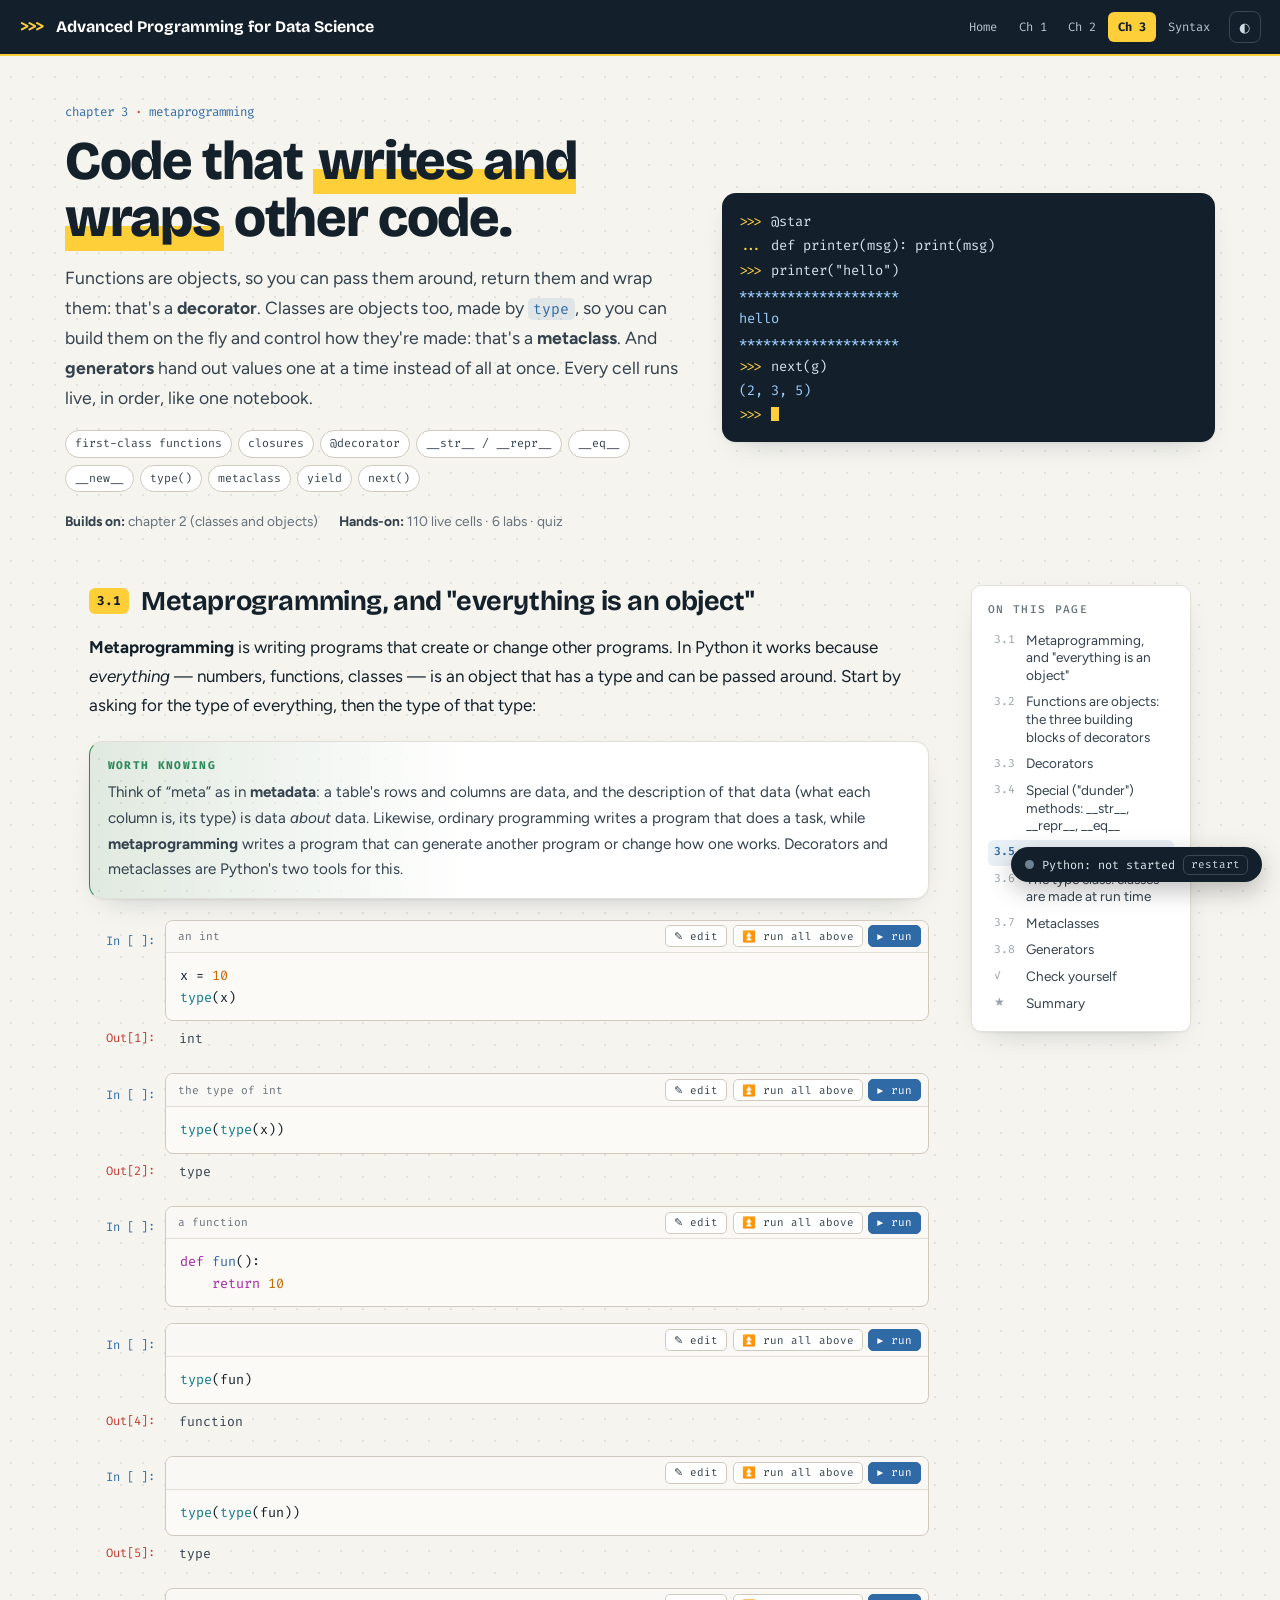
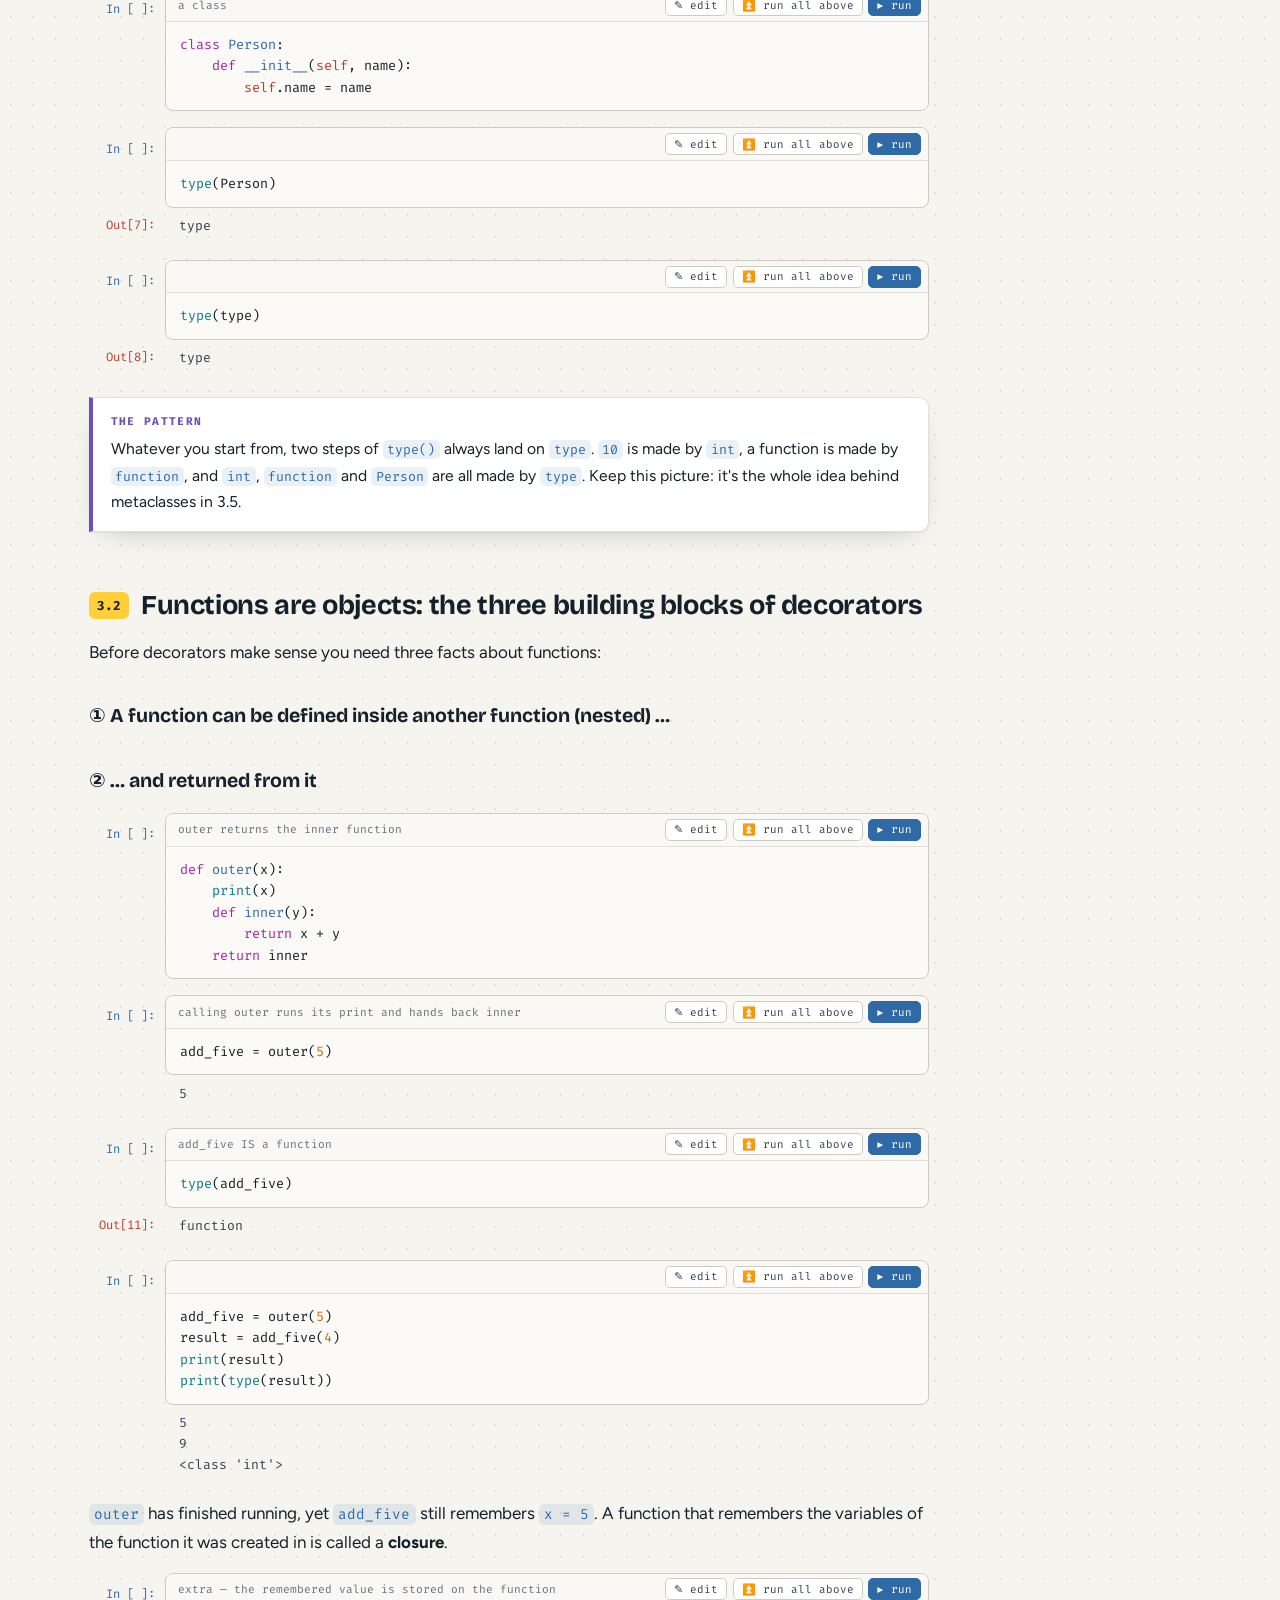
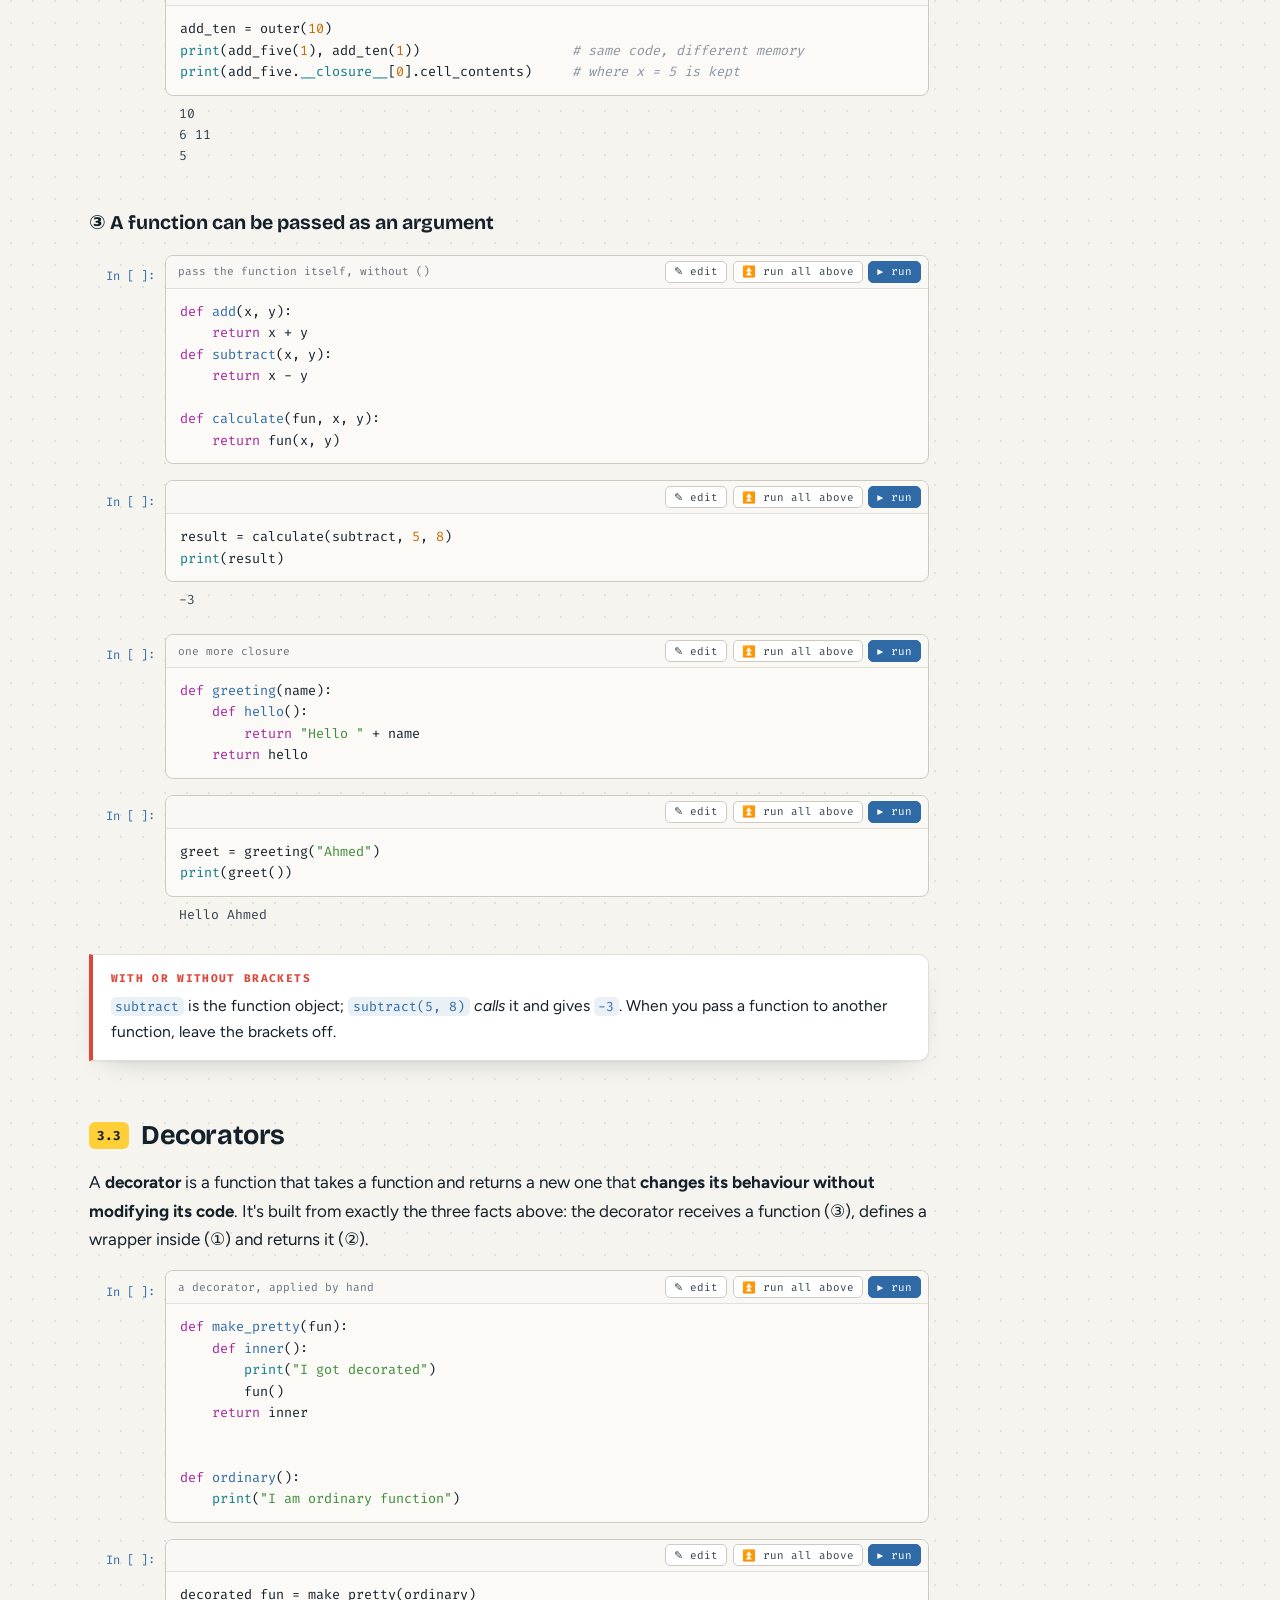
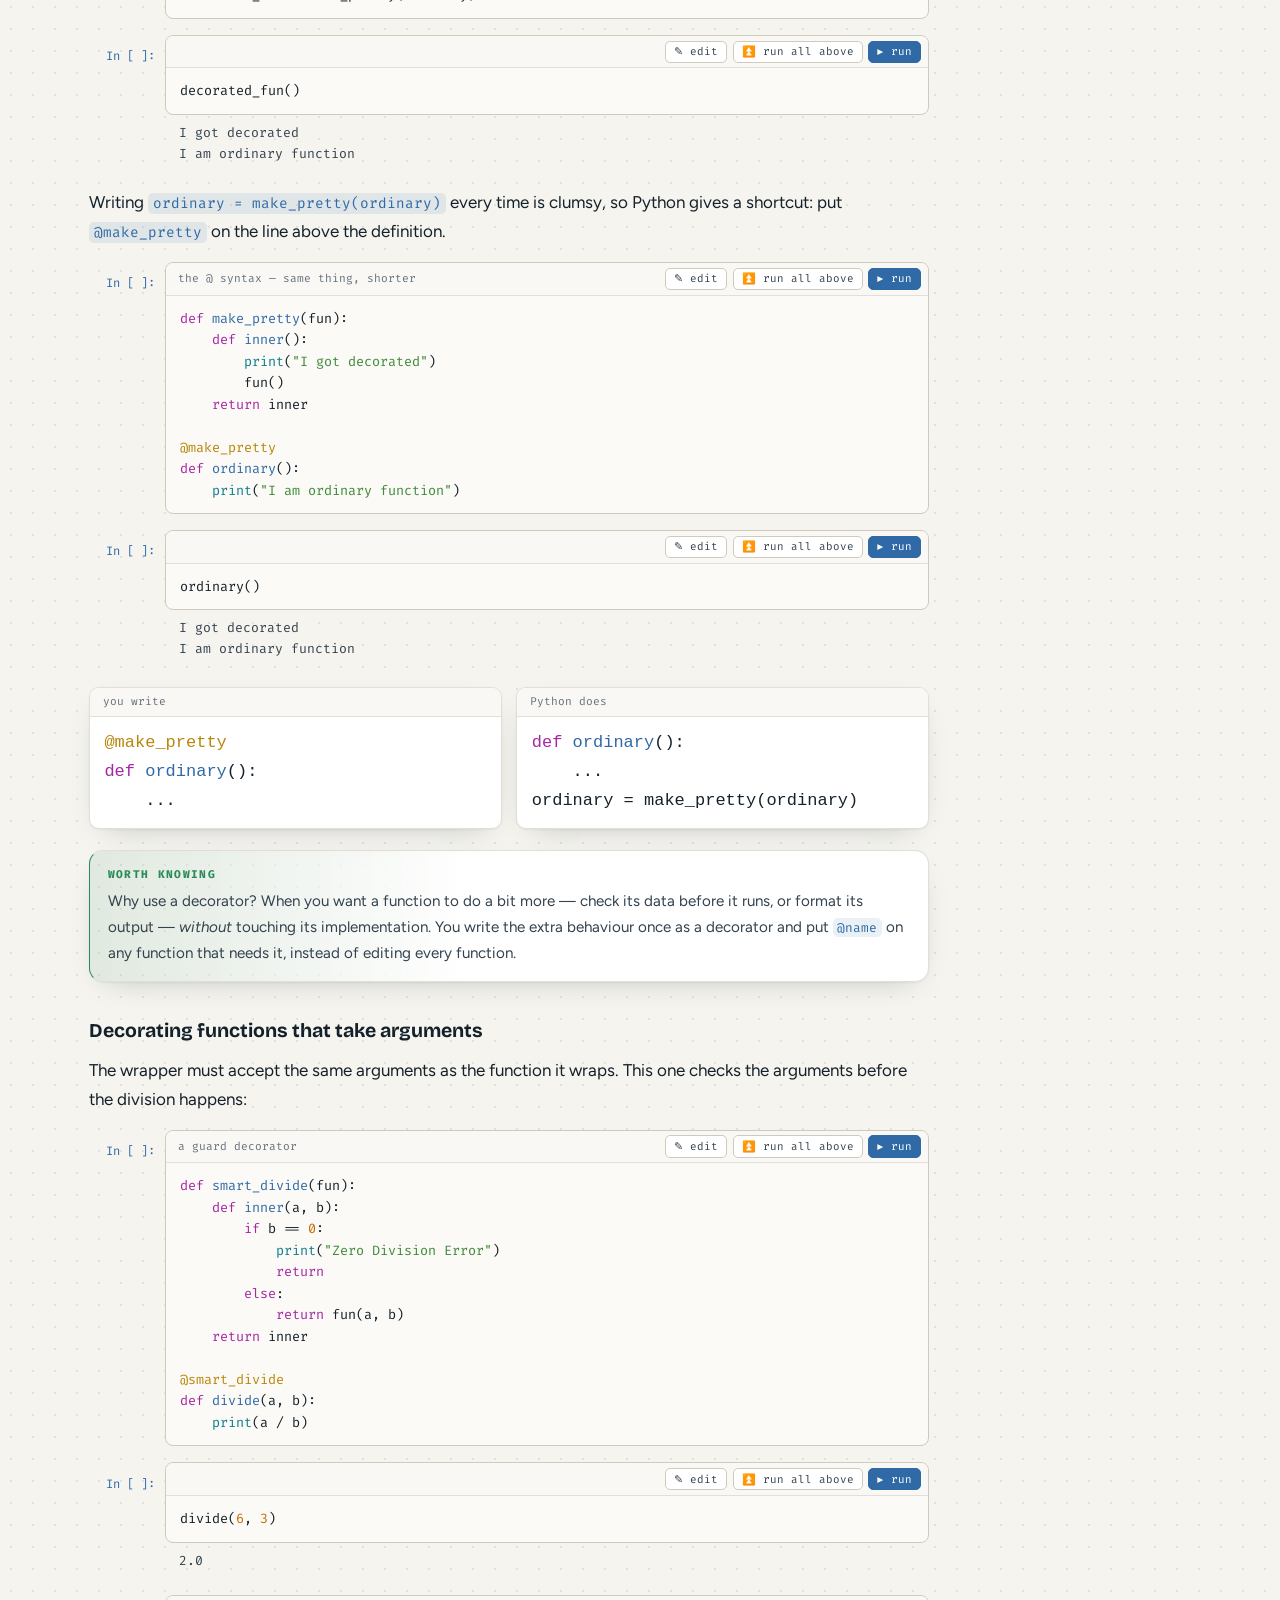
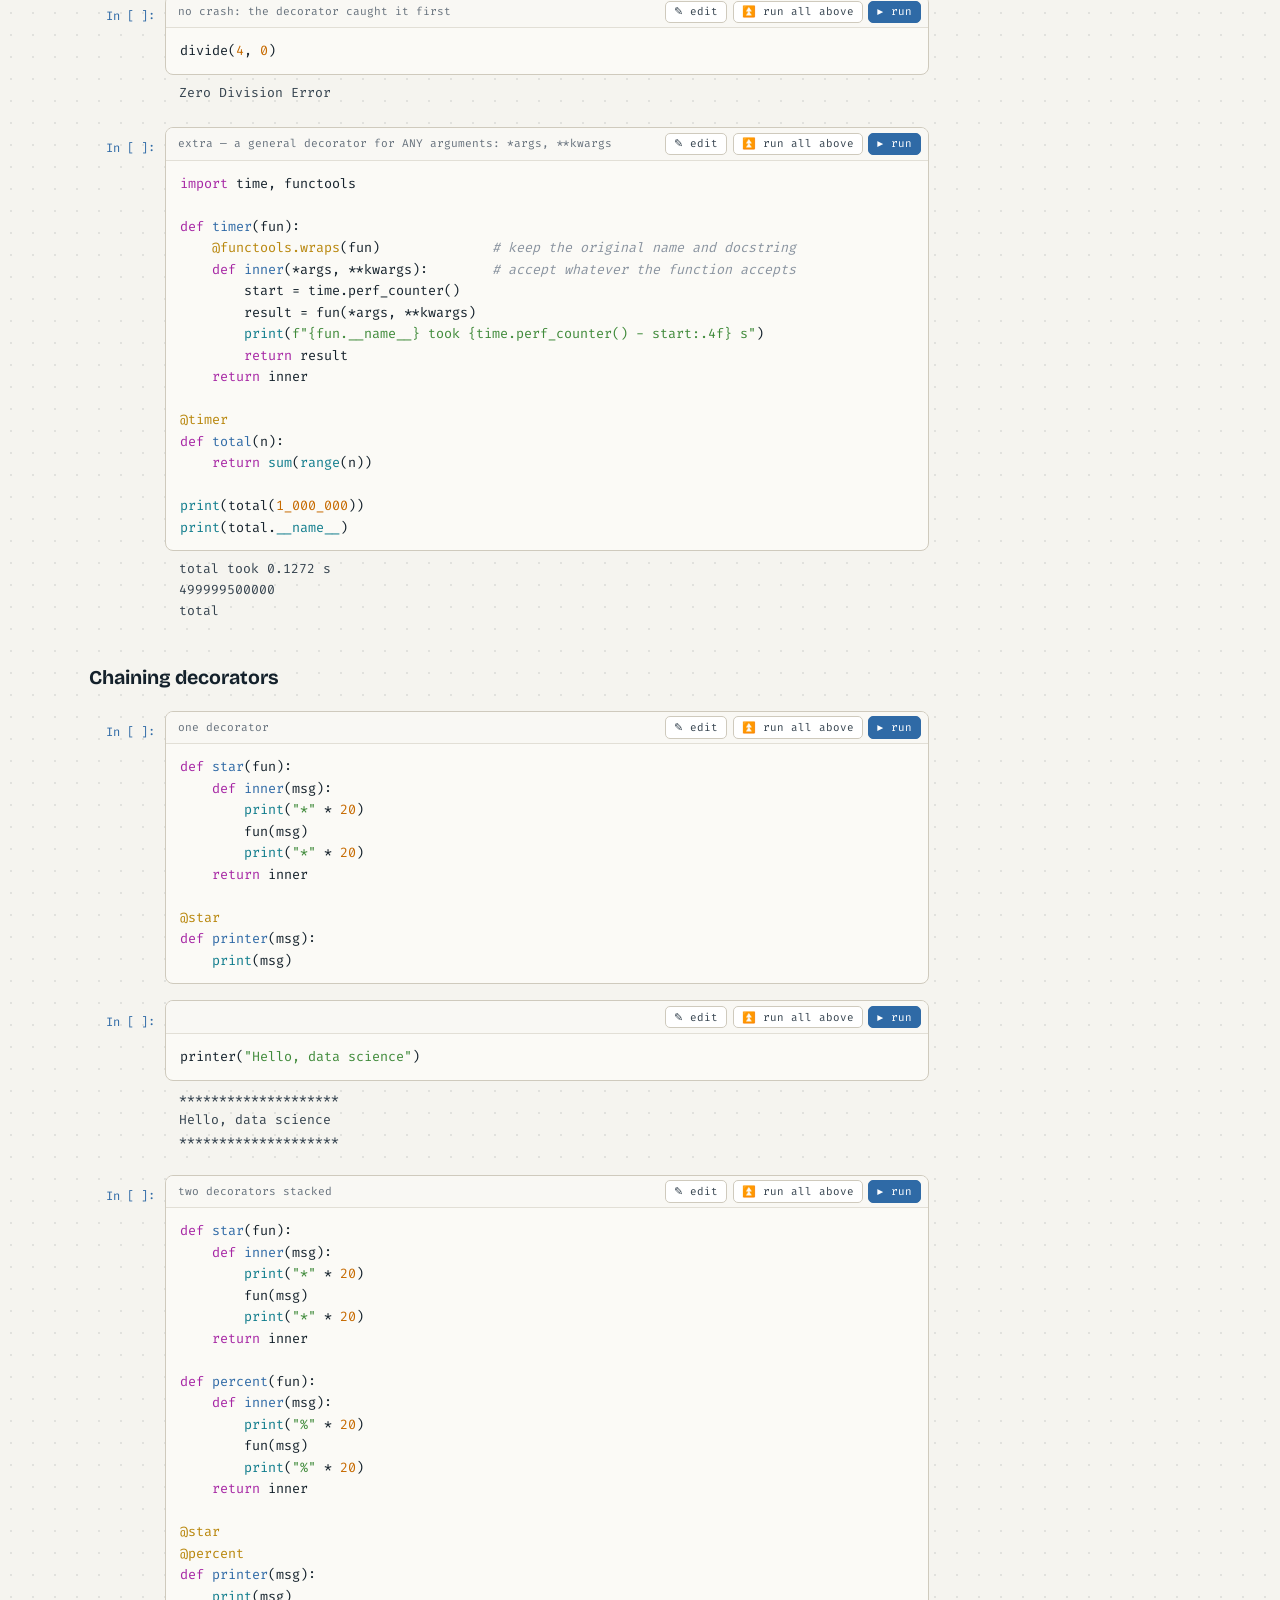
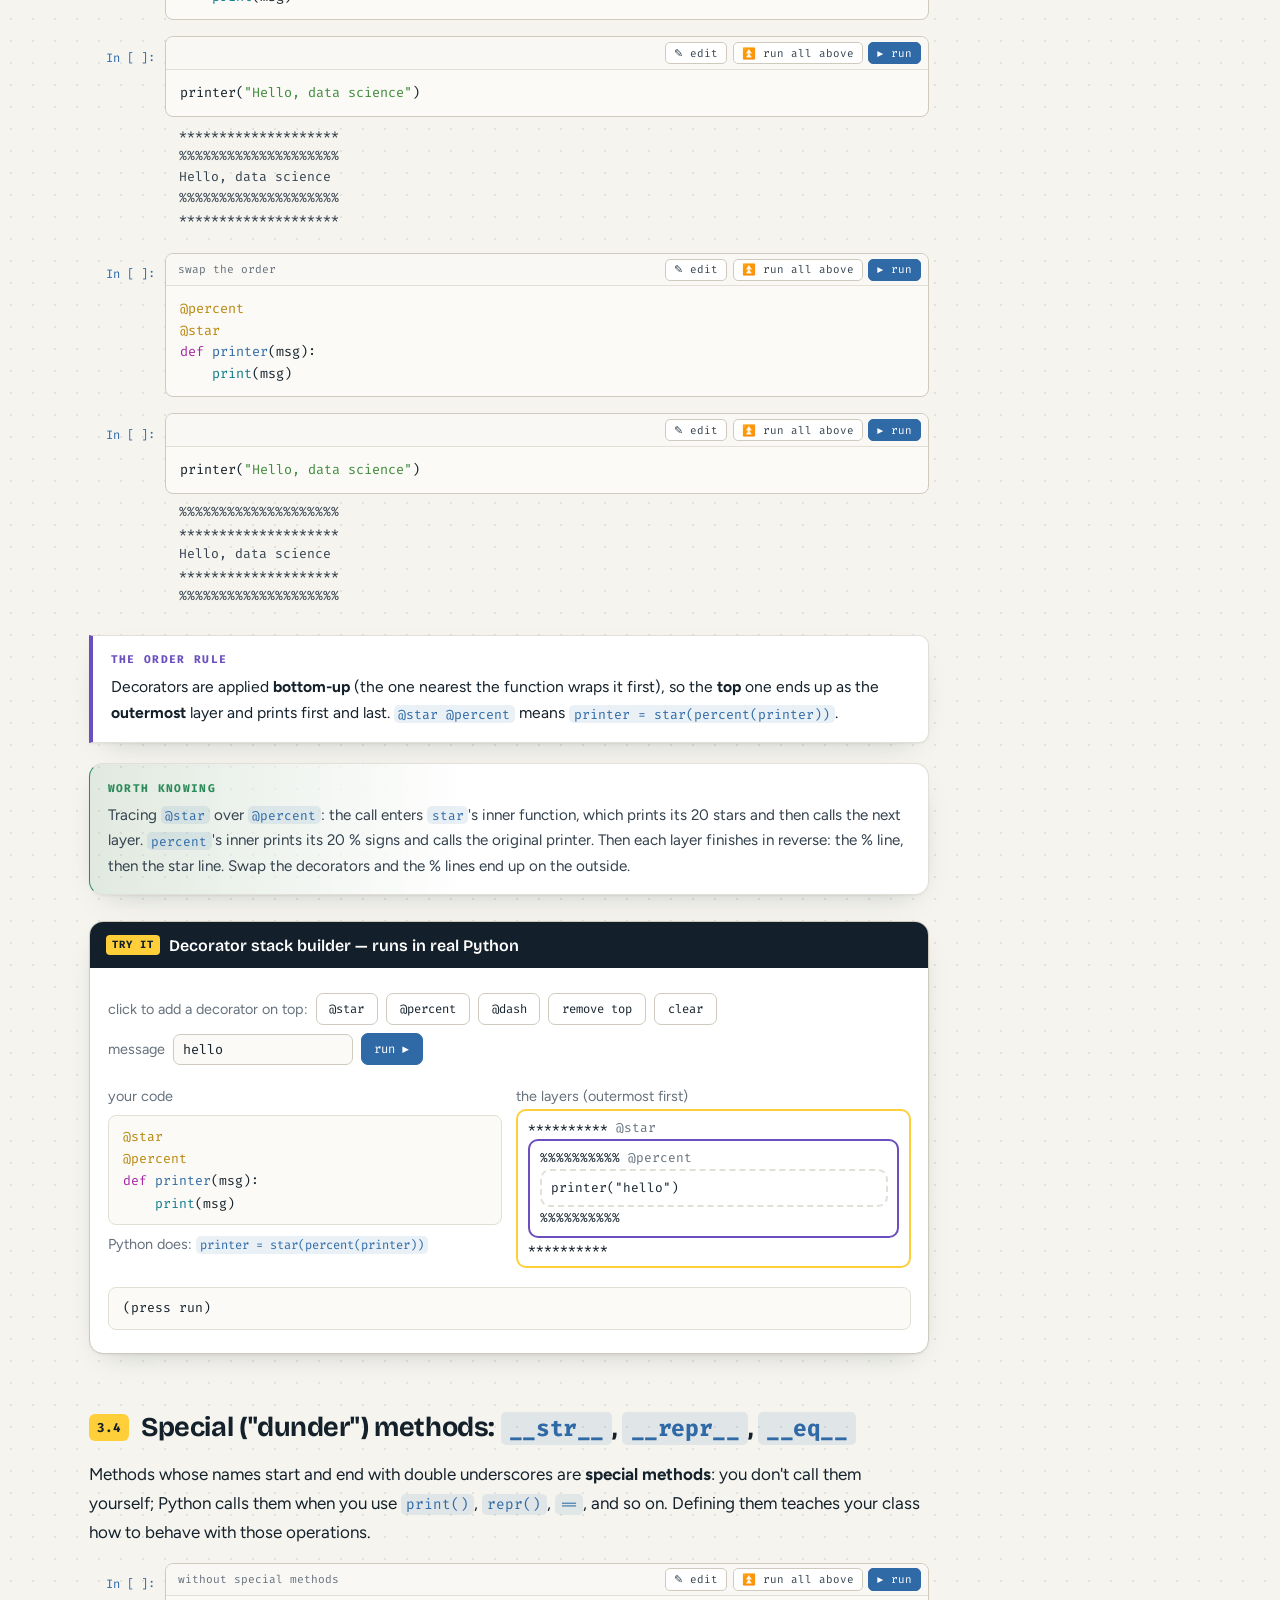
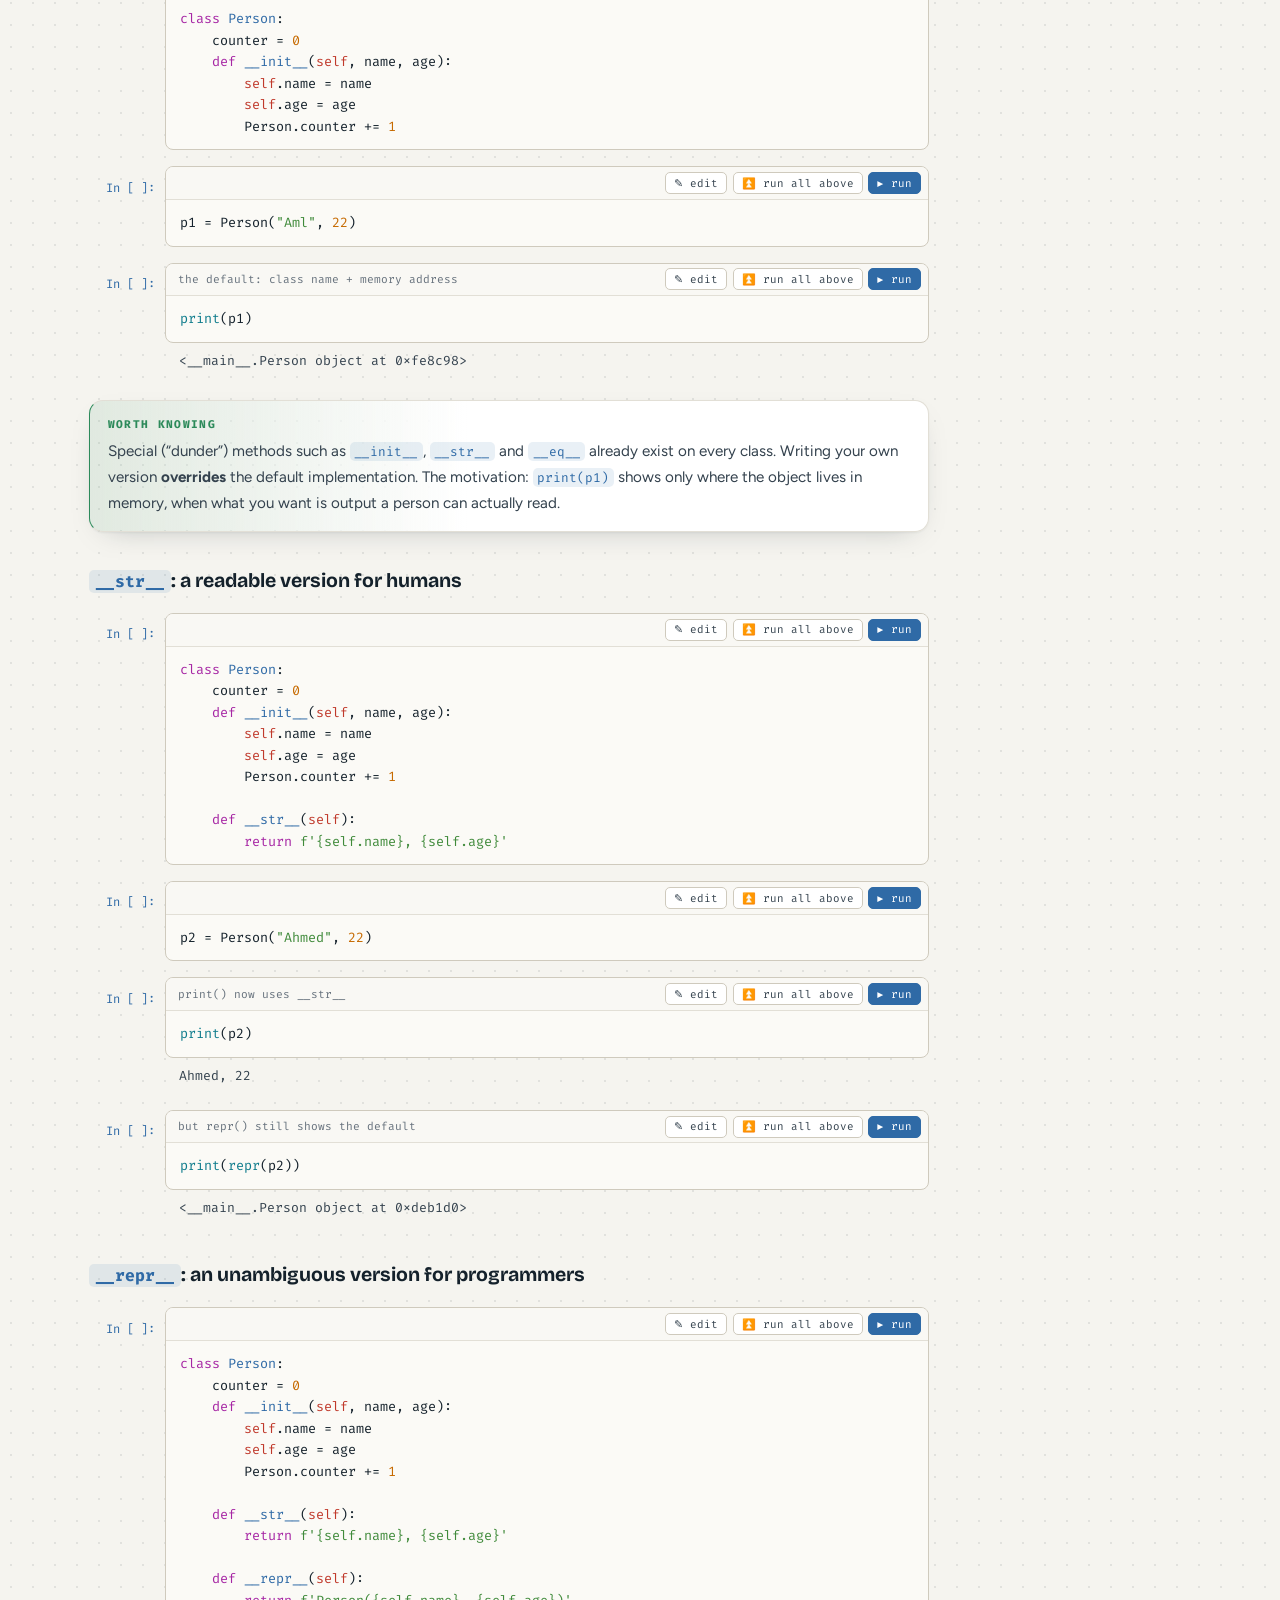
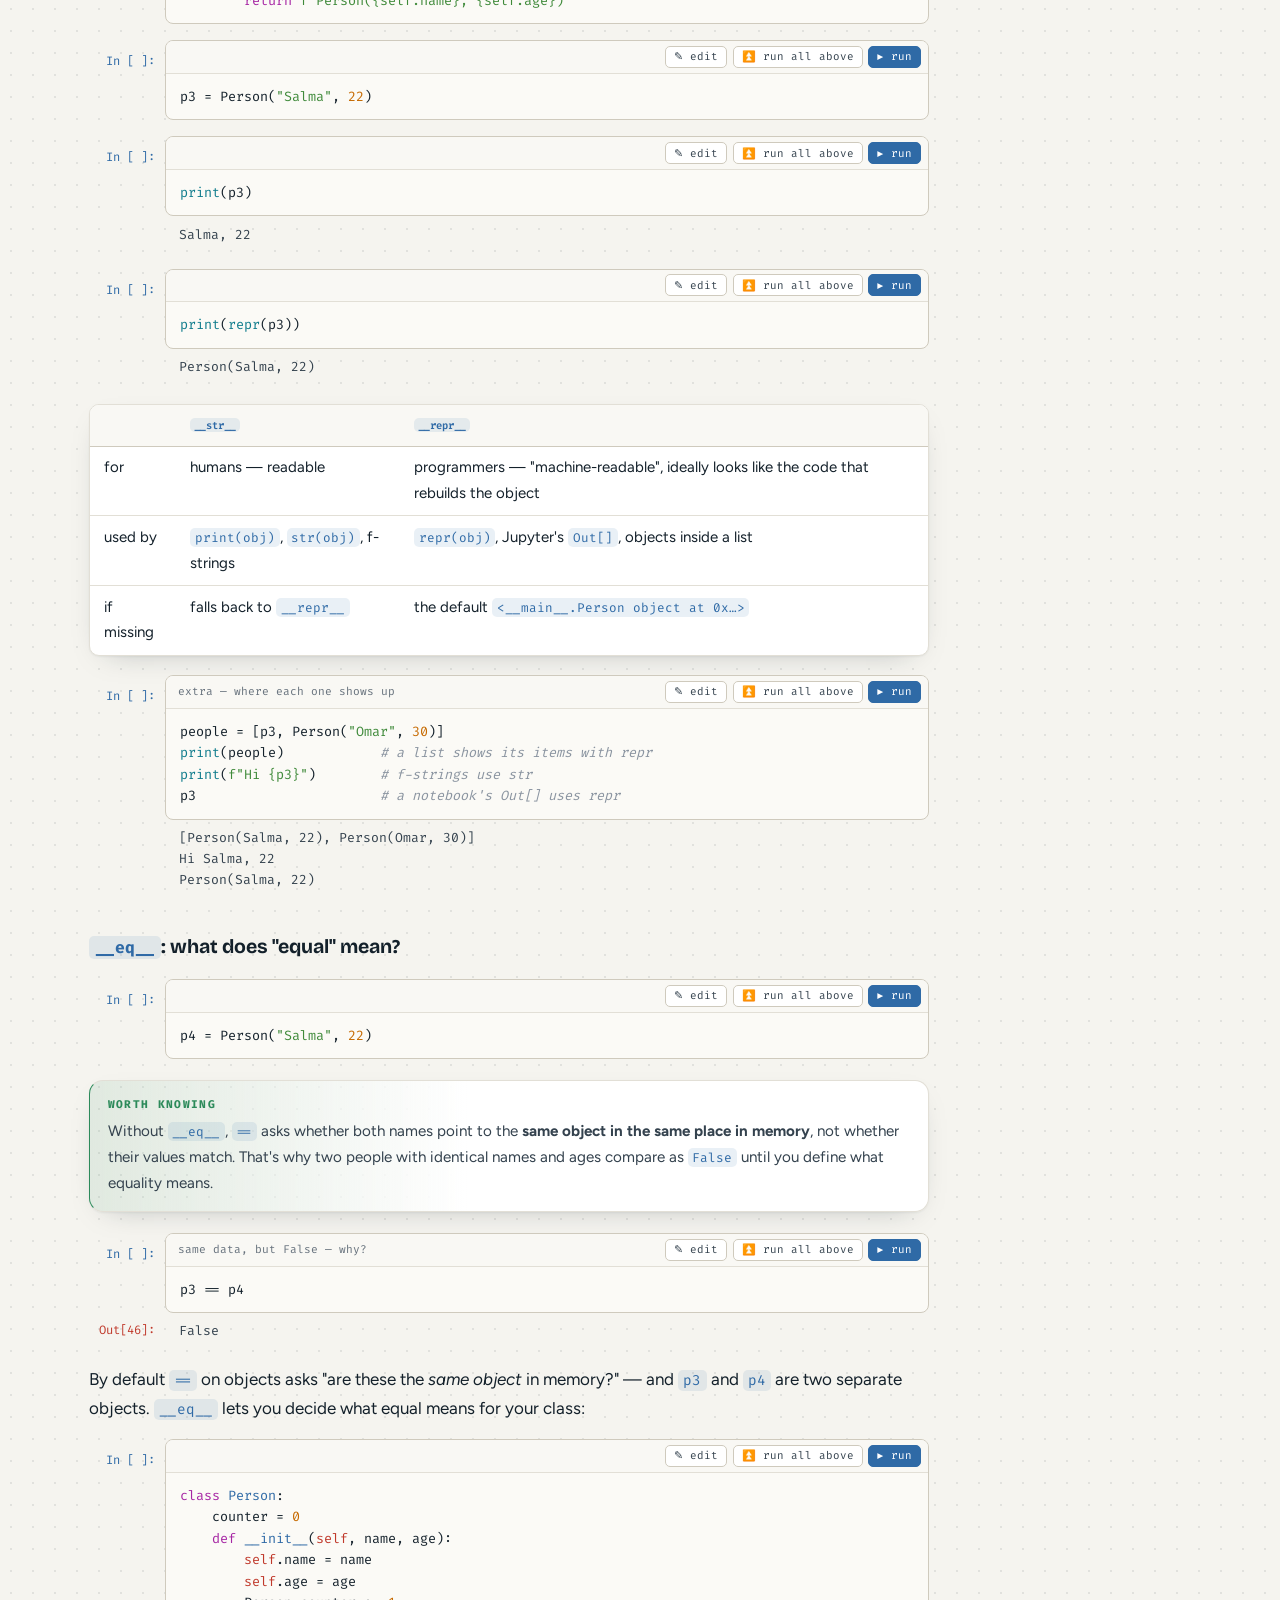
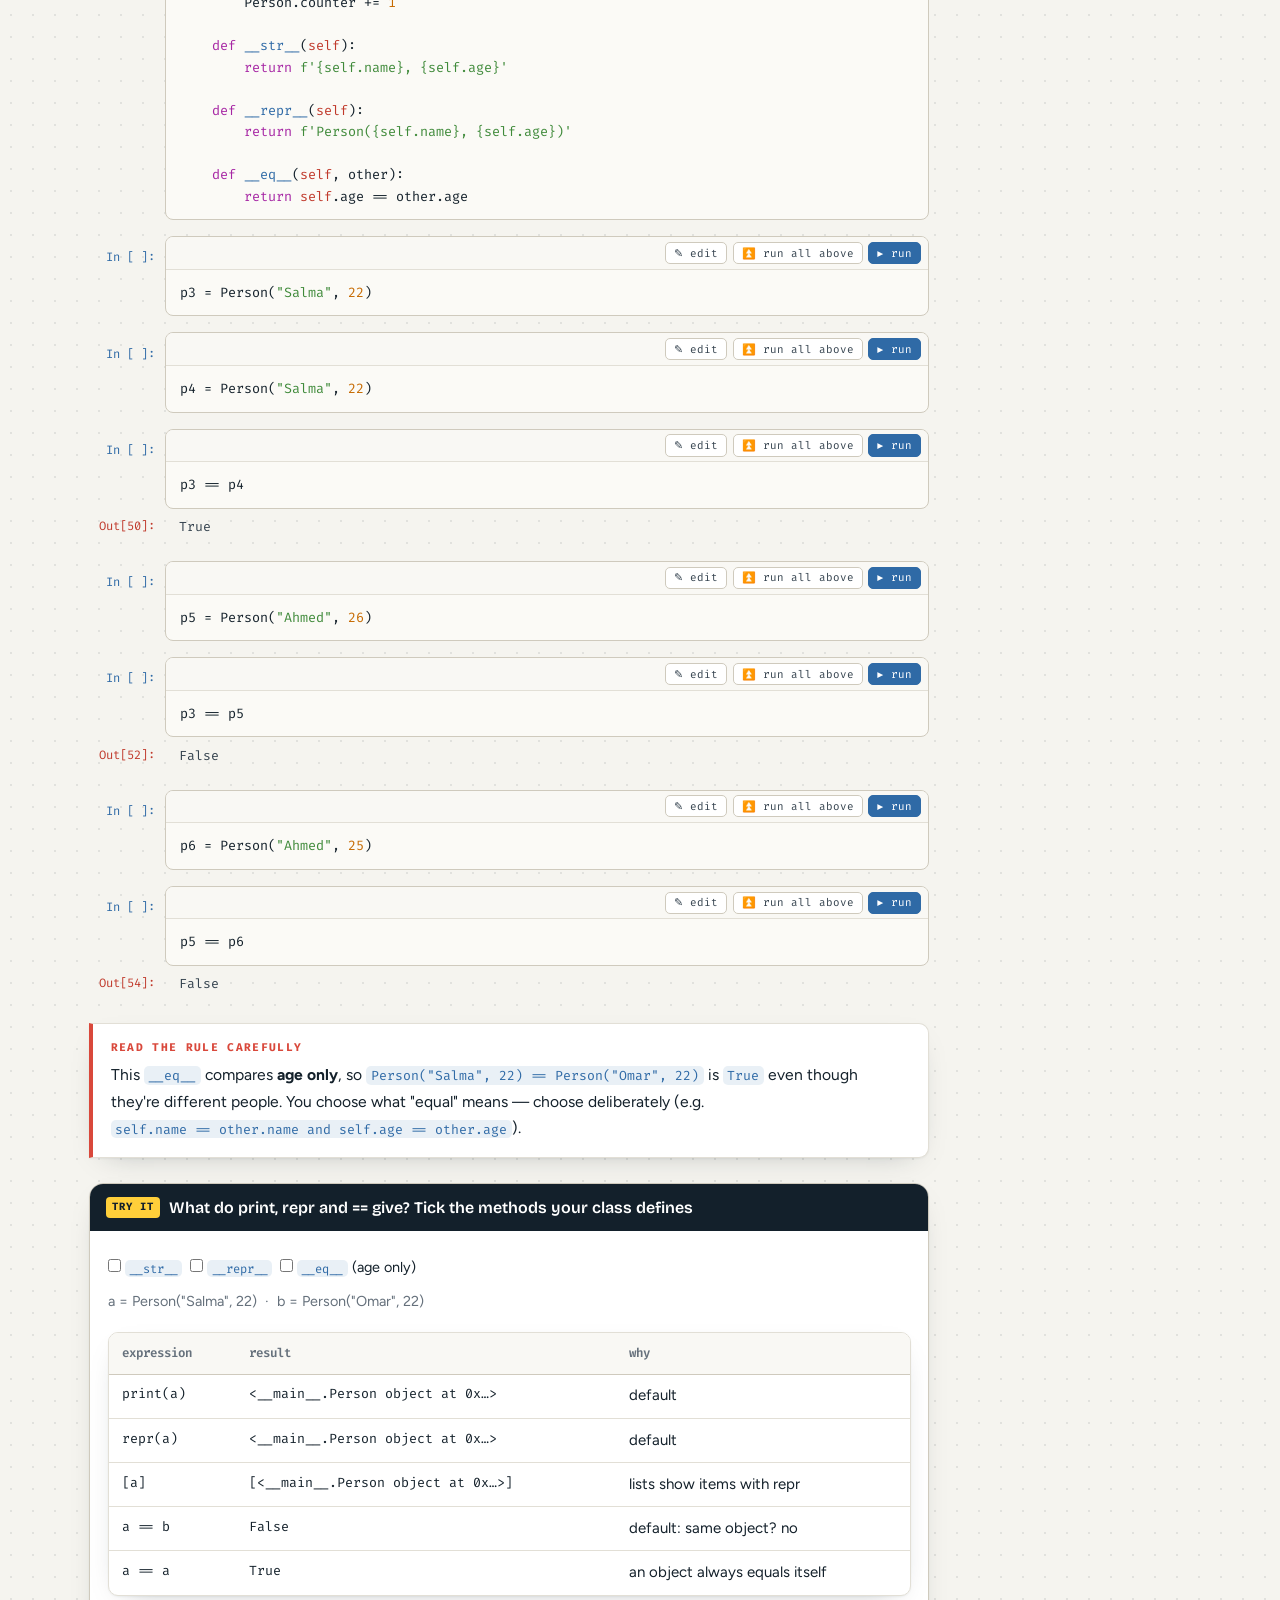
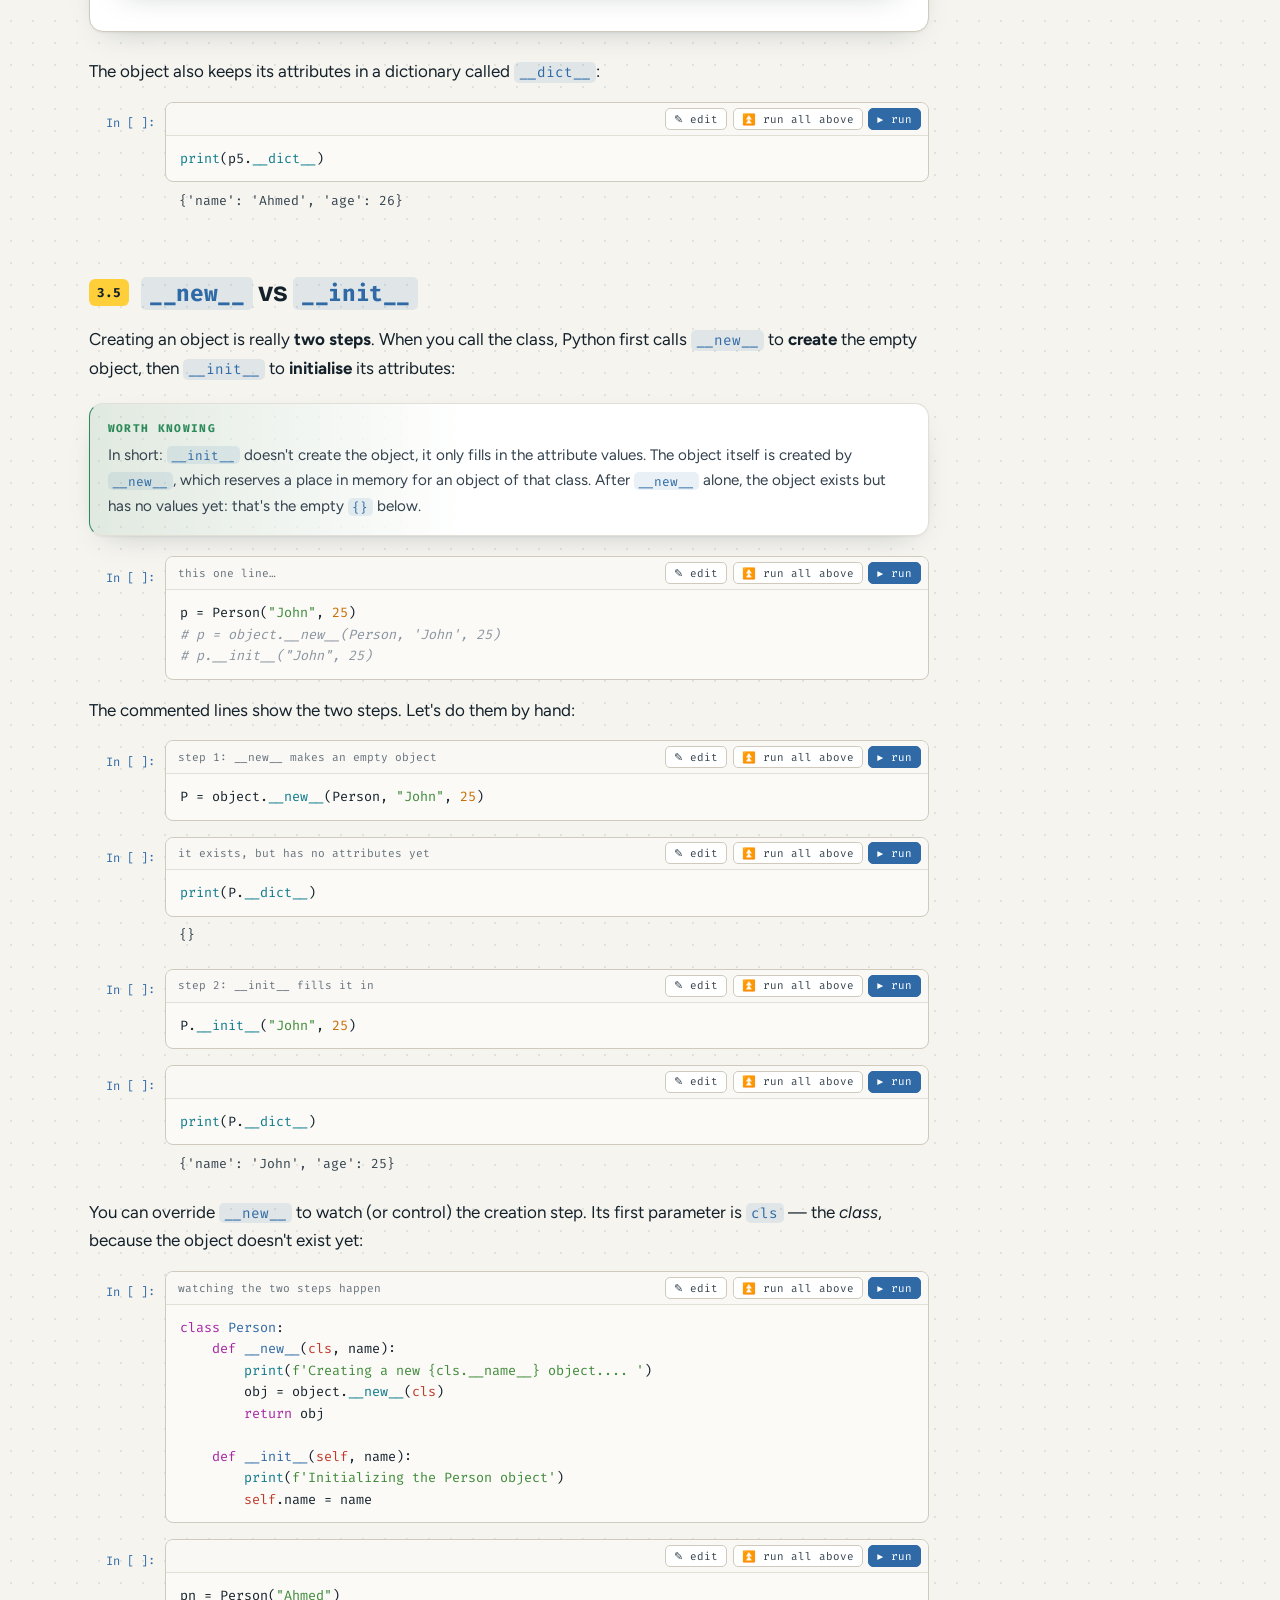
<file: lecture3.html>
<!DOCTYPE html>
<html lang="en">
<head>
<meta charset="UTF-8">
<meta name="viewport" content="width=device-width, initial-scale=1.0">
<title>Ch 3 · Decorators, Metaclasses & Generators — Advanced Programming for Data Science</title>
<link rel="preconnect" href="https://fonts.googleapis.com">
<link rel="preconnect" href="https://fonts.gstatic.com" crossorigin>
<link href="https://fonts.googleapis.com/css2?family=Bricolage+Grotesque:opsz,wght@12..96,500..800&family=Figtree:ital,wght@0,400;0,600;0,700;1,400&family=Fira+Code:wght@400;600&display=swap" rel="stylesheet">
<link rel="stylesheet" href="assets/style.css">
<script src="assets/site.js"></script>
</head>
<body data-page="l3">

<header class="hero">
  <div class="hero-inner">
    <div>
      <div class="eyebrow">chapter 3 <b>·</b> metaprogramming</div>
      <h1>Code that <span class="u">writes and wraps</span> other code.</h1>
      <p class="lead">Functions are objects, so you can pass them around, return them and wrap them: that's a <strong>decorator</strong>. Classes are objects too, made by <code>type</code>, so you can build them on the fly and control how they're made: that's a <strong>metaclass</strong>. And <strong>generators</strong> hand out values one at a time instead of all at once. Every cell runs live, in order, like one notebook.</p>
      <div class="tags"><span>first-class functions</span><span>closures</span><span>@decorator</span><span>__str__ / __repr__</span><span>__eq__</span><span>__new__</span><span>type()</span><span>metaclass</span><span>yield</span><span>next()</span></div>
      <div class="meta"><span><b>Builds on:</b> chapter 2 (classes and objects)</span><span><b>Hands-on:</b> 110 live cells · 6 labs · quiz</span></div>
    </div>
    <div class="repl" aria-hidden="true"><span class="p">&gt;&gt;&gt;</span> @star<br><span class="p">...</span> def printer(msg): print(msg)<br><span class="p">&gt;&gt;&gt;</span> printer("hello")<br><span class="o">********************</span><br><span class="o">hello</span><br><span class="o">********************</span><br><span class="p">&gt;&gt;&gt;</span> next(g)<br><span class="o">(2, 3, 5)</span><br><span class="p">&gt;&gt;&gt;</span> <span class="cursor"></span></div>
  </div>
</header>

<div class="page">
<main class="content">

<section class="section" id="s-meta">
  <div class="sec-head"><span class="sec-num">3.1</span><h2>Metaprogramming, and "everything is an object"</h2></div>
  <p><strong>Metaprogramming</strong> is writing programs that create or change other programs. In Python it works because <em>everything</em> — numbers, functions, classes — is an object that has a type and can be passed around. Start by asking for the type of everything, then the type of that type:</p>
  <div class="note lec"><div class="lbl">Worth knowing</div><p>Think of “meta” as in <strong>metadata</strong>: a table's rows and columns are data, and the description of that data (what each column is, its type) is data <em>about</em> data. Likewise, ordinary programming writes a program that does a task, while <strong>metaprogramming</strong> writes a program that can generate another program or change how one works. Decorators and metaclasses are Python's two tools for this.</p></div>
  <div class="cell" data-label="an int"><pre class="py">x = 10
type(x)</pre>
  <pre class="o" data-out="expr">int</pre></div>
  <div class="cell" data-label="the type of int"><pre class="py">type(type(x))</pre>
  <pre class="o" data-out="expr">type</pre></div>
  <div class="cell" data-label="a function"><pre class="py">def fun():
    return 10</pre></div>
  <div class="cell"><pre class="py">type(fun)</pre>
  <pre class="o" data-out="expr">function</pre></div>
  <div class="cell"><pre class="py">type(type(fun))</pre>
  <pre class="o" data-out="expr">type</pre></div>
  <div class="cell" data-label="a class"><pre class="py">class Person:
    def __init__(self, name):
        self.name = name</pre></div>
  <div class="cell"><pre class="py">type(Person)</pre>
  <pre class="o" data-out="expr">type</pre></div>
  <div class="cell"><pre class="py">type(type)</pre>
  <pre class="o" data-out="expr">type</pre></div>
  <div class="note key"><div class="lbl">The pattern</div><p>Whatever you start from, two steps of <code>type()</code> always land on <code>type</code>. <code>10</code> is made by <code>int</code>, a function is made by <code>function</code>, and <code>int</code>, <code>function</code> and <code>Person</code> are all made by <code>type</code>. Keep this picture: it's the whole idea behind metaclasses in 3.5.</p></div>
</section>

<section class="section" id="s-funcs">
  <div class="sec-head"><span class="sec-num">3.2</span><h2>Functions are objects: the three building blocks of decorators</h2></div>
  <p>Before decorators make sense you need three facts about functions:</p>
  <h3>① A function can be defined inside another function (nested) …</h3>
  <h3>② … and returned from it</h3>
  <div class="cell" data-label="outer returns the inner function"><pre class="py">def outer(x):
    print(x)
    def inner(y):
        return x + y
    return inner</pre></div>
  <div class="cell" data-label="calling outer runs its print and hands back inner"><pre class="py">add_five = outer(5)
</pre>
  <pre class="o">5</pre></div>
  <div class="cell" data-label="add_five IS a function"><pre class="py">type(add_five)</pre>
  <pre class="o" data-out="expr">function</pre></div>
  <div class="cell"><pre class="py">add_five = outer(5)
result = add_five(4)
print(result)
print(type(result))</pre>
  <pre class="o">5
9
&lt;class 'int'&gt;</pre></div>
  <p><code>outer</code> has finished running, yet <code>add_five</code> still remembers <code>x = 5</code>. A function that remembers the variables of the function it was created in is called a <strong>closure</strong>.</p>
  <div class="cell" data-label="extra — the remembered value is stored on the function"><pre class="py">add_ten = outer(10)
print(add_five(1), add_ten(1))                   # same code, different memory
print(add_five.__closure__[0].cell_contents)     # where x = 5 is kept</pre>
  <pre class="o">10
6 11
5</pre></div>
  <h3>③ A function can be passed as an argument</h3>
  <div class="cell" data-label="pass the function itself, without ()"><pre class="py">def add(x, y):
    return x + y
def subtract(x, y):
    return x - y

def calculate(fun, x, y):
    return fun(x, y)</pre></div>
  <div class="cell"><pre class="py">result = calculate(subtract, 5, 8)
print(result)</pre>
  <pre class="o">-3</pre></div>
  <div class="cell" data-label="one more closure"><pre class="py">def greeting(name):
    def hello():
        return "Hello " + name
    return hello</pre></div>
  <div class="cell"><pre class="py">greet = greeting("Ahmed")
print(greet())</pre>
  <pre class="o">Hello Ahmed</pre></div>
  <div class="note trap"><div class="lbl">With or without brackets</div><p><code>subtract</code> is the function object; <code>subtract(5, 8)</code> <em>calls</em> it and gives <code>-3</code>. When you pass a function to another function, leave the brackets off.</p></div>
</section>

<section class="section" id="s-deco">
  <div class="sec-head"><span class="sec-num">3.3</span><h2>Decorators</h2></div>
  <p>A <strong>decorator</strong> is a function that takes a function and returns a new one that <strong>changes its behaviour without modifying its code</strong>. It's built from exactly the three facts above: the decorator receives a function (③), defines a wrapper inside (①) and returns it (②).</p>
  <div class="cell" data-label="a decorator, applied by hand"><pre class="py">def make_pretty(fun):
    def inner():
        print("I got decorated")
        fun()
    return inner


def ordinary():
    print("I am ordinary function")</pre></div>
  <div class="cell"><pre class="py">decorated_fun = make_pretty(ordinary)</pre></div>
  <div class="cell"><pre class="py">decorated_fun()</pre>
  <pre class="o">I got decorated
I am ordinary function</pre></div>
  <p>Writing <code>ordinary = make_pretty(ordinary)</code> every time is clumsy, so Python gives a shortcut: put <code>@make_pretty</code> on the line above the definition.</p>
  <div class="cell" data-label="the @ syntax — same thing, shorter"><pre class="py">def make_pretty(fun):
    def inner():
        print("I got decorated")
        fun()
    return inner

@make_pretty
def ordinary():
    print("I am ordinary function")</pre></div>
  <div class="cell"><pre class="py">ordinary()</pre>
  <pre class="o">I got decorated
I am ordinary function</pre></div>
  <div class="grid">
    <div class="obj"><div class="ty">you write</div><div class="bd"><pre class="hl-py">@make_pretty
def ordinary():
    ...</pre></div></div>
    <div class="obj"><div class="ty">Python does</div><div class="bd"><pre class="hl-py">def ordinary():
    ...
ordinary = make_pretty(ordinary)</pre></div></div>
  </div>
  <div class="note lec"><div class="lbl">Worth knowing</div><p>Why use a decorator? When you want a function to do a bit more — check its data before it runs, or format its output — <em>without</em> touching its implementation. You write the extra behaviour once as a decorator and put <code>@name</code> on any function that needs it, instead of editing every function.</p></div>
  <h3>Decorating functions that take arguments</h3>
  <p>The wrapper must accept the same arguments as the function it wraps. This one checks the arguments before the division happens:</p>
  <div class="cell" data-label="a guard decorator"><pre class="py">def smart_divide(fun):
    def inner(a, b):
        if b == 0:
            print("Zero Division Error")
            return
        else:
            return fun(a, b)
    return inner

@smart_divide
def divide(a, b):
    print(a / b)</pre></div>
  <div class="cell"><pre class="py">divide(6, 3)</pre>
  <pre class="o">2.0</pre></div>
  <div class="cell" data-label="no crash: the decorator caught it first"><pre class="py">divide(4, 0)</pre>
  <pre class="o">Zero Division Error</pre></div>
  <div class="cell" data-label="extra — a general decorator for ANY arguments: *args, **kwargs"><pre class="py">import time, functools

def timer(fun):
    @functools.wraps(fun)              # keep the original name and docstring
    def inner(*args, **kwargs):        # accept whatever the function accepts
        start = time.perf_counter()
        result = fun(*args, **kwargs)
        print(f"{fun.__name__} took {time.perf_counter() - start:.4f} s")
        return result
    return inner

@timer
def total(n):
    return sum(range(n))

print(total(1_000_000))
print(total.__name__)</pre>
  <pre class="o">total took 0.1272 s
499999500000
total</pre></div>
  <h3>Chaining decorators</h3>
  <div class="cell" data-label="one decorator"><pre class="py">def star(fun):
    def inner(msg):
        print("*" * 20)
        fun(msg)
        print("*" * 20)
    return inner

@star
def printer(msg):
    print(msg)</pre></div>
  <div class="cell"><pre class="py">printer("Hello, data science")</pre>
  <pre class="o">********************
Hello, data science
********************</pre></div>
  <div class="cell" data-label="two decorators stacked"><pre class="py">def star(fun):
    def inner(msg):
        print("*" * 20)
        fun(msg)
        print("*" * 20)
    return inner

def percent(fun):
    def inner(msg):
        print("%" * 20)
        fun(msg)
        print("%" * 20)
    return inner

@star
@percent
def printer(msg):
    print(msg)</pre></div>
  <div class="cell"><pre class="py">printer("Hello, data science")</pre>
  <pre class="o">********************
%%%%%%%%%%%%%%%%%%%%
Hello, data science
%%%%%%%%%%%%%%%%%%%%
********************</pre></div>
  <div class="cell" data-label="swap the order"><pre class="py">@percent
@star
def printer(msg):
    print(msg)</pre></div>
  <div class="cell"><pre class="py">printer("Hello, data science")</pre>
  <pre class="o">%%%%%%%%%%%%%%%%%%%%
********************
Hello, data science
********************
%%%%%%%%%%%%%%%%%%%%</pre></div>
  <div class="note key"><div class="lbl">The order rule</div><p>Decorators are applied <strong>bottom-up</strong> (the one nearest the function wraps it first), so the <strong>top</strong> one ends up as the <strong>outermost</strong> layer and prints first and last. <code>@star @percent</code> means <code>printer = star(percent(printer))</code>.</p></div>
  <div class="note lec"><div class="lbl">Worth knowing</div><p>Tracing <code>@star</code> over <code>@percent</code>: the call enters <code>star</code>'s inner function, which prints its 20 stars and then calls the next layer. <code>percent</code>'s inner prints its 20 % signs and calls the original printer. Then each layer finishes in reverse: the % line, then the star line. Swap the decorators and the % lines end up on the outside.</p></div>
  <div class="lab" id="lab-onion">
    <div class="lab-head"><span class="badge">try it</span><span class="title">Decorator stack builder — runs in real Python</span></div>
    <div class="lab-body">
      <div class="row small"><span class="muted">click to add a decorator on top:</span><button class="btn" data-d="star">@star</button><button class="btn" data-d="percent">@percent</button><button class="btn" data-d="dash">@dash</button><button class="btn" data-op="pop">remove top</button><button class="btn" data-op="clear">clear</button></div>
      <div class="row small"><span class="muted">message</span><input class="txt" id="on-msg" value="hello" style="width:180px"><button class="btn primary" id="on-run">run ▶</button></div>
      <div class="grid">
        <div><div class="small muted">your code</div><pre class="hl-py codeview" id="on-code" style="padding:.6rem .9rem;white-space:pre"></pre><div class="small muted" id="on-eq"></div></div>
        <div><div class="small muted">the layers (outermost first)</div><div class="onion" id="on-layers"></div></div>
      </div>
      <pre class="codeview" id="on-out" style="padding:.6rem .9rem;white-space:pre">(press run)</pre>
    </div>
  </div>
</section>

<section class="section" id="s-special">
  <div class="sec-head"><span class="sec-num">3.4</span><h2>Special ("dunder") methods: <code>__str__</code>, <code>__repr__</code>, <code>__eq__</code></h2></div>
  <p>Methods whose names start and end with double underscores are <strong>special methods</strong>: you don't call them yourself; Python calls them when you use <code>print()</code>, <code>repr()</code>, <code>==</code>, and so on. Defining them teaches your class how to behave with those operations.</p>
  <div class="cell" data-label="without special methods"><pre class="py">class Person:
    counter = 0
    def __init__(self, name, age):
        self.name = name
        self.age = age
        Person.counter += 1</pre></div>
  <div class="cell"><pre class="py">p1 = Person("Aml", 22)</pre></div>
  <div class="cell" data-label="the default: class name + memory address"><pre class="py">print(p1)</pre>
  <pre class="o">&lt;__main__.Person object at 0xfe8c98&gt;</pre></div>
  <div class="note lec"><div class="lbl">Worth knowing</div><p>Special (“dunder”) methods such as <code>__init__</code>, <code>__str__</code> and <code>__eq__</code> already exist on every class. Writing your own version <strong>overrides</strong> the default implementation. The motivation: <code>print(p1)</code> shows only where the object lives in memory, when what you want is output a person can actually read.</p></div>
  <h3><code>__str__</code>: a readable version for humans</h3>
  <div class="cell"><pre class="py">class Person:
    counter = 0
    def __init__(self, name, age):
        self.name = name
        self.age = age
        Person.counter += 1

    def __str__(self):
        return f'{self.name}, {self.age}'</pre></div>
  <div class="cell"><pre class="py">p2 = Person("Ahmed", 22)</pre></div>
  <div class="cell" data-label="print() now uses __str__"><pre class="py">print(p2)</pre>
  <pre class="o">Ahmed, 22</pre></div>
  <div class="cell" data-label="but repr() still shows the default"><pre class="py">print(repr(p2))</pre>
  <pre class="o">&lt;__main__.Person object at 0xdeb1d0&gt;</pre></div>
  <h3><code>__repr__</code>: an unambiguous version for programmers</h3>
  <div class="cell"><pre class="py">class Person:
    counter = 0
    def __init__(self, name, age):
        self.name = name
        self.age = age
        Person.counter += 1

    def __str__(self):
        return f'{self.name}, {self.age}'

    def __repr__(self):
        return f'Person({self.name}, {self.age})'</pre></div>
  <div class="cell"><pre class="py">p3 = Person("Salma", 22)</pre></div>
  <div class="cell"><pre class="py">print(p3)</pre>
  <pre class="o">Salma, 22</pre></div>
  <div class="cell"><pre class="py">print(repr(p3))</pre>
  <pre class="o">Person(Salma, 22)</pre></div>
  <div class="table-wrap"><table class="t">
    <tr><th></th><th><code>__str__</code></th><th><code>__repr__</code></th></tr>
    <tr><td>for</td><td>humans — readable</td><td>programmers — "machine-readable", ideally looks like the code that rebuilds the object</td></tr>
    <tr><td>used by</td><td><code>print(obj)</code>, <code>str(obj)</code>, f-strings</td><td><code>repr(obj)</code>, Jupyter's <code>Out[]</code>, objects inside a list</td></tr>
    <tr><td>if missing</td><td>falls back to <code>__repr__</code></td><td>the default <code>&lt;__main__.Person object at 0x…&gt;</code></td></tr>
  </table></div>
  <div class="cell" data-label="extra — where each one shows up"><pre class="py">people = [p3, Person("Omar", 30)]
print(people)            # a list shows its items with repr
print(f"Hi {p3}")        # f-strings use str
p3                       # a notebook's Out[] uses repr</pre>
  <pre class="o">[Person(Salma, 22), Person(Omar, 30)]
Hi Salma, 22
Person(Salma, 22)</pre></div>
  <h3><code>__eq__</code>: what does "equal" mean?</h3>
  <div class="cell"><pre class="py">p4 = Person("Salma", 22)</pre></div>
  <div class="note lec"><div class="lbl">Worth knowing</div><p>Without <code>__eq__</code>, <code>==</code> asks whether both names point to the <strong>same object in the same place in memory</strong>, not whether their values match. That's why two people with identical names and ages compare as <code>False</code> until you define what equality means.</p></div>
  <div class="cell" data-label="same data, but False — why?"><pre class="py">p3 == p4</pre>
  <pre class="o" data-out="expr">False</pre></div>
  <p>By default <code>==</code> on objects asks "are these the <em>same object</em> in memory?" — and <code>p3</code> and <code>p4</code> are two separate objects. <code>__eq__</code> lets you decide what equal means for your class:</p>
  <div class="cell"><pre class="py">class Person:
    counter = 0
    def __init__(self, name, age):
        self.name = name
        self.age = age
        Person.counter += 1

    def __str__(self):
        return f'{self.name}, {self.age}'

    def __repr__(self):
        return f'Person({self.name}, {self.age})'

    def __eq__(self, other):
        return self.age == other.age </pre></div>
  <div class="cell"><pre class="py">p3 = Person("Salma", 22)</pre></div>
  <div class="cell"><pre class="py">p4 = Person("Salma", 22)</pre></div>
  <div class="cell"><pre class="py">p3 == p4</pre>
  <pre class="o" data-out="expr">True</pre></div>
  <div class="cell"><pre class="py">p5 = Person("Ahmed", 26)</pre></div>
  <div class="cell"><pre class="py">p3 == p5</pre>
  <pre class="o" data-out="expr">False</pre></div>
  <div class="cell"><pre class="py">p6 = Person("Ahmed", 25)</pre></div>
  <div class="cell"><pre class="py">p5 == p6</pre>
  <pre class="o" data-out="expr">False</pre></div>
  <div class="note trap"><div class="lbl">Read the rule carefully</div><p>This <code>__eq__</code> compares <strong>age only</strong>, so <code>Person("Salma", 22) == Person("Omar", 22)</code> is <code>True</code> even though they're different people. You choose what "equal" means — choose deliberately (e.g. <code>self.name == other.name and self.age == other.age</code>).</p></div>
  <div class="lab" id="lab-dunder">
    <div class="lab-head"><span class="badge">try it</span><span class="title">What do print, repr and == give? Tick the methods your class defines</span></div>
    <div class="lab-body">
      <div class="row small"><label><input type="checkbox" id="du-str"> <code>__str__</code></label><label><input type="checkbox" id="du-repr"> <code>__repr__</code></label><label><input type="checkbox" id="du-eq"> <code>__eq__</code> (age only)</label></div>
      <div class="small muted">a = Person("Salma", 22) &nbsp;·&nbsp; b = Person("Omar", 22)</div>
      <div class="table-wrap"><table class="t" id="du-tab"></table></div>
    </div>
  </div>
  <p>The object also keeps its attributes in a dictionary called <code>__dict__</code>:</p>
  <div class="cell"><pre class="py">print(p5.__dict__)</pre>
  <pre class="o">{'name': 'Ahmed', 'age': 26}</pre></div>
</section>

<section class="section" id="s-new">
  <div class="sec-head"><span class="sec-num">3.5</span><h2><code>__new__</code> vs <code>__init__</code></h2></div>
  <p>Creating an object is really <strong>two steps</strong>. When you call the class, Python first calls <code>__new__</code> to <strong>create</strong> the empty object, then <code>__init__</code> to <strong>initialise</strong> its attributes:</p>
  <div class="note lec"><div class="lbl">Worth knowing</div><p>In short: <code>__init__</code> doesn't create the object, it only fills in the attribute values. The object itself is created by <code>__new__</code>, which reserves a place in memory for an object of that class. After <code>__new__</code> alone, the object exists but has no values yet: that's the empty <code>{}</code> below.</p></div>
  <div class="cell" data-label="this one line…"><pre class="py">p = Person("John", 25)
# p = object.__new__(Person, 'John', 25)
# p.__init__("John", 25)</pre></div>
  <p>The commented lines show the two steps. Let's do them by hand:</p>
  <div class="cell" data-label="step 1: __new__ makes an empty object"><pre class="py">P = object.__new__(Person, "John", 25)</pre></div>
  <div class="cell" data-label="it exists, but has no attributes yet"><pre class="py">print(P.__dict__)</pre>
  <pre class="o">{}</pre></div>
  <div class="cell" data-label="step 2: __init__ fills it in"><pre class="py">P.__init__("John", 25)</pre></div>
  <div class="cell"><pre class="py">print(P.__dict__)</pre>
  <pre class="o">{'name': 'John', 'age': 25}</pre></div>
  <p>You can override <code>__new__</code> to watch (or control) the creation step. Its first parameter is <code>cls</code> — the <em>class</em>, because the object doesn't exist yet:</p>
  <div class="cell" data-label="watching the two steps happen"><pre class="py">class Person:
    def __new__(cls, name):
        print(f'Creating a new {cls.__name__} object.... ')
        obj = object.__new__(cls)
        return obj

    def __init__(self, name):
        print(f'Initializing the Person object')
        self.name = name</pre></div>
  <div class="cell"><pre class="py">pn = Person("Ahmed")</pre>
  <pre class="o">Creating a new Person object.... 
Initializing the Person object</pre></div>
  <div class="cell" data-label="__new__ can even set attributes itself"><pre class="py">class Person:
    def __new__(cls, first_name, last_name):
        obj = super().__new__(cls)

        obj.first_name = first_name
        obj.last_name = last_name

        obj.full_name = f'{first_name} {last_name}'

        return obj</pre></div>
  <div class="cell"><pre class="py">pf = Person("Ada", "Lovelace")</pre></div>
  <div class="cell"><pre class="py">pf.full_name</pre>
  <pre class="o" data-out="expr">'Ada Lovelace'</pre></div>
  <div class="cell"><pre class="py">print(pf.__dict__)</pre>
  <pre class="o">{'first_name': 'Ada', 'last_name': 'Lovelace', 'full_name': 'Ada Lovelace'}</pre></div>
  <div class="lab" id="lab-new">
    <div class="lab-head"><span class="badge">see it</span><span class="title">What happens when you write <code>Person("Ahmed")</code></span></div>
    <div class="lab-body">
      <div class="row"><button class="btn primary" id="nw-next">next step ▶</button><button class="btn" id="nw-reset">restart</button><span class="small muted" id="nw-count"></span></div>
      <svg class="dia" id="nw-svg" viewBox="0 0 640 200"></svg>
      <div class="explain" id="nw-exp"></div>
    </div>
  </div>
  <div class="table-wrap"><table class="t">
    <tr><th></th><th><code>__new__(cls, …)</code></th><th><code>__init__(self, …)</code></th></tr>
    <tr><td>job</td><td>create the object</td><td>initialise the object's attributes</td></tr>
    <tr><td>runs</td><td>first</td><td>second, only if <code>__new__</code> returned an instance of the class</td></tr>
    <tr><td>first parameter</td><td>the class</td><td>the new object</td></tr>
    <tr><td>returns</td><td>the new object (must!)</td><td><code>None</code></td></tr>
  </table></div>
</section>

<section class="section" id="s-type">
  <div class="sec-head"><span class="sec-num">3.6</span><h2>The <code>type</code> class: classes are made at run time</h2></div>
  <div class="cell"><pre class="py">type(pf)</pre>
  <pre class="o" data-out="expr">__main__.Person</pre></div>
  <div class="cell"><pre class="py">type(Person)</pre>
  <pre class="o" data-out="expr">type</pre></div>
  <div class="cell" data-label="a class IS an instance of type"><pre class="py">isinstance(Person, type)</pre>
  <pre class="o" data-out="expr">True</pre></div>
  <div class="cell"><pre class="py">type(int)</pre>
  <pre class="o" data-out="expr">type</pre></div>
  <div class="cell"><pre class="py">type(fun)</pre>
  <pre class="o" data-out="expr">function</pre></div>
  <div class="cell"><pre class="py">type(type(fun))</pre>
  <pre class="o" data-out="expr">type</pre></div>
  <h3>Classes can be changed after they're made</h3>
  <p>Because a class is an ordinary object, you can add attributes and even methods to it later. Existing and new instances see them through the class:</p>
  <div class="cell" data-label="an empty class"><pre class="py">class test:
    pass</pre></div>
  <div class="cell"><pre class="py">test.x = 10</pre></div>
  <div class="note lec"><div class="lbl">Worth knowing</div><p>Two things used here. <code>pass</code> is needed because a class (or function) body can't be empty: without it Python raises an error. <code>lambda</code> is a short way to write a small function in one line without <code>def</code>: <code>lambda self: print("Hello There!")</code> is a function that takes <code>self</code> and prints.</p></div>
  <div class="cell" data-label="attach a method (a lambda that takes self)"><pre class="py">test.fun = lambda self: print("Hello There!")</pre></div>
  <div class="cell"><pre class="py">t = test()</pre></div>
  <div class="cell" data-label="the instance itself is empty…"><pre class="py">print(t.__dict__)</pre>
  <pre class="o">{}</pre></div>
  <div class="cell" data-label="…but finds x and fun on its class"><pre class="py">t.x</pre>
  <pre class="o" data-out="expr">10</pre></div>
  <div class="cell"><pre class="py">t.fun()</pre>
  <pre class="o">Hello There!</pre></div>
  <h3>Building a class with <code>type(name, bases, dict)</code></h3>
  <p>Called with <strong>three</strong> arguments, <code>type</code> doesn't tell you a type — it <strong>creates a new class</strong>: <code>type(name, bases, attributes)</code>.</p>
  <div class="cell" data-label="a function and a base class to use"><pre class="py">def my_fun(self):
    print("Test function")

class Base:
    def fun(self):
        print("Base class function")</pre></div>
  <div class="cell" data-label="make a class without the class keyword"><pre class="py">Test = type('Test', (Base, ), dict(x = 10, test_method=my_fun))</pre></div>
  <div class="cell"><pre class="py">type(Test)</pre>
  <pre class="o" data-out="expr">type</pre></div>
  <div class="cell"><pre class="py">t1 = Test()</pre></div>
  <div class="cell"><pre class="py">type(t1)</pre>
  <pre class="o" data-out="expr">__main__.Test</pre></div>
  <div class="cell"><pre class="py">t1.test_method()</pre>
  <pre class="o">Test function</pre></div>
  <div class="cell" data-label="inherited from Base"><pre class="py">t1.fun()</pre>
  <pre class="o">Base class function</pre></div>
  <div class="cell"><pre class="py">t1.__dict__</pre>
  <pre class="o" data-out="expr">{}</pre></div>
  <div class="grid">
    <div class="obj"><div class="ty">with <b>type()</b></div><div class="bd"><pre class="hl-py">Test = type('Test', (Base, ),
            dict(x=10, test_method=my_fun))</pre></div></div>
    <div class="obj"><div class="ty">is the same as the <b>class</b> statement</div><div class="bd"><pre class="hl-py">class Test(Base):
    x = 10
    test_method = my_fun</pre></div></div>
  </div>
  <div class="lab" id="lab-type">
    <div class="lab-head"><span class="badge">try it</span><span class="title">Class factory: build a class from a name chosen at run time</span></div>
    <div class="lab-body">
      <div class="row small"><span class="muted">class name</span><input class="txt" id="ty-name" value="Car" style="width:120px"><span class="muted">attribute</span><input class="txt" id="ty-attr" value="wheels" style="width:110px"><span class="muted">=</span><input class="txt" id="ty-val" value="4" style="width:70px"><button class="btn primary" id="ty-run">create &amp; test ▶</button></div>
      <pre class="hl-py codeview" id="ty-code" style="padding:.6rem .9rem;white-space:pre"></pre>
      <pre class="codeview" id="ty-out" style="padding:.6rem .9rem;white-space:pre">(press create &amp; test)</pre>
    </div>
  </div>
</section>

<section class="section" id="s-metaclass">
  <div class="sec-head"><span class="sec-num">3.7</span><h2>Metaclasses</h2></div>
  <p>Three ways of saying the same thing: a <strong>metaclass</strong> is a class that defines the behaviour of classes; a class whose instances are classes; a class that creates other classes. <code>type</code> is the default one. You write your own by <strong>inheriting from <code>type</code></strong>, and you use one when you want to change or record classes <strong>automatically when they are created</strong>.</p>
  <p>This example keeps a registry of every class made with the metaclass <code>Animal</code>:</p>
  <div class="cell" data-label="a metaclass inherits from type"><pre class="py">class Animal(type):
    registery = {}

    def __new__(cls, name, bases, dct):
        new_class = super().__new__(cls, name, bases, dct)
        if name not in Animal.registery:
            Animal.registery[name] = new_class
        return new_class

    @classmethod
    def list_animals(cls):
        print(cls.registery)</pre></div>
  <ul>
    <li><code>Animal.__new__</code> runs every time a <strong>class</strong> (not an object!) is created with <code>metaclass=Animal</code>. Its arguments are exactly the three that <code>type(name, bases, dict)</code> takes.</li>
    <li><code>super().__new__(…)</code> lets <code>type</code> build the class as usual; then the metaclass records it.</li>
    <li><code>@classmethod</code> means <code>list_animals</code> receives the class (<code>cls</code>) instead of an instance — another decorator from this chapter.</li>
  </ul>
  <div class="note lec"><div class="lbl">Worth knowing</div><p>A typical use case: a base class such as <code>Person</code> gets many subclasses (<code>Student</code>, <code>Employee</code>, …). A metaclass can keep a <strong>registry</strong> of every class created that way, automatically, without adding any code to the subclasses themselves.</p></div>
  <div class="cell" data-label="just defining these classes registers them"><pre class="py">class Dog(metaclass=Animal):
    pass

class Cat(metaclass=Animal):
    pass

class Shark(metaclass=Animal):
    pass</pre></div>
  <div class="cell"><pre class="py">Animal.list_animals()</pre>
  <pre class="o">{'Dog': &lt;class '__main__.Dog'&gt;, 'Cat': &lt;class '__main__.Cat'&gt;, 'Shark': &lt;class '__main__.Shark'&gt;}</pre></div>
  <div class="cell" data-label="Cat's type is now our metaclass"><pre class="py">type(Cat)</pre>
  <pre class="o" data-out="expr">__main__.Animal</pre></div>
  <div class="cell"><pre class="py">type(Animal)</pre>
  <pre class="o" data-out="expr">type</pre></div>
  <div class="lab" id="lab-reg">
    <div class="lab-head"><span class="badge">see it</span><span class="title">The registry fills itself as classes are defined</span></div>
    <div class="lab-body">
      <div class="row small"><span class="muted">class</span><input class="txt" id="rg-name" value="Horse" style="width:130px"><span class="muted">(metaclass=Animal): pass</span><button class="btn primary" id="rg-add">define ▶</button><button class="btn" id="rg-reset">reset</button></div>
      <div class="small muted">Animal.registery</div>
      <div class="chips" id="rg-chips"></div>
      <div class="explain" id="rg-exp"></div>
    </div>
  </div>
  <div class="note lec"><div class="lbl">Worth knowing</div><p>When would you need one? An ordinary application developer won't. Metaclasses matter to people building tools that other programmers will use — frameworks, libraries, even languages — where classes must behave in a particular, controlled way.</p></div>
  <div class="note plain"><div class="lbl">Do you need one?</div><p>Tim Peters put it well: metaclasses are "deeper magic" that 99% of users never need. Frameworks use them (Django models, for example, register every model class this way); in day-to-day data science, decorators and ordinary classes cover almost everything.</p></div>
</section>

<section class="section" id="s-gen">
  <div class="sec-head"><span class="sec-num">3.8</span><h2>Generators</h2></div>
  <p>An <strong>iterator</strong> is an object you can loop over one item at a time — lists, tuples, dictionaries and sets all give you one. A <strong>generator</strong> is a function that returns an iterator using the <code>yield</code> keyword: it looks like a normal function, but where a normal function <code>return</code>s one value and is finished, a generator <code>yield</code>s a value, <strong>pauses</strong>, and continues from the same spot the next time you ask.</p>
  <div class="cell" data-label="the familiar loop (output shortened)"><pre class="py">for i in range(100):
    print(i, end=" ")</pre>
  <pre class="o">0 1 2 3 4 5 6 7 8 9 10 11 12 13 14 15 16 17 18 19 20 21 22 23 24 25 26 27 28 29 30 31 32 33 34 35 36 37 38 39 40 41 42 43 44 45 46 47 48 49 50 51 52 53 54 55 56 57 58 59 60 61 62 63 64 65 66 67 68 69 70 71 72 73 74 75 76 77 78 79 80 81 82 83 84 85 86 87 88 89 90 91 92 93 94 95 96 97 98 99</pre></div>
  <p>(Normally <code>print</code> puts each number on its own line; <code>end=" "</code> just keeps the page short.) Here is our own <code>range</code>, as a generator:</p>
  <div class="cell" data-label="my_range: yields 0, 1, …, n-1"><pre class="py">def my_range(n):
    i = 0
    while i &lt; n:
        yield i
        i += 1</pre></div>
  <div class="cell"><pre class="py">for r in my_range(10):
    print(r)</pre>
  <pre class="o">0
1
2
3
4
5
6
7
8
9</pre></div>
  <div class="note lec"><div class="lbl">Worth knowing</div><p>A comparison: if a function has to produce 1,000 numbers and returns them all at once, all 1,000 have to be stored in memory. A generator hands them back one at a time with <code>yield</code>, just like <code>range</code> does, so only the current value is kept. A common question: is it a linked list? No — it's a function that gives back one value each time it's asked.</p></div>
  <h3>Driving a generator by hand with <code>next()</code></h3>
  <div class="cell" data-label="calling it runs NOTHING yet — it returns a generator object"><pre class="py">r = my_range(5)</pre></div>
  <div class="cell"><pre class="py">next(r)</pre>
  <pre class="o" data-out="expr">0</pre></div>
  <div class="cell"><pre class="py">next(r)</pre>
  <pre class="o" data-out="expr">1</pre></div>
  <div class="cell"><pre class="py">next(r)</pre>
  <pre class="o" data-out="expr">2</pre></div>
  <div class="cell"><pre class="py">next(r)</pre>
  <pre class="o" data-out="expr">3</pre></div>
  <div class="cell"><pre class="py">next(r)</pre>
  <pre class="o" data-out="expr">4</pre></div>
  <div class="cell" data-label="nothing left: StopIteration"><pre class="py">next(r)</pre>
  <pre class="o err">StopIteration: </pre></div>
  <p>A <code>for</code> loop is just <code>next()</code> called repeatedly, stopping quietly at <code>StopIteration</code>. A generator can also have several <code>yield</code>s with code between them:</p>
  <div class="cell" data-label="several yields — execution pauses at each one"><pre class="py">def gen():
    x = 2
    y = 3
    yield x, y, x+y
    z = 12
    yield z/x
    yield z/y</pre></div>
  <div class="cell"><pre class="py">g = gen()</pre></div>
  <div class="cell"><pre class="py">next(g)</pre>
  <pre class="o" data-out="expr">(2, 3, 5)</pre></div>
  <div class="cell"><pre class="py">next(g)</pre>
  <pre class="o" data-out="expr">6.0</pre></div>
  <div class="cell"><pre class="py">next(g)</pre>
  <pre class="o" data-out="expr">4.0</pre></div>
  <div class="cell"><pre class="py">next(g)</pre>
  <pre class="o err">StopIteration: </pre></div>
  <div class="lab" id="lab-gen">
    <div class="lab-head"><span class="badge">see it</span><span class="title">Step through <code>gen()</code>: where is it paused, what does it remember?</span></div>
    <div class="lab-body">
      <div class="row"><button class="btn" id="gn-new">g = gen()</button><button class="btn primary" id="gn-next">next(g) ▶</button></div>
      <div class="codeview" id="gn-code"></div>
      <div class="row small"><span class="stat"><span class="k2">local variables</span> <span class="v" id="gn-loc">—</span></span><span class="stat"><span class="k2">last value given</span> <span class="v" id="gn-val">—</span></span></div>
      <div class="explain" id="gn-exp"></div>
    </div>
  </div>
  <h3>Why bother? Memory</h3>
  <p>The key point: a generator doesn't produce all its values at once, which can mean better performance. A list holds every item in memory; a generator holds only its current state.</p>
  <div class="cell" data-label="extra — a million squares: list vs generator"><pre class="py">import sys

squares_list = [i * i for i in range(1_000_000)]   # square brackets: builds everything now
squares_gen  = (i * i for i in range(1_000_000))   # round brackets: a generator expression

print(f"list:      {sys.getsizeof(squares_list):>10,} bytes")
print(f"generator: {sys.getsizeof(squares_gen):>10,} bytes")
print(sum(squares_gen) == sum(squares_list))       # same values in the end</pre>
  <pre class="o">list:       4,224,364 bytes
generator:        104 bytes
True</pre></div>
  <div class="cell" data-label="extra — generators can even be endless; take just what you need"><pre class="py">import itertools

def count_up(start):
    while True:              # never ends — fine, values are only made on request
        yield start
        start += 1

print(list(itertools.islice(count_up(100), 5)))</pre>
  <pre class="o">[100, 101, 102, 103, 104]</pre></div>
  <div class="note trap"><div class="lbl">One pass only</div><p>A generator is used up once it has been looped over. In the cell above, <code>sum(squares_gen)</code> consumed it; a second <code>sum(squares_gen)</code> would give <code>0</code>. Call the generator function again (or rebuild the expression) to start over.</p></div>
</section>

<section class="section" id="s-quiz">
  <div class="sec-head"><span class="sec-num">✓</span><h2>Check yourself</h2></div>
  <div class="quiz" data-id="l3">
    <div class="quiz-top"><h3>Chapter 3 quiz</h3><span class="quiz-score"></span></div>
    <div class="q" data-a="2"><div class="q-text"><code>add_five = outer(5)</code>. What is <code>add_five</code>?</div>
      <div class="q-opts"><button class="q-opt">The number 5</button><button class="q-opt">None</button><button class="q-opt">The inner function, which remembers x = 5 (a closure)</button><button class="q-opt">An error</button></div>
      <div class="q-fb"><code>outer</code> returns <code>inner</code> without calling it. <code>add_five(4)</code> then gives 9.</div></div>
    <div class="q" data-a="0"><div class="q-text"><code>@make_pretty</code> above <code>def ordinary(): …</code> is the same as…</div>
      <div class="q-opts"><button class="q-opt"><code>ordinary = make_pretty(ordinary)</code></button><button class="q-opt"><code>make_pretty = ordinary(make_pretty)</code></button><button class="q-opt"><code>ordinary()</code> then <code>make_pretty()</code></button><button class="q-opt"><code>make_pretty.ordinary()</code></button></div>
      <div class="q-fb">The decorator receives the function and the name is rebound to whatever it returns.</div></div>
    <div class="q" data-a="3"><div class="q-text">With <code>@star</code> on top of <code>@percent</code>, which line prints first?</div>
      <div class="q-opts"><button class="q-opt">The message</button><button class="q-opt">%%%%…</button><button class="q-opt">They print at the same time</button><button class="q-opt">*****…</button></div>
      <div class="q-fb"><code>printer = star(percent(printer))</code>: star is the outer layer, so its line comes first and last.</div></div>
    <div class="q" data-a="1"><div class="q-text">A class has <code>__repr__</code> but no <code>__str__</code>. What does <code>print(obj)</code> show?</div>
      <div class="q-opts"><button class="q-opt">The default &lt;… object at 0x…&gt;</button><button class="q-opt">The <code>__repr__</code> text — str falls back to repr</button><button class="q-opt">Nothing</button><button class="q-opt">An error</button></div>
      <div class="q-fb">Without <code>__str__</code>, Python uses <code>__repr__</code> for printing too.</div></div>
    <div class="q" data-a="2"><div class="q-text">With this chapter's <code>__eq__</code>, is <code>Person("Salma", 22) == Person("Omar", 22)</code>?</div>
      <div class="q-opts"><button class="q-opt">False — different names</button><button class="q-opt">False — different objects</button><button class="q-opt">True — it compares age only</button><button class="q-opt">Error</button></div>
      <div class="q-fb"><code>return self.age == other.age</code> ignores the name.</div></div>
    <div class="q" data-a="0"><div class="q-text">When you write <code>Person("Ahmed")</code>, what runs first?</div>
      <div class="q-opts"><button class="q-opt"><code>__new__</code> creates the object, then <code>__init__</code> initialises it</button><button class="q-opt"><code>__init__</code>, then <code>__new__</code></button><button class="q-opt">Only <code>__init__</code></button><button class="q-opt"><code>__str__</code></button></div>
      <div class="q-fb">Create, then initialise. <code>__new__</code> gets the class (<code>cls</code>); <code>__init__</code> gets the new object (<code>self</code>).</div></div>
    <div class="q" data-a="1"><div class="q-text">What does <code>type('Test', (Base,), dict(x=10))</code> do?</div>
      <div class="q-opts"><button class="q-opt">Returns the string 'Test'</button><button class="q-opt">Creates a new class Test that inherits from Base and has x = 10</button><button class="q-opt">Checks whether Test is a Base</button><button class="q-opt">Creates an object of class Base</button></div>
      <div class="q-fb">With three arguments, <code>type</code> builds a class: name, bases, attributes.</div></div>
    <div class="q" data-a="3"><div class="q-text">When does the metaclass <code>Animal.__new__</code> run?</div>
      <div class="q-opts"><button class="q-opt">Every time you create a Dog object</button><button class="q-opt">Only when you call list_animals()</button><button class="q-opt">Never</button><button class="q-opt">When a class like <code>class Dog(metaclass=Animal)</code> is defined</button></div>
      <div class="q-fb">Metaclasses create classes, so they act at class-definition time.</div></div>
    <div class="q" data-a="2"><div class="q-text"><code>r = my_range(5)</code>. How much of the function body has run?</div>
      <div class="q-opts"><button class="q-opt">All of it</button><button class="q-opt">Up to the first yield</button><button class="q-opt">None — it only made a generator object; the code runs on next()</button><button class="q-opt">The first line</button></div>
      <div class="q-fb">Each <code>next()</code> runs until the next <code>yield</code> and pauses there.</div></div>
    <div class="q" data-a="1"><div class="q-text">What happens when you call <code>next()</code> on a finished generator?</div>
      <div class="q-opts"><button class="q-opt">It starts again from the beginning</button><button class="q-opt">It raises StopIteration</button><button class="q-opt">It returns None</button><button class="q-opt">It returns the last value again</button></div>
      <div class="q-fb">A <code>for</code> loop catches StopIteration for you; a bare <code>next()</code> shows it.</div></div>
    <div class="row"><button class="btn quiz-reset">↺ try again</button></div>
  </div>
</section>

<section class="section" id="s-sum">
  <div class="sec-head"><span class="sec-num">★</span><h2>Summary</h2></div>
  <div class="summary"><ul>
    <li><strong>Metaprogramming</strong>: code that makes or changes code. Possible because everything — even functions and classes — is an object; <code>type(type(anything))</code> is <code>type</code>.</li>
    <li>Functions can be <strong>nested</strong>, <strong>returned</strong> and <strong>passed</strong>. An inner function that remembers outer variables is a <strong>closure</strong>.</li>
    <li>A <strong>decorator</strong> wraps a function to change its behaviour without editing it. <code>@d</code> = <code>f = d(f)</code>. Stacked decorators apply bottom-up; the top one is outermost.</li>
    <li><code>__str__</code> → readable (print); <code>__repr__</code> → unambiguous (repr, Out[], lists); <code>__eq__</code> → what <code>==</code> means (default: same object).</li>
    <li>Object creation = <code>__new__</code> (create, gets <code>cls</code>) then <code>__init__</code> (initialise, gets <code>self</code>).</li>
    <li><code>type(name, bases, dict)</code> builds a class at run time. A <strong>metaclass</strong> (inherits from <code>type</code>) controls class creation, e.g. auto-registering classes.</li>
    <li>A <strong>generator</strong> uses <code>yield</code> to give values one at a time, pausing in between; <code>next()</code> resumes it, <code>StopIteration</code> ends it. Saves memory.</li>
  </ul></div>
</section>

<div id="lec-nav"></div>
</main>
<aside class="toc"></aside>
</div>

<script>
document.addEventListener('ds:ready', () => {
  const $ = s => document.querySelector(s), $$ = s => Array.from(document.querySelectorAll(s));
  const esc = window.DS_ESC, HL = window.DS_HL, K = window.DS_KERNEL;
  const DEFS = '<defs><marker id="ah" viewBox="0 0 10 10" refX="9" refY="5" markerWidth="7" markerHeight="7" orient="auto"><path d="M0 0 L10 5 L0 10 z" fill="currentColor"/></marker></defs>';
  const hl = s => HL ? HL(s) : esc(s);

  /* ---------- decorator stack builder ---------- */
  (function () {
    const DEC = {
      star: { ch: '*', c: 'var(--py-yellow)' },
      percent: { ch: '%', c: 'var(--violet)' },
      dash: { ch: '-', c: 'var(--green)' }
    };
    let stack = ['star', 'percent'];      // top first
    function defs() {
      const used = [...new Set(stack)];
      return used.map(d => `def ${d}(fun):\n    def inner(msg):\n        print("${DEC[d].ch}" * 20)\n        fun(msg)\n        print("${DEC[d].ch}" * 20)\n    return inner\n`).join('\n');
    }
    function code() { return stack.map(d => '@' + d).join('\n') + (stack.length ? '\n' : '') + 'def printer(msg):\n    print(msg)'; }
    function draw() {
      $('#on-code').innerHTML = hl(code());
      const msg = $('#on-msg').value;
      $('#on-eq').innerHTML = stack.length ? 'Python does: <code>printer = ' + esc(stack.map(d => d + '(').join('') + 'printer' + ')'.repeat(stack.length)) + '</code>' : 'No decorators: printer is the plain function.';
      let inner = `<div class="layer" style="border-style:dashed">printer("${esc(msg)}")</div>`;
      for (let i = stack.length - 1; i >= 0; i--) {
        const d = DEC[stack[i]];
        inner = `<div class="layer" style="border-color:${d.c}"><div>${d.ch.repeat(10)} <span class="muted">@${stack[i]}</span></div>${inner}<div>${d.ch.repeat(10)}</div></div>`;
      }
      $('#on-layers').innerHTML = inner;
    }
    $$('#lab-onion [data-d]').forEach(b => b.addEventListener('click', () => { if (stack.length < 5) stack.unshift(b.dataset.d); draw(); }));
    $('#lab-onion [data-op=pop]').addEventListener('click', () => { stack.shift(); draw(); });
    $('#lab-onion [data-op=clear]').addEventListener('click', () => { stack = []; draw(); });
    $('#on-msg').addEventListener('input', draw);
    $('#on-run').addEventListener('click', async () => {
      const out = $('#on-out'); out.textContent = 'running in Python…';
      const src = defs() + '\n' + code() + '\n\nprinter(' + JSON.stringify($('#on-msg').value) + ')';
      try { const r = await K.run(src); out.textContent = (r.out || '') + (r.err ? r.err : ''); } catch (e) { out.textContent = 'Could not start Python: ' + e.message; }
    });
    draw();
  })();

  /* ---------- __str__ / __repr__ / __eq__ ---------- */
  (function () {
    function upd() {
      const S = $('#du-str').checked, R = $('#du-repr').checked, E = $('#du-eq').checked;
      const def = '&lt;__main__.Person object at 0x…&gt;';
      const reprA = R ? 'Person(Salma, 22)' : def;
      const strA = S ? 'Salma, 22' : reprA;
      const rows = [
        ['print(a)', strA, S ? 'uses <code>__str__</code>' : (R ? 'no __str__ → falls back to <code>__repr__</code>' : 'default')],
        ['repr(a)', reprA, R ? 'uses <code>__repr__</code>' : 'default'],
        ['[a]', '[' + (R ? 'Person(Salma, 22)' : '&lt;__main__.Person object at 0x…&gt;') + ']', 'lists show items with repr'],
        ['a == b', E ? 'True' : 'False', E ? 'both are 22 — names ignored!' : 'default: same object? no'],
        ['a == a', 'True', 'an object always equals itself']
      ];
      $('#du-tab').innerHTML = '<tr><th>expression</th><th>result</th><th>why</th></tr>' + rows.map(r => `<tr><td class="mono">${r[0]}</td><td class="mono">${r[1]}</td><td>${r[2]}</td></tr>`).join('');
    }
    ['#du-str', '#du-repr', '#du-eq'].forEach(id => $(id).addEventListener('change', upd)); upd();
  })();

  /* ---------- __new__ then __init__ ---------- */
  (function () {
    const STEPS = [
      { box: 0, exp: 'You write <b>Person("Ahmed")</b>. Calling a class is handled by its metaclass, <b>type</b>, which runs the next two steps in order.' },
      { box: 1, obj: '{}', exp: '<b>Person.__new__(Person, "Ahmed")</b> runs first. It receives the <b>class</b> (cls), creates a blank object with <code>object.__new__(cls)</code> and returns it. In this chapter\'s version it also prints "Creating a new Person object....".' },
      { box: 2, obj: "{'name': 'Ahmed'}", exp: '<b>__init__(obj, "Ahmed")</b> runs next, with the new object as <b>self</b>, and sets <code>self.name = "Ahmed"</code>. It prints "Initializing the Person object" and returns None.' },
      { box: 3, obj: "{'name': 'Ahmed'}", exp: 'The finished object is handed back and bound to the name <b>pn</b>. Done: create, then initialise.' }
    ];
    let i = 0;
    function draw() {
      const s = STEPS[i], L = ['Person("Ahmed")', '__new__(cls)', '__init__(self)', 'pn'];
      let h = DEFS;
      L.forEach((t, k) => {
        const x = 12 + k * 158, on = k === s.box, done = k < s.box;
        h += `<rect class="${k === 3 ? 'inst' : 'cls'}" x="${x}" y="30" width="138" height="54" rx="10" style="${on ? 'stroke:var(--coral);stroke-width:3' : ''};opacity:${on || done ? 1 : .35}"/><text x="${x + 69}" y="62" text-anchor="middle" style="font-weight:700">${esc(t)}</text>`;
        if (k < 3) h += `<path class="arrow ${done ? 'hot' : ''}" d="M${x + 138} 57 L ${x + 156} 57" marker-end="url(#ah)"/>`;
      });
      if (s.obj) h += `<rect class="inst" x="160" y="118" width="320" height="56" rx="10"/><text x="176" y="140" class="muted">the object's __dict__</text><text x="176" y="162" style="font-weight:700">${esc(s.obj)}</text>`;
      $('#nw-svg').innerHTML = h;
      $('#nw-exp').innerHTML = s.exp;
      $('#nw-count').textContent = `step ${i + 1} / ${STEPS.length}`;
      $('#nw-next').disabled = i === STEPS.length - 1;
    }
    $('#nw-next').addEventListener('click', () => { if (i < STEPS.length - 1) i++; draw(); });
    $('#nw-reset').addEventListener('click', () => { i = 0; draw(); });
    draw();
  })();

  /* ---------- class factory with type() ---------- */
  (function () {
    function src() {
      const n = ($('#ty-name').value.trim().replace(/\W/g, '') || 'Car').replace(/^(\d)/, '_$1');
      const a = ($('#ty-attr').value.trim().replace(/\W/g, '') || 'wheels').replace(/^(\d)/, '_$1');
      let v = $('#ty-val').value.trim() || '0';
      if (!/^-?\d+(\.\d+)?$/.test(v) && !/^(True|False|None)$/.test(v)) v = JSON.stringify(v);
      return { n, a, v, code: `def describe(self):\n    return f"I am a {type(self).__name__} with ${a} = {self.${a}}"\n\n${n} = type('${n}', (), dict(${a}=${v}, describe=describe))\n\nobj = ${n}()\nprint(type(obj))\nprint(obj.${a})\nprint(obj.describe())\nprint(type(${n}))` };
    }
    function draw() { $('#ty-code').innerHTML = hl(src().code); }
    ['#ty-name', '#ty-attr', '#ty-val'].forEach(id => $(id).addEventListener('input', draw));
    $('#ty-run').addEventListener('click', async () => {
      const out = $('#ty-out'); out.textContent = 'running in Python…';
      try { const r = await K.run(src().code); out.textContent = (r.out || '') + (r.err || ''); } catch (e) { out.textContent = 'Could not start Python: ' + e.message; }
    });
    draw();
  })();

  /* ---------- metaclass registry ---------- */
  (function () {
    let reg, last;
    function reset() { reg = ['Dog', 'Cat', 'Shark']; last = null; draw('These three were registered by the cells above. Define another class to watch it appear.'); }
    function draw(msg) {
      $('#rg-chips').innerHTML = '{ ' + reg.map(n => `<span class="${n === last ? 'new' : ''}">'${esc(n)}': &lt;class '__main__.${esc(n)}'&gt;</span>`).join('') + ' }';
      $('#rg-exp').innerHTML = msg;
    }
    $('#rg-add').addEventListener('click', () => {
      const n = $('#rg-name').value.trim().replace(/\W/g, '');
      if (!n || /^\d/.test(n)) return draw('That isn\'t a valid class name.');
      if (reg.includes(n)) { last = null; return draw(`<b>${esc(n)}</b> is already in the registry. <code>if name not in Animal.registery</code> skips it, so the first one is kept.`); }
      reg.push(n); last = n;
      draw(`Defining <b>class ${esc(n)}(metaclass=Animal)</b> called <b>Animal.__new__(Animal, '${esc(n)}', (), {...})</b>. It built the class with <code>super().__new__</code> and stored it — no extra code in ${esc(n)} needed. <code>type(${esc(n)})</code> is <b>__main__.Animal</b>.`);
      const pool = ['Horse', 'Eagle', 'Camel', 'Whale', 'Falcon', 'Fox', 'Owl'];
      $('#rg-name').value = pool.find(p => !reg.includes(p)) || '';
    });
    $('#rg-reset').addEventListener('click', reset);
    reset();
  })();

  /* ---------- generator stepper ---------- */
  (function () {
    const LINES = ['def gen():', '    x = 2', '    y = 3', '    yield x, y, x+y', '    z = 12', '    yield z/x', '    yield z/y'];
    // state: -1 = no generator; 0 = created (nothing run); 1..3 = paused at yield k; 4 = finished
    const ST = [
      { cur: -1, ran: [], loc: '(nothing has run)', val: '—', exp: '<b>g = gen()</b> ran <i>none</i> of the body. You just got a paused generator object, waiting at the very top.' },
      { cur: 3, ran: [1, 2, 3], loc: 'x=2, y=3', val: '(2, 3, 5)', exp: '<b>next(g)</b> ran lines 1–3 and stopped at the first <b>yield</b>, handing out <b>(2, 3, 5)</b>. x and y are kept alive while it waits.' },
      { cur: 5, ran: [4, 5], loc: 'x=2, y=3, z=12', val: '6.0', exp: 'Resumed <i>right after</i> the first yield: set z = 12, then yielded <b>12/2 = 6.0</b>. (Division with / always gives a float.)' },
      { cur: 6, ran: [6], loc: 'x=2, y=3, z=12', val: '4.0', exp: 'Resumed again and yielded <b>12/3 = 4.0</b>.' },
      { cur: -1, ran: [], loc: '(gone)', val: 'StopIteration', exp: 'No more yields: the function reached its end, so <b>next(g)</b> raises <b>StopIteration</b>. A for-loop would simply stop here. Press <b>g = gen()</b> to get a fresh generator.' }
    ];
    let s = -1;
    function draw() {
      const st = s < 0 ? null : ST[s];
      $('#gn-code').innerHTML = LINES.map((l, k) => `<span class="ln ${st && st.cur === k ? 'cur' : ''} ${st && st.ran.includes(k) && st.cur !== k ? 'ran' : ''}" data-n="${k + 1}">${hl(l)}</span>`).join('');
      $('#gn-loc').textContent = st ? st.loc : '—';
      $('#gn-val').textContent = st ? st.val : '—';
      $('#gn-exp').innerHTML = st ? st.exp : 'Press <b>g = gen()</b> to create a generator.';
      $('#gn-next').disabled = s < 0 || s >= ST.length - 1;
    }
    $('#gn-new').addEventListener('click', () => { s = 0; draw(); });
    $('#gn-next').addEventListener('click', () => { if (s >= 0 && s < ST.length - 1) s++; draw(); });
    draw();
  })();
});
</script>
</body>
</html>
</file>
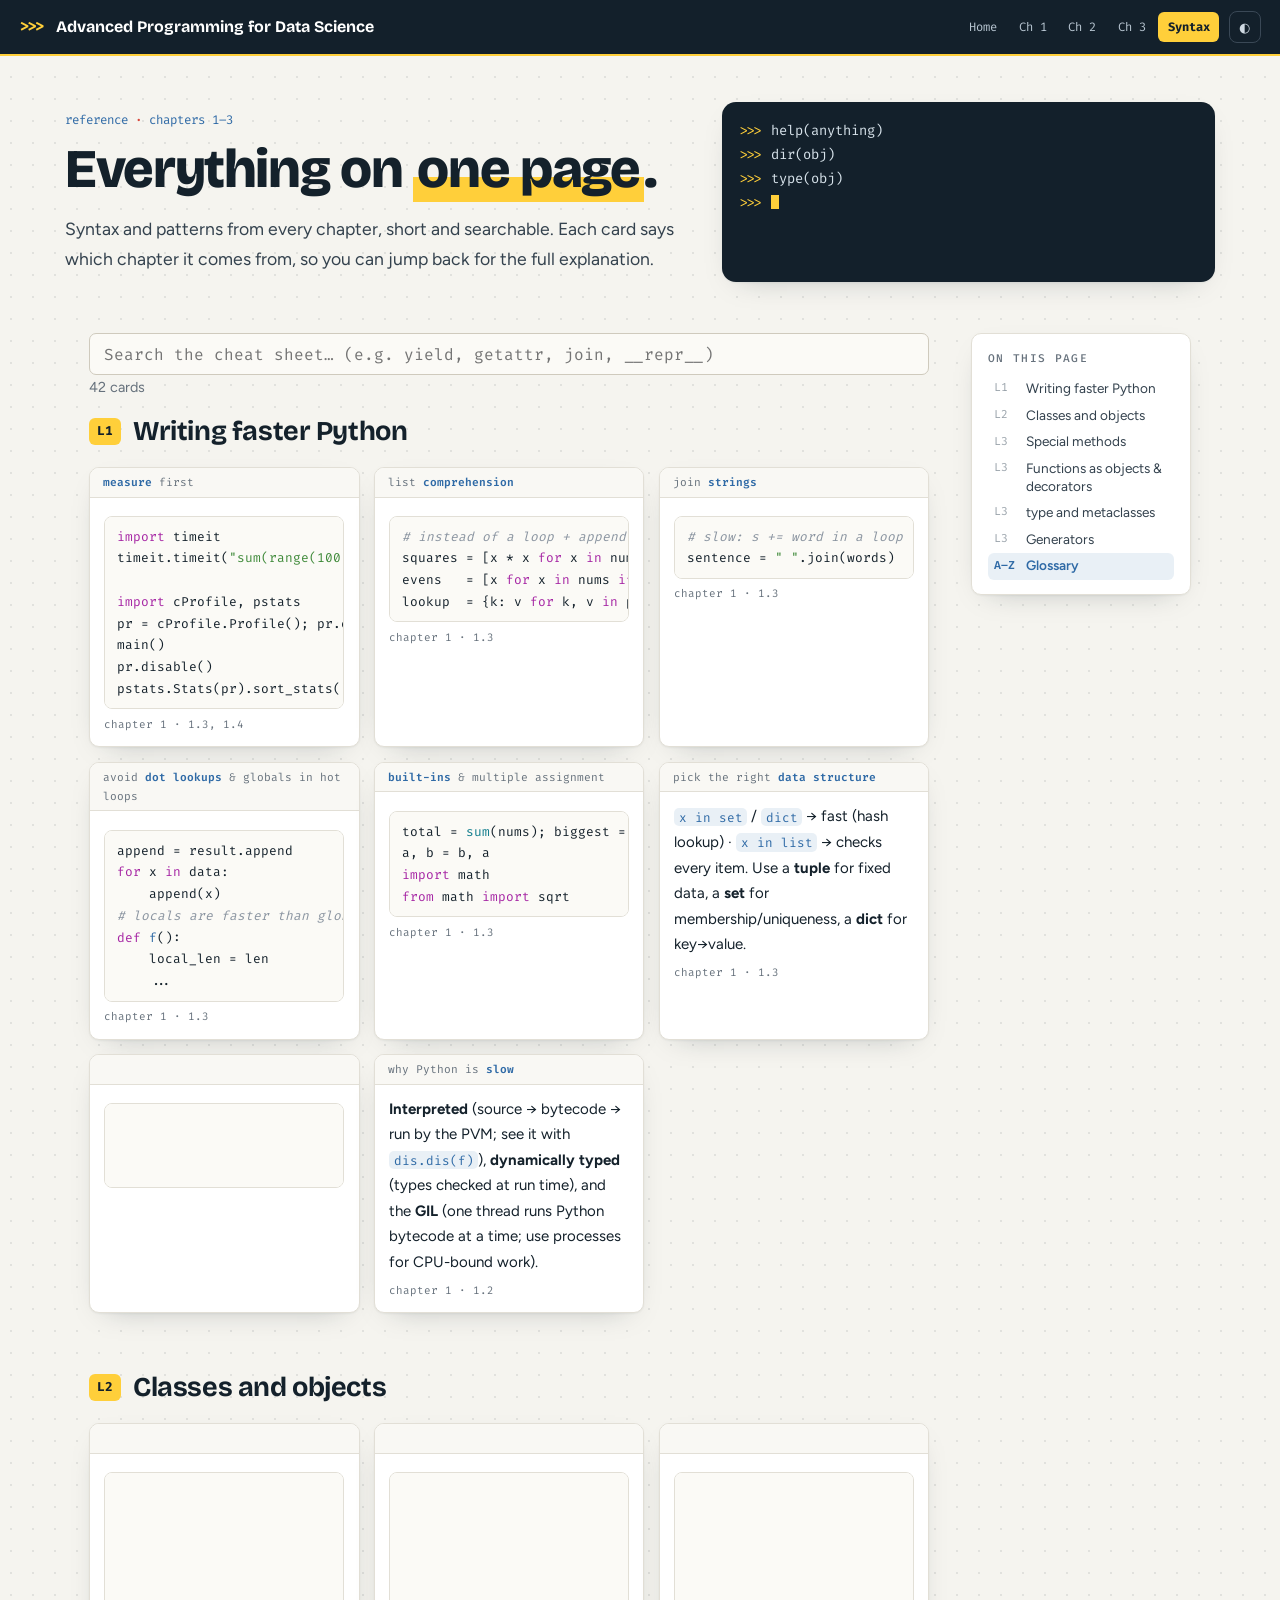
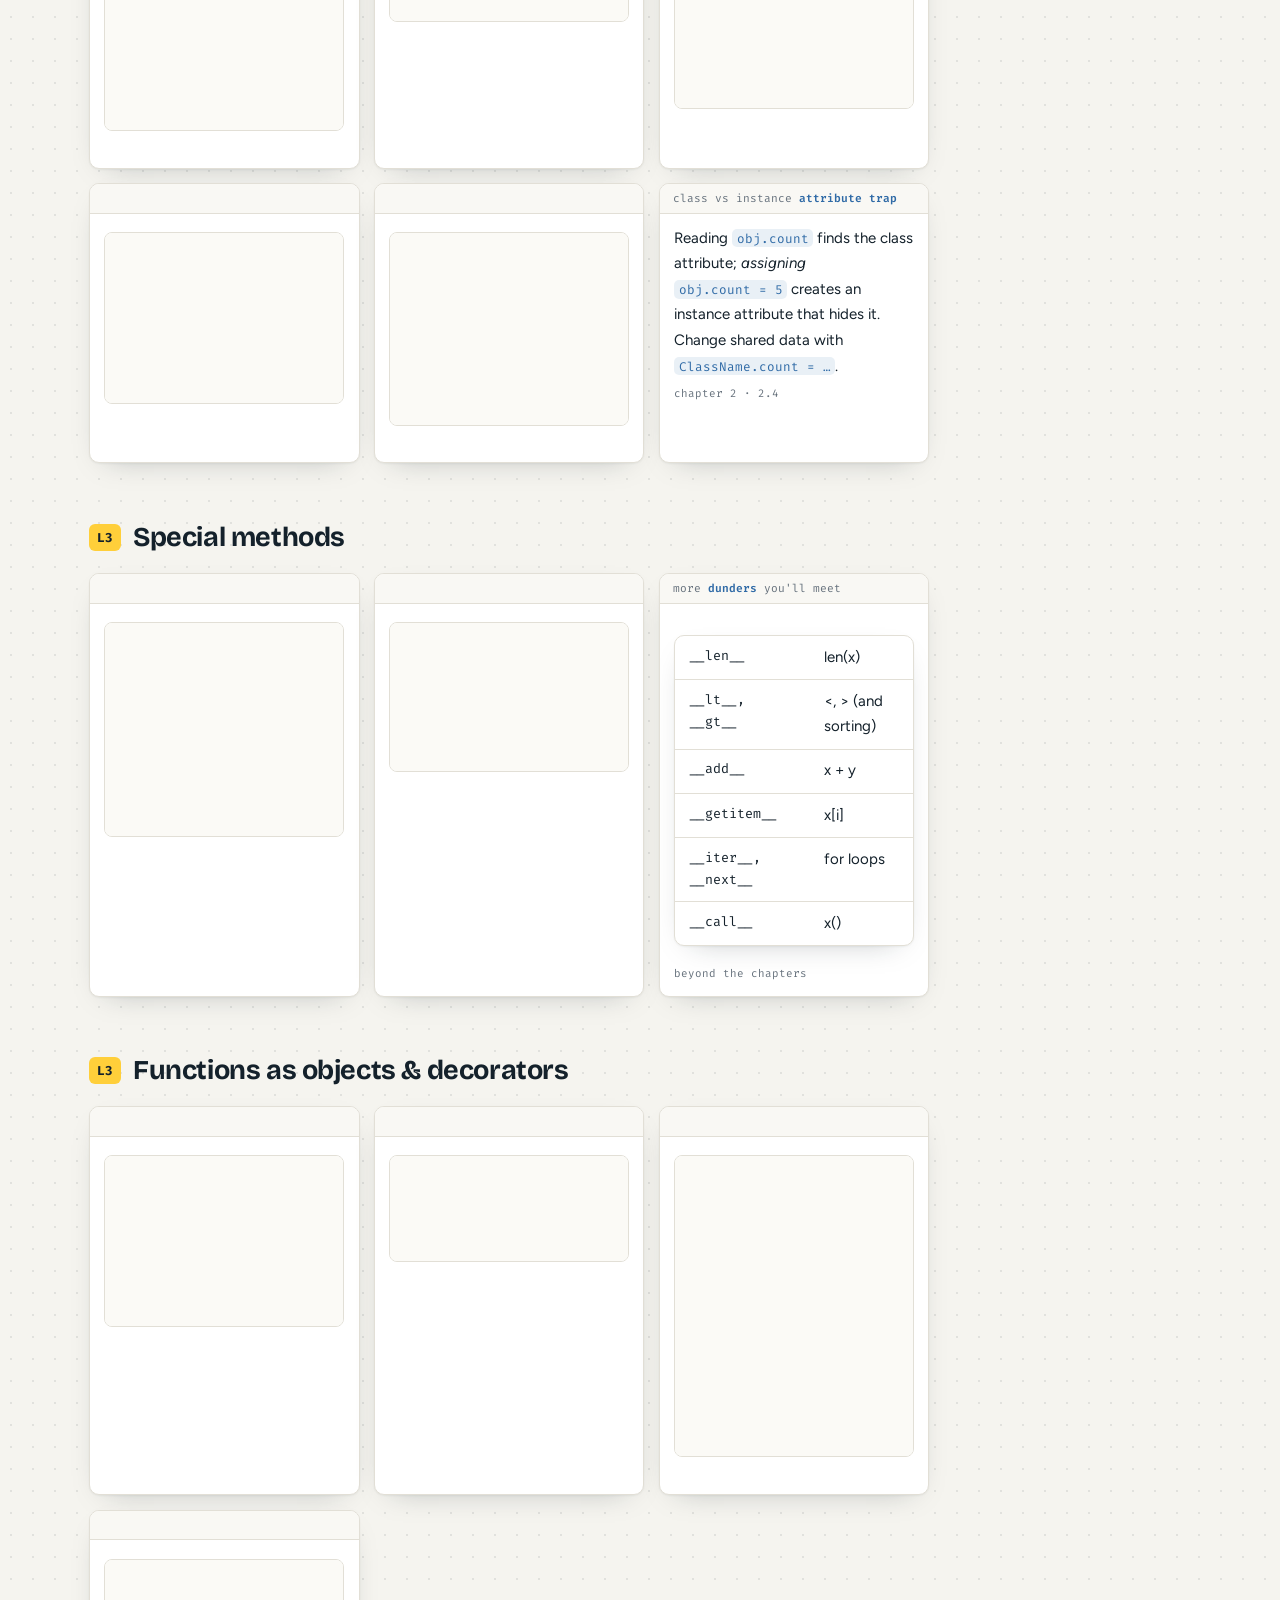
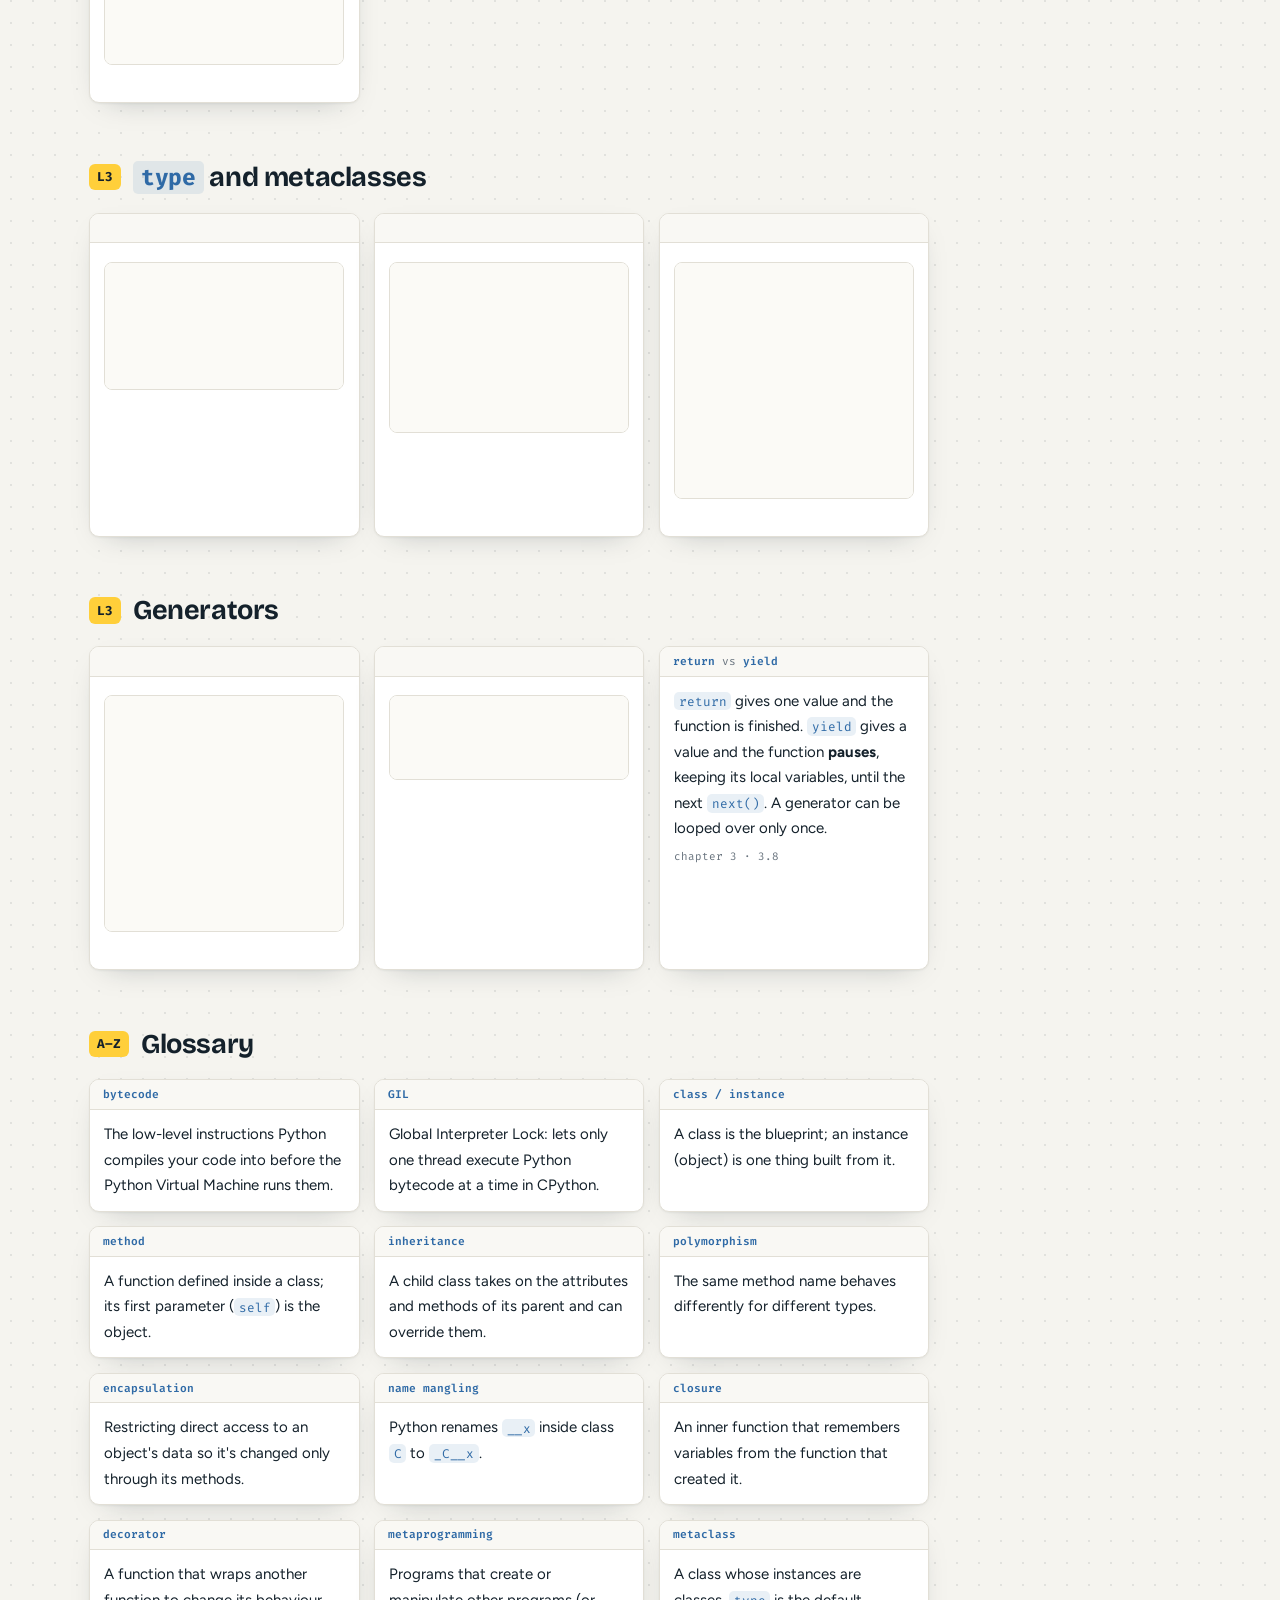
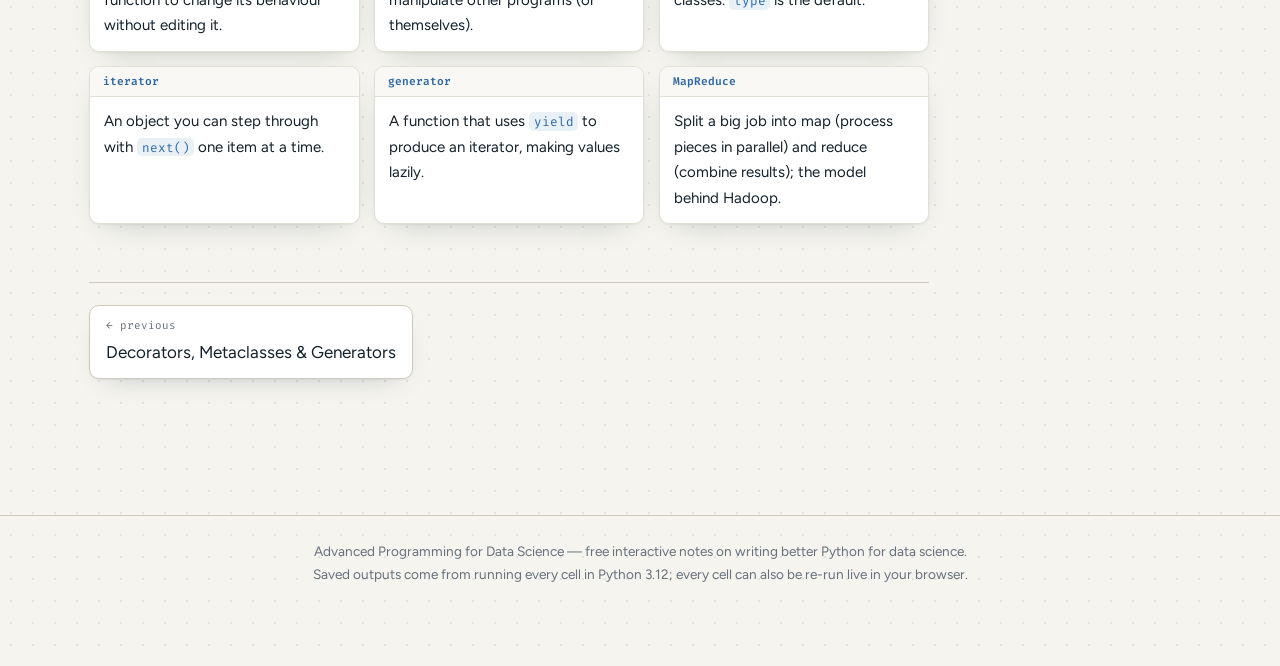
<file: reference.html>
<!DOCTYPE html>
<html lang="en">
<head>
<meta charset="UTF-8">
<meta name="viewport" content="width=device-width, initial-scale=1.0">
<title>Cheat sheet — Advanced Programming for Data Science</title>
<link rel="preconnect" href="https://fonts.googleapis.com">
<link rel="preconnect" href="https://fonts.gstatic.com" crossorigin>
<link href="https://fonts.googleapis.com/css2?family=Bricolage+Grotesque:opsz,wght@12..96,500..800&family=Figtree:ital,wght@0,400;0,600;0,700;1,400&family=Fira+Code:wght@400;600&display=swap" rel="stylesheet">
<link rel="stylesheet" href="assets/style.css">
<script src="assets/site.js"></script>
<style>
.obj pre.hl-py{font-family:var(--f-mono);font-size:.8rem;background:var(--code-bg);border:1px solid var(--line);border-radius:8px;padding:.55rem .75rem;overflow-x:auto;white-space:pre;margin:.4rem 0}
.obj .from{font-family:var(--f-mono);font-size:.68rem;color:var(--muted);margin-top:.3rem}
#ref-search{width:100%;font-size:1rem;padding:.6rem .9rem}
.hidden{display:none !important}
</style>
</head>
<body data-page="ref">

<header class="hero">
  <div class="hero-inner">
    <div>
      <div class="eyebrow">reference <b>·</b> chapters 1–3</div>
      <h1>Everything on <span class="u">one page</span>.</h1>
      <p class="lead">Syntax and patterns from every chapter, short and searchable. Each card says which chapter it comes from, so you can jump back for the full explanation.</p>
    </div>
    <div class="repl" aria-hidden="true"><span class="p">&gt;&gt;&gt;</span> help(anything)<br><span class="p">&gt;&gt;&gt;</span> dir(obj)<br><span class="p">&gt;&gt;&gt;</span> type(obj)<br><span class="p">&gt;&gt;&gt;</span> <span class="cursor"></span></div>
  </div>
</header>

<div class="page">
<main class="content">
  <input class="txt" id="ref-search" type="search" placeholder="Search the cheat sheet… (e.g. yield, getattr, join, __repr__)" aria-label="Search the cheat sheet">
  <p class="small muted" id="ref-count"></p>

<section class="section" id="r-speed">
  <div class="sec-head"><span class="sec-num">L1</span><h2>Writing faster Python</h2></div>
  <div class="grid">
    <div class="obj"><div class="ty"><b>measure</b> first</div><div class="bd"><pre class="hl-py">import timeit
timeit.timeit("sum(range(100))", number=10_000)

import cProfile, pstats
pr = cProfile.Profile(); pr.enable()
main()
pr.disable()
pstats.Stats(pr).sort_stats("cumulative").print_stats(5)</pre><div class="from">chapter 1 · 1.3, 1.4</div></div></div>
    <div class="obj"><div class="ty">list <b>comprehension</b></div><div class="bd"><pre class="hl-py"># instead of a loop + append
squares = [x * x for x in nums]
evens   = [x for x in nums if x % 2 == 0]
lookup  = {k: v for k, v in pairs}</pre><div class="from">chapter 1 · 1.3</div></div></div>
    <div class="obj"><div class="ty">join <b>strings</b></div><div class="bd"><pre class="hl-py"># slow: s += word in a loop
sentence = " ".join(words)</pre><div class="from">chapter 1 · 1.3</div></div></div>
    <div class="obj"><div class="ty">avoid <b>dot lookups</b> &amp; globals in hot loops</div><div class="bd"><pre class="hl-py">append = result.append        # look it up once
for x in data:
    append(x)
# locals are faster than globals:
def f():
    local_len = len
    ...</pre><div class="from">chapter 1 · 1.3</div></div></div>
    <div class="obj"><div class="ty"><b>built-ins</b> &amp; multiple assignment</div><div class="bd"><pre class="hl-py">total = sum(nums); biggest = max(nums)
a, b = b, a                   # swap without a temp
import math                   # import only what you use
from math import sqrt</pre><div class="from">chapter 1 · 1.3</div></div></div>
    <div class="obj"><div class="ty">pick the right <b>data structure</b></div><div class="bd"><p><code>x in set</code> / <code>dict</code> → fast (hash lookup) · <code>x in list</code> → checks every item. Use a <strong>tuple</strong> for fixed data, a <strong>set</strong> for membership/uniqueness, a <strong>dict</strong> for key→value.</p><div class="from">chapter 1 · 1.3</div></div></div>
    <div class="obj"><div class="ty"><b>vectorise</b> with NumPy</div><div class="bd"><pre class="hl-py">import numpy as np
a = np.arange(1_000_000)
(a * a).sum()                 # no Python loop</pre><div class="from">chapter 1 · 1.5</div></div></div>
    <div class="obj"><div class="ty">why Python is <b>slow</b></div><div class="bd"><p><strong>Interpreted</strong> (source → bytecode → run by the PVM; see it with <code>dis.dis(f)</code>), <strong>dynamically typed</strong> (types checked at run time), and the <strong>GIL</strong> (one thread runs Python bytecode at a time; use processes for CPU-bound work).</p><div class="from">chapter 1 · 1.2</div></div></div>
  </div>
</section>

<section class="section" id="r-class">
  <div class="sec-head"><span class="sec-num">L2</span><h2>Classes and objects</h2></div>
  <div class="grid">
    <div class="obj"><div class="ty">class <b>template</b></div><div class="bd"><pre class="hl-py">class Person:
    count = 0                         # class attribute (shared)
    def __init__(self, name, age=25): # constructor
        self.name = name              # instance attribute
        self.age = age
        Person.count += 1
    def display(self):                # method
        print(self.name)

p = Person("Ahmed")                   # create
p.display()                           # = Person.display(p)</pre><div class="from">chapter 2 · 2.2–2.4</div></div></div>
    <div class="obj"><div class="ty">attributes <b>by name</b></div><div class="bd"><pre class="hl-py">hasattr(p, "email")           # True / False
getattr(p, "name")            # p.name
getattr(p, "email", None)     # default if missing
setattr(p, "email", "a@b.c")  # p.email = ...
getattr(obj, "method")()      # call a method by name
p.__dict__                    # all instance attributes</pre><div class="from">chapter 2 · 2.5</div></div></div>
    <div class="obj"><div class="ty"><b>inheritance</b></div><div class="bd"><pre class="hl-py">class Teacher(Person):
    def __init__(self, name, courses):
        super().__init__(name)   # or Person.__init__(self, name)
        self.courses = courses
    def display(self):           # override
        super().display()        # reuse the parent's
        print(self.courses)

isinstance(t, Person); issubclass(Teacher, Person)
Teacher.__mro__                  # lookup order</pre><div class="from">chapter 2 · 2.6</div></div></div>
    <div class="obj"><div class="ty"><b>polymorphism</b></div><div class="bd"><pre class="hl-py">class Cat(Animal):
    def speak(self): return "Meow!"
class Dog(Animal):
    def speak(self): return "Woof!"

for a in [Cat(), Dog()]:
    print(a.speak())             # same name, own behaviour</pre><div class="from">chapter 2 · 2.7</div></div></div>
    <div class="obj"><div class="ty"><b>encapsulation</b></div><div class="bd"><pre class="hl-py">self.name      # public
self._project  # protected — convention only
self.__salary  # private — stored as _Employee__salary

def get_salary(self): return self.__salary
def set_salary(self, v):
    if v &lt; 0: raise ValueError("negative")
    self.__salary = v</pre><div class="from">chapter 2 · 2.9</div></div></div>
    <div class="obj"><div class="ty">class vs instance <b>attribute trap</b></div><div class="bd"><p>Reading <code>obj.count</code> finds the class attribute; <em>assigning</em> <code>obj.count = 5</code> creates an instance attribute that hides it. Change shared data with <code>ClassName.count = …</code>.</p><div class="from">chapter 2 · 2.4</div></div></div>
  </div>
</section>

<section class="section" id="r-special">
  <div class="sec-head"><span class="sec-num">L3</span><h2>Special methods</h2></div>
  <div class="grid">
    <div class="obj"><div class="ty"><b>__str__</b>, <b>__repr__</b>, <b>__eq__</b></div><div class="bd"><pre class="hl-py">class Person:
    def __init__(self, name, age):
        self.name, self.age = name, age
    def __str__(self):            # print(p), str(p), f"{p}"
        return f"{self.name}, {self.age}"
    def __repr__(self):           # repr(p), Out[], lists
        return f"Person({self.name!r}, {self.age})"
    def __eq__(self, other):      # p1 == p2
        return (self.name, self.age) == (other.name, other.age)</pre><div class="from">chapter 3 · 3.4</div></div></div>
    <div class="obj"><div class="ty"><b>__new__</b> then <b>__init__</b></div><div class="bd"><pre class="hl-py">class Person:
    def __new__(cls, name):       # 1. create (gets the class)
        obj = super().__new__(cls)
        return obj                # must return it
    def __init__(self, name):     # 2. initialise (gets the object)
        self.name = name</pre><div class="from">chapter 3 · 3.5</div></div></div>
    <div class="obj"><div class="ty">more <b>dunders</b> you'll meet</div><div class="bd"><div class="table-wrap"><table class="t">
      <tr><td class="mono">__len__</td><td>len(x)</td></tr>
      <tr><td class="mono">__lt__, __gt__</td><td>&lt;, &gt; (and sorting)</td></tr>
      <tr><td class="mono">__add__</td><td>x + y</td></tr>
      <tr><td class="mono">__getitem__</td><td>x[i]</td></tr>
      <tr><td class="mono">__iter__, __next__</td><td>for loops</td></tr>
      <tr><td class="mono">__call__</td><td>x()</td></tr>
    </table></div><div class="from">beyond the chapters</div></div></div>
  </div>
</section>

<section class="section" id="r-deco">
  <div class="sec-head"><span class="sec-num">L3</span><h2>Functions as objects &amp; decorators</h2></div>
  <div class="grid">
    <div class="obj"><div class="ty"><b>closure</b></div><div class="bd"><pre class="hl-py">def outer(x):
    def inner(y):
        return x + y      # remembers x
    return inner          # no ()

add_five = outer(5)
add_five(4)               # 9</pre><div class="from">chapter 3 · 3.2</div></div></div>
    <div class="obj"><div class="ty">pass a <b>function</b></div><div class="bd"><pre class="hl-py">def calculate(fun, x, y):
    return fun(x, y)
calculate(subtract, 5, 8)  # -3
sorted(words, key=len)     # same idea, built in</pre><div class="from">chapter 3 · 3.2</div></div></div>
    <div class="obj"><div class="ty">decorator <b>template</b></div><div class="bd"><pre class="hl-py">import functools

def my_decorator(fun):
    @functools.wraps(fun)
    def inner(*args, **kwargs):
        # before
        result = fun(*args, **kwargs)
        # after
        return result
    return inner

@my_decorator            # f = my_decorator(f)
def f(a, b): ...</pre><div class="from">chapter 3 · 3.3</div></div></div>
    <div class="obj"><div class="ty"><b>stacking</b> order</div><div class="bd"><pre class="hl-py">@star          # outermost: runs first and last
@percent       # applied first (closest to f)
def printer(msg): ...
# printer = star(percent(printer))</pre><div class="from">chapter 3 · 3.3</div></div></div>
  </div>
</section>

<section class="section" id="r-meta">
  <div class="sec-head"><span class="sec-num">L3</span><h2><code>type</code> and metaclasses</h2></div>
  <div class="grid">
    <div class="obj"><div class="ty">the <b>type</b> chain</div><div class="bd"><pre class="hl-py">type(10)          # int
type(int)         # type
type(Person)      # type
type(type)        # type
isinstance(Person, type)   # True</pre><div class="from">chapter 3 · 3.1, 3.6</div></div></div>
    <div class="obj"><div class="ty">build a class with <b>type()</b></div><div class="bd"><pre class="hl-py">Test = type("Test", (Base,), dict(x=10, method=my_fun))
# same as:
class Test(Base):
    x = 10
    method = my_fun
# classes can be changed later:
Test.y = 20</pre><div class="from">chapter 3 · 3.6</div></div></div>
    <div class="obj"><div class="ty"><b>metaclass</b> template</div><div class="bd"><pre class="hl-py">class Registry(type):
    classes = {}
    def __new__(cls, name, bases, dct):
        new_class = super().__new__(cls, name, bases, dct)
        Registry.classes[name] = new_class
        return new_class

class Dog(metaclass=Registry):
    pass
type(Dog)          # __main__.Registry</pre><div class="from">chapter 3 · 3.7</div></div></div>
  </div>
</section>

<section class="section" id="r-gen">
  <div class="sec-head"><span class="sec-num">L3</span><h2>Generators</h2></div>
  <div class="grid">
    <div class="obj"><div class="ty">generator <b>function</b></div><div class="bd"><pre class="hl-py">def my_range(n):
    i = 0
    while i &lt; n:
        yield i           # give a value, pause here
        i += 1

r = my_range(3)           # nothing runs yet
next(r); next(r); next(r) # 0, 1, 2
next(r)                   # StopIteration
for x in my_range(3): ... # for handles StopIteration</pre><div class="from">chapter 3 · 3.8</div></div></div>
    <div class="obj"><div class="ty">generator <b>expression</b></div><div class="bd"><pre class="hl-py">[x * x for x in data]     # list: all values now
(x * x for x in data)     # generator: one at a time
sum(x * x for x in data)  # no list built</pre><div class="from">chapter 3 · 3.8</div></div></div>
    <div class="obj"><div class="ty"><b>return</b> vs <b>yield</b></div><div class="bd"><p><code>return</code> gives one value and the function is finished. <code>yield</code> gives a value and the function <strong>pauses</strong>, keeping its local variables, until the next <code>next()</code>. A generator can be looped over only once.</p><div class="from">chapter 3 · 3.8</div></div></div>
  </div>
</section>

<section class="section" id="r-gloss">
  <div class="sec-head"><span class="sec-num">A–Z</span><h2>Glossary</h2></div>
  <div class="grid">
    <div class="obj"><div class="ty"><b>bytecode</b></div><div class="bd"><p>The low-level instructions Python compiles your code into before the Python Virtual Machine runs them.</p></div></div>
    <div class="obj"><div class="ty"><b>GIL</b></div><div class="bd"><p>Global Interpreter Lock: lets only one thread execute Python bytecode at a time in CPython.</p></div></div>
    <div class="obj"><div class="ty"><b>class / instance</b></div><div class="bd"><p>A class is the blueprint; an instance (object) is one thing built from it.</p></div></div>
    <div class="obj"><div class="ty"><b>method</b></div><div class="bd"><p>A function defined inside a class; its first parameter (<code>self</code>) is the object.</p></div></div>
    <div class="obj"><div class="ty"><b>inheritance</b></div><div class="bd"><p>A child class takes on the attributes and methods of its parent and can override them.</p></div></div>
    <div class="obj"><div class="ty"><b>polymorphism</b></div><div class="bd"><p>The same method name behaves differently for different types.</p></div></div>
    <div class="obj"><div class="ty"><b>encapsulation</b></div><div class="bd"><p>Restricting direct access to an object's data so it's changed only through its methods.</p></div></div>
    <div class="obj"><div class="ty"><b>name mangling</b></div><div class="bd"><p>Python renames <code>__x</code> inside class <code>C</code> to <code>_C__x</code>.</p></div></div>
    <div class="obj"><div class="ty"><b>closure</b></div><div class="bd"><p>An inner function that remembers variables from the function that created it.</p></div></div>
    <div class="obj"><div class="ty"><b>decorator</b></div><div class="bd"><p>A function that wraps another function to change its behaviour without editing it.</p></div></div>
    <div class="obj"><div class="ty"><b>metaprogramming</b></div><div class="bd"><p>Programs that create or manipulate other programs (or themselves).</p></div></div>
    <div class="obj"><div class="ty"><b>metaclass</b></div><div class="bd"><p>A class whose instances are classes. <code>type</code> is the default.</p></div></div>
    <div class="obj"><div class="ty"><b>iterator</b></div><div class="bd"><p>An object you can step through with <code>next()</code> one item at a time.</p></div></div>
    <div class="obj"><div class="ty"><b>generator</b></div><div class="bd"><p>A function that uses <code>yield</code> to produce an iterator, making values lazily.</p></div></div>
    <div class="obj"><div class="ty"><b>MapReduce</b></div><div class="bd"><p>Split a big job into map (process pieces in parallel) and reduce (combine results); the model behind Hadoop.</p></div></div>
  </div>
</section>

<div id="lec-nav"></div>
</main>
<aside class="toc"></aside>
</div>

<script>
document.addEventListener('ds:ready', () => {
  const box = document.getElementById('ref-search'), count = document.getElementById('ref-count');
  const cards = Array.from(document.querySelectorAll('.section .obj')), secs = Array.from(document.querySelectorAll('.content > .section'));
  function filter() {
    const q = box.value.trim().toLowerCase();
    let n = 0;
    cards.forEach(c => { const hit = !q || c.textContent.toLowerCase().includes(q); c.classList.toggle('hidden', !hit); if (hit) n++; });
    secs.forEach(s => s.classList.toggle('hidden', !s.querySelector('.obj:not(.hidden)')));
    count.textContent = q ? `${n} card${n === 1 ? '' : 's'} match “${box.value.trim()}”` : `${cards.length} cards`;
  }
  box.addEventListener('input', filter); filter();
});
</script>
</body>
</html>
</file>
<file: assets/style.css>
/* DS588 Advanced Programming for Data Science — "annotated notebook" theme */
*,*::before,*::after{box-sizing:border-box;margin:0;padding:0}
:root{
  --bg:#f5f4ef;
  --dot:rgba(20,35,45,.09);
  --panel:#ffffff;
  --panel2:#f9f8f4;
  --ink:#14212b;
  --ink2:#34424e;
  --muted:#66717c;
  --faint:#9aa3ab;
  --line:#e2dfd6;
  --line2:#cfcabd;
  --py-blue:#2f6aa6;
  --py-blue-soft:rgba(47,106,166,.10);
  --py-yellow:#ffcf3a;
  --py-yellow-soft:rgba(255,207,58,.28);
  --coral:#d9483b;
  --coral-soft:rgba(217,72,59,.09);
  --green:#2c8a5a;
  --green-soft:rgba(44,138,90,.10);
  --violet:#6b4fbf;
  --violet-soft:rgba(107,79,191,.09);
  --bar:#13202b;
  --bar-ink:#e9eef2;
  --code-bg:#fbfaf6;
  --prompt-in:#2f6aa6;
  --prompt-out:#c0392b;
  --shadow:0 1px 2px rgba(20,33,43,.05),0 10px 30px -18px rgba(20,33,43,.35);
  --r:10px;
  --f-head:'Bricolage Grotesque',system-ui,sans-serif;
  --f-body:'Figtree',system-ui,sans-serif;
  --f-mono:'Fira Code',ui-monospace,Consolas,monospace;
  color-scheme:light;
}
@media (prefers-color-scheme:dark){:root:not([data-theme="light"]){
  --bg:#11161b;--dot:rgba(200,220,240,.06);--panel:#181f26;--panel2:#1d252d;--ink:#e6ebef;--ink2:#c3ccd4;--muted:#94a0aa;--faint:#68737d;
  --line:#28323b;--line2:#36414b;--py-blue:#79abe2;--py-blue-soft:rgba(121,171,226,.13);--py-yellow:#ffd75e;--py-yellow-soft:rgba(255,215,94,.18);
  --coral:#ff8a7a;--coral-soft:rgba(255,138,122,.11);--green:#6fd3a0;--green-soft:rgba(111,211,160,.11);--violet:#b6a2ff;--violet-soft:rgba(182,162,255,.11);
  --bar:#0b1015;--code-bg:#141a20;--prompt-in:#79abe2;--prompt-out:#ff8a7a;--shadow:0 1px 2px rgba(0,0,0,.3),0 10px 30px -18px rgba(0,0,0,.8);color-scheme:dark}}
:root[data-theme="dark"]{
  --bg:#11161b;--dot:rgba(200,220,240,.06);--panel:#181f26;--panel2:#1d252d;--ink:#e6ebef;--ink2:#c3ccd4;--muted:#94a0aa;--faint:#68737d;
  --line:#28323b;--line2:#36414b;--py-blue:#79abe2;--py-blue-soft:rgba(121,171,226,.13);--py-yellow:#ffd75e;--py-yellow-soft:rgba(255,215,94,.18);
  --coral:#ff8a7a;--coral-soft:rgba(255,138,122,.11);--green:#6fd3a0;--green-soft:rgba(111,211,160,.11);--violet:#b6a2ff;--violet-soft:rgba(182,162,255,.11);
  --bar:#0b1015;--code-bg:#141a20;--prompt-in:#79abe2;--prompt-out:#ff8a7a;--shadow:0 1px 2px rgba(0,0,0,.3),0 10px 30px -18px rgba(0,0,0,.8);color-scheme:dark}

html{scroll-behavior:smooth;scroll-padding-top:72px}
body{background-color:var(--bg);background-image:radial-gradient(var(--dot) 1.2px,transparent 1.3px);background-size:22px 22px;color:var(--ink);font-family:var(--f-body);font-size:17px;line-height:1.7;overflow-x:hidden}
a{color:var(--py-blue);text-underline-offset:3px}
strong{font-weight:700}
code{font-family:var(--f-mono);font-size:.84em;background:var(--py-blue-soft);color:var(--py-blue);padding:.06em .36em;border-radius:5px;white-space:nowrap}
::selection{background:var(--py-yellow-soft)}
.hl{background:linear-gradient(transparent 55%,var(--py-yellow-soft) 55%);padding:0 .1em}

/* ── top bar ── */
.topbar{position:sticky;top:0;z-index:50;background:var(--bar);color:var(--bar-ink);display:flex;align-items:center;gap:.6rem;padding:0 1.2rem;min-height:54px;box-shadow:0 2px 0 var(--py-yellow)}
.topbar .brand{display:flex;align-items:center;gap:.6rem;color:#fff;text-decoration:none;margin-right:auto;white-space:nowrap}
.topbar .brand .prompt{font-family:var(--f-mono);font-weight:700;color:var(--py-yellow);font-size:.95rem}
.topbar .brand .t{font-family:var(--f-head);font-weight:700;font-size:1rem}
.topbar .brand .code{font-family:var(--f-mono);font-size:.72rem;color:#9fb0bf;border:1px solid #33414e;border-radius:4px;padding:.05rem .4rem}
.topbar .links{display:flex;gap:.15rem;overflow-x:auto;scrollbar-width:none}
.topbar .links::-webkit-scrollbar{display:none}
.topbar .links a{color:#b8c6d2;text-decoration:none;font-family:var(--f-mono);font-size:.76rem;padding:.3rem .6rem;border-radius:6px;white-space:nowrap}
.topbar .links a:hover{color:#fff;background:rgba(255,255,255,.07)}
.topbar .links a.active{color:var(--bar);background:var(--py-yellow);font-weight:700}
.theme-btn{background:none;border:1px solid #3a4856;color:#cfd9e2;border-radius:8px;width:32px;height:32px;cursor:pointer;flex-shrink:0}
.theme-btn:hover{border-color:var(--py-yellow);color:var(--py-yellow)}
.progress{position:fixed;top:0;left:0;height:3px;background:var(--py-yellow);z-index:60;width:0}

/* ── hero ── */
.hero{padding:3rem 1.5rem 2.2rem}
.hero-inner{max-width:1150px;margin:0 auto;display:grid;grid-template-columns:minmax(0,1.25fr) minmax(0,1fr);gap:2.5rem;align-items:center}
.hero .eyebrow{font-family:var(--f-mono);font-size:.78rem;color:var(--py-blue);margin-bottom:.6rem}
.hero .eyebrow b{color:var(--coral);font-weight:500}
.hero h1{font-family:var(--f-head);font-weight:800;font-size:clamp(2.1rem,4.6vw,3.4rem);line-height:1.05;letter-spacing:-.025em;margin-bottom:1rem}
.hero h1 .u{background:linear-gradient(transparent 62%,var(--py-yellow) 62%);padding:0 .08em}
.hero p.lead{color:var(--ink2);font-size:1.1rem;max-width:640px}
.tags{display:flex;flex-wrap:wrap;gap:.4rem;margin-top:1.1rem}
.tags span{font-family:var(--f-mono);font-size:.72rem;padding:.2rem .55rem;border-radius:999px;background:var(--panel);border:1px solid var(--line2);color:var(--ink2)}
.meta{display:flex;flex-wrap:wrap;gap:.4rem 1.3rem;margin-top:1.1rem;font-size:.86rem;color:var(--muted)}
.meta b{color:var(--ink2)}
.repl{background:var(--bar);color:#d7e2ea;border-radius:14px;padding:1rem 1.1rem;font-family:var(--f-mono);font-size:.86rem;line-height:1.75;box-shadow:var(--shadow);min-height:180px}
.repl .p{color:var(--py-yellow)} .repl .o{color:#9fd0ff} .repl .c{color:#6f8293}
.repl .cursor{display:inline-block;width:.55em;height:1.05em;background:var(--py-yellow);vertical-align:-.15em;animation:blink 1s steps(2) infinite}
@keyframes blink{50%{opacity:0}}
@media (max-width:820px){.hero-inner{grid-template-columns:1fr}}

/* ── layout ── */
.page{max-width:1150px;margin:0 auto;padding:1rem 1.5rem 5rem;display:grid;grid-template-columns:minmax(0,1fr) 220px;gap:2.6rem}
.content{min-width:0}
.toc{position:sticky;top:78px;align-self:start;max-height:calc(100vh - 100px);overflow:auto;font-size:.85rem;background:var(--panel);border:1px solid var(--line);border-radius:var(--r);padding:.9rem 1rem;box-shadow:var(--shadow)}
.toc h4{font-family:var(--f-mono);font-size:.7rem;color:var(--muted);font-weight:500;margin-bottom:.5rem;text-transform:uppercase;letter-spacing:.12em}
.toc a{display:flex;gap:.45rem;color:var(--ink2);text-decoration:none;padding:.28rem .35rem;border-radius:6px;line-height:1.3}
.toc a .n{font-family:var(--f-mono);font-size:.72rem;color:var(--faint);min-width:1.6rem;padding-top:.08rem}
.toc a:hover{background:var(--panel2)}
.toc a.on{background:var(--py-blue-soft);color:var(--py-blue);font-weight:600}
.toc a.on .n{color:var(--py-blue)}
@media (max-width:1000px){.page{grid-template-columns:1fr}.toc{display:none}}

/* ── sections ── */
.section{margin-bottom:3.6rem}
.sec-head{display:flex;align-items:center;gap:.75rem;margin-bottom:1rem}
.sec-num{font-family:var(--f-mono);font-size:.8rem;font-weight:700;color:var(--bar);background:var(--py-yellow);border-radius:6px;padding:.15rem .5rem}
.section h2{font-family:var(--f-head);font-weight:700;font-size:1.7rem;letter-spacing:-.015em;line-height:1.2}
.section h3{font-family:var(--f-head);font-weight:700;font-size:1.22rem;margin:2rem 0 .55rem}
.content p{margin-bottom:.95rem}
.content ul,.content ol{margin:0 0 1rem 1.35rem}
.content li{margin-bottom:.35rem}
.content li::marker{color:var(--py-blue)}
.muted{color:var(--muted)} .small{font-size:.9rem}

/* ── callouts ── */
.note{background:var(--panel);border:1px solid var(--line);border-left:4px solid var(--py-blue);border-radius:0 var(--r) var(--r) 0;padding:.9rem 1.1rem;margin:1.3rem 0;font-size:.98rem;box-shadow:var(--shadow)}
.note p:last-child,.note ul:last-child{margin-bottom:0}
.note .lbl{font-family:var(--f-mono);font-size:.7rem;text-transform:uppercase;letter-spacing:.12em;font-weight:700;margin-bottom:.3rem;color:var(--py-blue)}
.note.plain{border-left-color:var(--py-yellow);background:linear-gradient(90deg,var(--py-yellow-soft),var(--panel) 45%)}
.note.plain .lbl{color:#9a6b00}
:root[data-theme="dark"] .note.plain .lbl{color:var(--py-yellow)}
@media (prefers-color-scheme:dark){:root:not([data-theme="light"]) .note.plain .lbl{color:var(--py-yellow)}}
.note.trap{border-left-color:var(--coral)} .note.trap .lbl{color:var(--coral)}
.note.key{border-left-color:var(--violet)} .note.key .lbl{color:var(--violet)}
.note.ok{border-left-color:var(--green)} .note.ok .lbl{color:var(--green)}
.note.lec{border-left-color:var(--green);background:linear-gradient(90deg,var(--green-soft),var(--panel) 45%)} .note.lec .lbl{color:var(--green)}

/* ── notebook cells ── */
.cell{display:grid;grid-template-columns:76px minmax(0,1fr);margin:1rem 0;position:relative}
.cell .gut{font-family:var(--f-mono);font-size:.76rem;color:var(--prompt-in);text-align:right;padding:.7rem .6rem 0 0;white-space:nowrap}
.cell .box{background:var(--code-bg);border:1px solid var(--line2);border-radius:8px;overflow:hidden;min-width:0;transition:border-color .15s}
.cell:hover .box,.cell.editing .box{border-color:var(--py-blue)}
.cell .bar{display:flex;align-items:center;gap:.35rem;padding:.3rem .45rem .3rem .75rem;border-bottom:1px solid var(--line);background:var(--panel2)}
.cell .bar .clab{font-family:var(--f-mono);font-size:.7rem;color:var(--muted);margin-right:auto;overflow:hidden;text-overflow:ellipsis;white-space:nowrap}
.cbtn{font-family:var(--f-mono);font-size:.68rem;padding:.16rem .5rem;border-radius:5px;border:1px solid var(--line2);background:var(--panel);color:var(--ink2);cursor:pointer;white-space:nowrap}
.cbtn:hover{border-color:var(--py-blue);color:var(--py-blue)}
.cbtn.run{background:var(--py-blue);border-color:var(--py-blue);color:#fff}
.cbtn.run:hover{filter:brightness(1.12);color:#fff}
.cell pre,.cell textarea{font-family:var(--f-mono);font-size:.84rem;line-height:1.6;padding:.75rem .9rem;tab-size:4;white-space:pre;overflow-x:auto;color:var(--ink);margin:0;display:block;width:100%}
.cell textarea{border:none;outline:none;resize:vertical;background:var(--code-bg);min-height:80px}
.cell .out{display:grid;grid-template-columns:76px minmax(0,1fr);grid-column:1 / -1}
.cell .out .gut{color:var(--prompt-out);padding-top:.45rem}
.cell .out pre{padding:.45rem .9rem .5rem;color:var(--ink2);background:transparent;font-size:.82rem}
.cell .out pre.err{color:var(--coral)}
.cell .out .live{font-family:var(--f-mono);font-size:.62rem;color:var(--green);margin-left:.4rem;vertical-align:1px}
.cell .out pre .exc{color:var(--coral);font-weight:600}
/* syntax */
.k{color:#a626a4}.s{color:#3f8a3a}.n{color:#c66a00}.c{color:#8a94a0;font-style:italic}.f{color:#2f6aa6}.b{color:#0f7c8c}.d{color:#b8860b}.sf{color:#c0392b}
:root[data-theme="dark"] .k{color:#d39cf5} :root[data-theme="dark"] .s{color:#9bdc8c} :root[data-theme="dark"] .n{color:#f5b971} :root[data-theme="dark"] .f{color:#8cc2ff} :root[data-theme="dark"] .b{color:#6fd6e2} :root[data-theme="dark"] .d{color:#ffd75e} :root[data-theme="dark"] .sf{color:#ff8a7a}
@media (prefers-color-scheme:dark){:root:not([data-theme="light"]) .k{color:#d39cf5}:root:not([data-theme="light"]) .s{color:#9bdc8c}:root:not([data-theme="light"]) .n{color:#f5b971}:root:not([data-theme="light"]) .f{color:#8cc2ff}:root:not([data-theme="light"]) .b{color:#6fd6e2}:root:not([data-theme="light"]) .d{color:#ffd75e}:root:not([data-theme="light"]) .sf{color:#ff8a7a}}
@media (max-width:640px){.cell{grid-template-columns:1fr}.cell .gut{text-align:left;padding:0 0 .2rem}.cell .out{grid-template-columns:1fr}.cell .out .gut{padding:.2rem 0 0 .9rem}}

/* ── tables & cards ── */
.table-wrap{overflow-x:auto;margin:1.2rem 0;background:var(--panel);border:1px solid var(--line);border-radius:var(--r);box-shadow:var(--shadow)}
table.t{width:100%;border-collapse:collapse;font-size:.94rem}
table.t th{text-align:left;padding:.6rem .85rem;font-size:.78rem;font-family:var(--f-mono);font-weight:600;color:var(--muted);background:var(--panel2);border-bottom:1px solid var(--line2);white-space:nowrap}
table.t td{padding:.55rem .85rem;border-bottom:1px solid var(--line);vertical-align:top}
table.t tr:last-child td{border-bottom:none}
table.t td.mono{font-family:var(--f-mono);font-size:.83rem}
.grid{display:grid;grid-template-columns:repeat(auto-fit,minmax(min(230px,100%),1fr));gap:.9rem;margin:1.2rem 0}
.obj{background:var(--panel);border:1px solid var(--line);border-radius:var(--r);overflow:hidden;box-shadow:var(--shadow)}
.obj .ty{font-family:var(--f-mono);font-size:.7rem;color:var(--muted);background:var(--panel2);border-bottom:1px solid var(--line);padding:.3rem .8rem}
.obj .ty b{color:var(--py-blue);font-weight:600}
.obj .bd{padding:.75rem .9rem}
.obj h4{font-family:var(--f-head);font-size:1.04rem;margin-bottom:.25rem}
.obj p{font-size:.94rem;margin-bottom:.4rem}
.obj p:last-child{margin-bottom:0}
.steps{counter-reset:s;list-style:none;margin:1.1rem 0 !important;padding:0}
.steps>li{counter-increment:s;position:relative;padding:0 0 .85rem 2.6rem;margin:0}
.steps>li::before{content:counter(s);position:absolute;left:0;top:.05rem;width:1.8rem;height:1.8rem;border-radius:50%;display:grid;place-items:center;font-family:var(--f-mono);font-size:.78rem;font-weight:700;background:var(--bar);color:var(--py-yellow)}

/* ── labs (interactive widgets) ── */
.lab{background:var(--panel);border:1px solid var(--line2);border-radius:14px;margin:1.6rem 0;box-shadow:var(--shadow);overflow:hidden}
.lab-head{display:flex;align-items:center;gap:.6rem;padding:.6rem 1rem;background:var(--bar);color:#fff}
.lab-head .badge{font-family:var(--f-mono);font-size:.66rem;font-weight:700;color:var(--bar);background:var(--py-yellow);border-radius:4px;padding:.08rem .4rem;text-transform:uppercase;letter-spacing:.08em}
.lab-head .title{font-family:var(--f-head);font-weight:600;font-size:1rem}
.lab-body{padding:1rem 1.1rem}
.lab-body>.hint{font-size:.92rem;color:var(--muted);margin-bottom:.7rem}
.row{display:flex;flex-wrap:wrap;gap:.5rem;align-items:center;margin:.55rem 0}
.btn{font-family:var(--f-mono);font-size:.76rem;cursor:pointer;border-radius:7px;padding:.42rem .8rem;border:1px solid var(--line2);background:var(--panel);color:var(--ink);transition:background .12s,border-color .12s}
.btn:hover{border-color:var(--py-blue);color:var(--py-blue)}
.btn.on,.btn.primary{background:var(--py-blue);border-color:var(--py-blue);color:#fff}
.btn.yellow{background:var(--py-yellow);border-color:var(--py-yellow);color:#14212b;font-weight:700}
.btn:disabled{opacity:.45;cursor:not-allowed}
.seg{display:inline-flex;border:1px solid var(--line2);border-radius:8px;overflow:hidden}
.seg .btn{border:none;border-radius:0;border-right:1px solid var(--line2)}
.seg .btn:last-child{border-right:none}
input.txt,select.txt{font-family:var(--f-mono);font-size:.84rem;background:var(--code-bg);color:var(--ink);border:1px solid var(--line2);border-radius:7px;padding:.38rem .6rem;outline:none}
input.txt:focus,select.txt:focus{border-color:var(--py-blue)}
.explain{font-size:.94rem;background:var(--panel2);border:1px dashed var(--line2);border-radius:8px;padding:.7rem .9rem;margin-top:.7rem}
.explain b{color:var(--py-blue)}
.stat{display:inline-block;background:var(--code-bg);border:1px solid var(--line);border-radius:8px;padding:.35rem .7rem;margin:.2rem .3rem .2rem 0}
.stat .k2{display:block;font-family:var(--f-mono);font-size:.62rem;text-transform:uppercase;letter-spacing:.1em;color:var(--muted)}
.stat .v{font-family:var(--f-mono);font-size:1rem;font-weight:700}
svg.dia{display:block;width:100%;height:auto;background:var(--code-bg);border:1px solid var(--line);border-radius:10px}
svg.dia text{font-family:var(--f-mono);font-size:12px;fill:var(--ink)}
svg.dia .boxr{fill:var(--panel);stroke:var(--line2);stroke-width:1.4}
svg.dia .name{fill:var(--py-yellow-soft);stroke:#d6a500;stroke-width:1.4}
svg.dia .cls{fill:var(--py-blue-soft);stroke:var(--py-blue);stroke-width:1.6}
svg.dia .inst{fill:var(--green-soft);stroke:var(--green);stroke-width:1.4}
svg.dia .meta{fill:var(--violet-soft);stroke:var(--violet);stroke-width:1.6}
svg.dia .arrow{stroke:var(--ink2);stroke-width:1.5;fill:none}
svg.dia .arrow.hot{stroke:var(--coral);stroke-width:2.2}
svg.dia .muted{fill:var(--muted)}
.bars{display:grid;gap:.45rem;margin:.6rem 0}
.barrow{display:grid;grid-template-columns:minmax(120px,210px) 1fr 90px;gap:.6rem;align-items:center;font-size:.86rem}
.barrow .bt{height:18px;border-radius:5px;background:var(--py-blue);transition:width .5s ease;min-width:2px}
.barrow .bt.slow{background:var(--coral)} .barrow .bt.fast{background:var(--green)}
.barrow .bl{font-family:var(--f-mono);font-size:.78rem;color:var(--ink2)}
.barrow .bv{font-family:var(--f-mono);font-size:.78rem;text-align:right}
@media (max-width:640px){.barrow{grid-template-columns:1fr 60px}.barrow .bt{grid-column:1 / -1;order:3}}

/* ── quiz ── */
.quiz{background:var(--panel);border:1px solid var(--line2);border-radius:14px;padding:1.1rem 1.2rem;margin:1.6rem 0;box-shadow:var(--shadow)}
.quiz-top{display:flex;justify-content:space-between;align-items:center;gap:1rem;flex-wrap:wrap;margin-bottom:.4rem}
.quiz-top h3{margin:0 !important}
.quiz-score{font-family:var(--f-mono);font-size:.85rem;color:var(--bar);background:var(--py-yellow);border-radius:6px;padding:.1rem .55rem;font-weight:700}
.q{border-top:1px solid var(--line);padding:.95rem 0}
.q:first-of-type{border-top:none}
.q-text{font-weight:600;margin-bottom:.5rem}
.q pre{font-family:var(--f-mono);font-size:.82rem;background:var(--code-bg);border:1px solid var(--line);border-radius:8px;padding:.55rem .8rem;margin-bottom:.6rem;overflow-x:auto}
.q-opts{display:grid;gap:.4rem}
.q-opt{text-align:left;font-family:var(--f-body);font-size:.96rem;background:var(--panel2);border:1px solid var(--line2);color:var(--ink);border-radius:8px;padding:.5rem .8rem;cursor:pointer}
.q-opt:hover:not(:disabled){border-color:var(--py-blue)}
.q-opt code{white-space:normal}
.q-opt.right{border-color:var(--green);background:var(--green-soft)}
.q-opt.wrong{border-color:var(--coral);background:var(--coral-soft)}
.q-opt:disabled{cursor:default}
.q-fb{display:none;margin-top:.55rem;font-size:.95rem;padding:.55rem .8rem;border-radius:8px;background:var(--panel2);border:1px solid var(--line)}
.q-fb.show{display:block}
.q-fb b.ok{color:var(--green)} .q-fb b.no{color:var(--coral)}

/* ── summary & nav ── */
.summary{background:var(--bar);color:#dfe8ee;border-radius:14px;padding:1.2rem 1.4rem}
.summary ul{margin:0 0 0 1.2rem}
.summary li{margin-bottom:.4rem}
.summary li::marker{color:var(--py-yellow)}
.summary code{background:rgba(255,255,255,.08);color:var(--py-yellow)}
.lec-nav{display:flex;justify-content:space-between;gap:1rem;flex-wrap:wrap;margin-top:3rem;padding-top:1.4rem;border-top:1px solid var(--line2)}
.lec-nav a{display:flex;flex-direction:column;gap:.1rem;padding:.7rem 1rem;border-radius:10px;border:1px solid var(--line2);background:var(--panel);min-width:210px;color:var(--ink);text-decoration:none;box-shadow:var(--shadow)}
.lec-nav a:hover{border-color:var(--py-blue)}
.lec-nav a span{font-family:var(--f-mono);font-size:.68rem;color:var(--muted)}
.lec-nav a.next{text-align:right;margin-left:auto}

/* ── kernel status pill ── */
.kernel{position:fixed;right:18px;bottom:18px;z-index:70;display:flex;align-items:center;gap:.5rem;background:var(--bar);color:#dfe8ee;border-radius:999px;padding:.45rem .85rem;font-family:var(--f-mono);font-size:.74rem;box-shadow:0 8px 24px rgba(0,0,0,.25)}
.kernel .dot{width:9px;height:9px;border-radius:50%;background:#6f8293}
.kernel .dot.idle{background:#5fd38d} .kernel .dot.busy{background:var(--py-yellow);animation:blink 1s steps(2) infinite} .kernel .dot.err{background:#ff6b5b}
.kernel button{background:none;border:1px solid #3a4856;color:#cfd9e2;border-radius:6px;font-family:var(--f-mono);font-size:.68rem;padding:.1rem .45rem;cursor:pointer}
.kernel button:hover{border-color:var(--py-yellow);color:var(--py-yellow)}

/* ── home ── */
.wrap{max-width:1150px;margin:0 auto;padding:0 1.5rem}
.sec-title{display:flex;align-items:baseline;gap:.8rem;margin:2.6rem 0 1rem}
.sec-title h2{font-family:var(--f-head);font-size:1.6rem}
.sec-title .c2{font-family:var(--f-mono);font-size:.8rem;color:var(--muted)}
.lecs{display:grid;grid-template-columns:repeat(auto-fill,minmax(min(330px,100%),1fr));gap:1rem}
.lec{display:flex;flex-direction:column;background:var(--panel);border:1px solid var(--line);border-radius:14px;overflow:hidden;color:var(--ink);text-decoration:none;box-shadow:var(--shadow);transition:transform .15s,border-color .15s}
.lec:hover{transform:translateY(-3px);border-color:var(--py-blue)}
.lec .ty{font-family:var(--f-mono);font-size:.72rem;background:var(--bar);color:#9fb0bf;padding:.45rem .9rem}
.lec .ty b{color:var(--py-yellow);font-weight:500}
.lec .bd{padding:1rem 1.1rem;display:flex;flex-direction:column;flex:1}
.lec h3{font-family:var(--f-head);font-size:1.3rem;line-height:1.2;margin-bottom:.45rem}
.lec p{font-size:.95rem;color:var(--ink2);margin-bottom:.8rem;flex:1}
.lec .tags span{background:var(--panel2)}
.lec .prog{font-family:var(--f-mono);font-size:.72rem;color:var(--muted);margin-top:.7rem}
.lec .prog b{color:var(--green);font-weight:600}
footer.site{margin-top:3.5rem;padding:1.5rem 1.5rem 5rem;text-align:center;font-size:.85rem;color:var(--muted);border-top:1px solid var(--line2)}
footer.site code{white-space:normal}

@media (max-width:640px){
  body{font-size:16px}
  .topbar{padding:0 .7rem}
  .topbar .brand .t,.topbar .brand .code{display:none}
  .hero{padding:2rem 1rem 1.4rem}
  .page{padding:.5rem 1rem 4rem}
  .section h2{font-size:1.38rem}
  .lab-body{padding:.8rem}
  .wrap{padding:0 1rem}
  .kernel .lbl{display:none}
  .lec-nav a{min-width:0;flex:1}
}

/* ---------- code view with a current-line marker (L3 labs) ---------- */
.codeview{font-family:var(--f-mono);font-size:.82rem;background:var(--code-bg);border:1px solid var(--line);border-radius:8px;padding:.55rem 0;margin:.4rem 0;overflow-x:auto}
.codeview .ln{display:block;white-space:pre;padding:0 .9rem 0 2.6rem;position:relative;min-height:1.45em;line-height:1.45}
.codeview .ln::before{content:attr(data-n);position:absolute;left:.7rem;color:var(--muted);opacity:.6;font-size:.72rem}
.codeview .ln.cur{background:color-mix(in srgb,var(--py-yellow) 30%,transparent)}
.codeview .ln.cur::after{content:"◀ paused here";position:absolute;right:.7rem;color:var(--coral);font-size:.7rem;font-weight:600}
.codeview .ln.ran{background:color-mix(in srgb,var(--green) 12%,transparent)}
.chips{display:flex;flex-wrap:wrap;gap:.4rem;margin:.4rem 0}
.chips span{font-family:var(--f-mono);font-size:.78rem;padding:.25rem .55rem;border-radius:6px;background:var(--panel2);border:1px solid var(--line)}
.chips span.new{border-color:var(--coral);color:var(--coral)}
.onion{display:flex;flex-direction:column;gap:.35rem;font-family:var(--f-mono);font-size:.8rem}
.onion .layer{border:2px solid var(--line);border-radius:10px;padding:.4rem .6rem}
@media (max-width:640px){ p code, li code, .q-text code, .explain code{white-space:normal;overflow-wrap:anywhere} }
</file>
